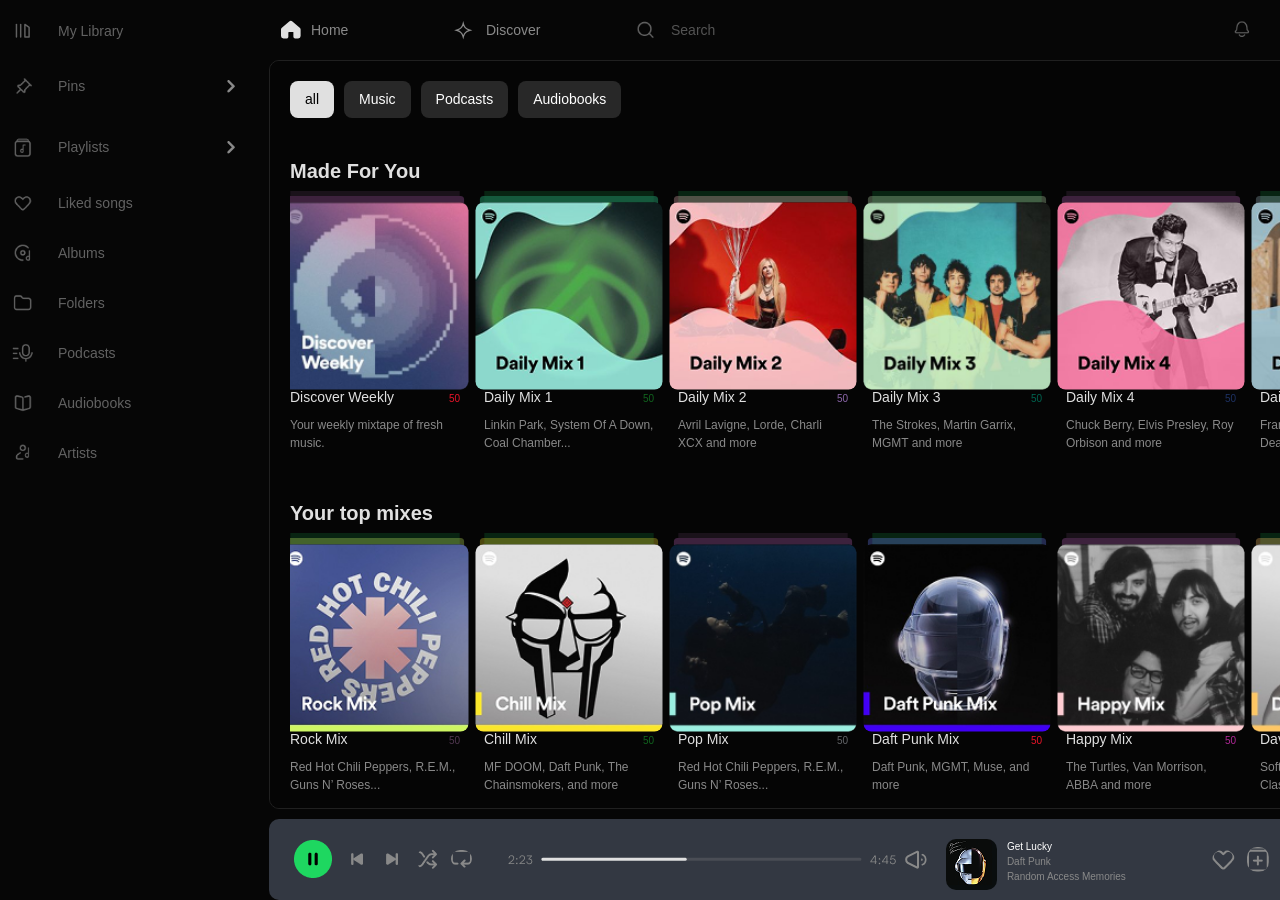
<file: index.html>
<!DOCTYPE html>
<html lang="en">

<head>
    <meta charset="UTF-8">
    <meta name="viewport" content="width=device-width, initial-scale=1.0">
    <title>Home</title>
    <link rel="stylesheet" href="./css/style.css">

</head>

<body>

    <div class="desktop-wrapper">

        <!--navigation-->
    <input type="checkbox" id="friends-toggle" style="display: none;">
    <header class="header">
        <nav class="nav">

            <ul class="nav__list">
                <li class="nav__item">
                    <a href="/index.html" class="nav__link">
                        <!-- <img class="nav__icon" src="./assets/header-icons/home-icon.png" alt="home-icon"> -->
                        <svg xmlns="http://www.w3.org/2000/svg" width="20" height="20" viewBox="0 0 23 21" fill="none">
                            <path
                                d="M1.17859 9.98612V17.4946C1.17859 18.4245 1.93244 19.1784 2.86237 19.1784H6.22994C6.79611 19.2071 7.27089 18.7557 7.27089 18.1888V13.2814C7.27089 12.3557 8.01812 11.6037 8.94378 11.5977L13.7313 11.5667C14.6655 11.5607 15.426 12.3163 15.426 13.2505V18.2717C15.426 18.7724 15.8319 19.1784 16.3326 19.1784H19.7002C20.6301 19.1784 21.384 18.4245 21.384 17.4946V9.98612C21.384 9.49083 21.1659 9.02066 20.7878 8.70074L12.3689 1.57704C11.7411 1.04583 10.8215 1.04583 10.1937 1.57704L1.77475 8.70074C1.39665 9.02066 1.17859 9.49083 1.17859 9.98612Z"
                                fill="#E0E0E0" stroke="#E0E0E0" stroke-width="2.3573" stroke-linecap="round"
                                stroke-linejoin="round" />
                        </svg>
                        <span class="nav__text"><b>Home</b></span>
                    </a>
                </li>

                <li class="nav__item">
                    <a href="/discovery.html" class="nav__link">
                        <!-- <img class="nav__icon" src="./assets/header-icons/Star-icon.png" alt="Star-icon"> -->

                        <svg xmlns="http://www.w3.org/2000/svg" width="25" height="25" viewBox="0 0 41 41" fill="none">
                            <path
                                d="M20.5903 29.5869C21.8159 25.2217 25.2271 21.8105 29.5923 20.585L31.3872 20.0811L29.5923 19.5771C25.2271 18.3516 21.8159 14.9404 20.5903 10.5752L20.0864 8.78027L19.5825 10.5752C18.357 14.9404 14.9457 18.3516 10.5806 19.5771L8.78564 20.0811L10.5806 20.585C14.9457 21.8105 18.357 25.2217 19.5825 29.5869L20.0864 31.3818L20.5903 29.5869Z"
                                stroke="#898989" stroke-width="2" />
                        </svg>
                        <span class="nav__text">Discover</span>
                    </a>
                </li>

                <li class="nav__items">
                    <a href="/search.html" class="nav__link nav__btn">
                        <input type="text" name="search" placeholder="Search " class="nav__icon nav__text ">

                    </a>
                </li>
            </ul>

            <ul class="nav__list">
                <li class="nav__items">
                    <button href="#" class="nav__btn">
                        <img class="nav__icon" src="./assets/header-icons/notification-icon.png"
                            alt="notification-icon">

                    </button>
                </li>

                <li class="nav__items">
                    <button href="#" class="nav__btn">
                        <img class="nav__icon" src="./assets/header-icons/unlock-icon.png" alt="unlock-icon">

                    </button>
                </li>

                <!-- <li class="nav__item">
        <a href="#" class="nav__link">
          <img class="nav__icon" src="./assets/header-icons/friends-icon.png" alt="friends-icon">
         
        </a>
      </li> -->

                <li class="nav__items">
                    <label for="friends-toggle" class="nav__friends-trigger nav__btn">
                        <!-- <img class="nav__icon" src="./assets/header-icons/friends-icon.png" alt="Friends Activity"> -->
                        <svg xmlns="http://www.w3.org/2000/svg" width="30" height="30" viewBox="0 0 41 41" fill="none">
                            <path
                                d="M29.4 14.3136C29.4 16.1735 27.8922 17.6812 26.0324 17.6812C24.1725 17.6812 22.6648 16.1735 22.6648 14.3136C22.6648 12.4538 24.1725 10.946 26.0324 10.946C27.8922 10.946 29.4 12.4538 29.4 14.3136Z"
                                stroke="#898989" stroke-width="2.02054" />
                            <path
                                d="M19.113 23.4167L19.8628 22.9168C21.6898 21.6988 23.8365 21.0488 26.0324 21.0488C28.2282 21.0488 30.3749 21.6988 32.2019 22.9168L32.9517 23.4167C33.8885 24.0412 34.4513 25.0927 34.4513 26.2187V27.8962C34.4513 28.7641 33.7477 29.4677 32.8797 29.4677H26.0324H19.185C18.317 29.4677 17.6134 28.7641 17.6134 27.8962V26.2187C17.6134 25.0927 18.1762 24.0412 19.113 23.4167Z"
                                stroke="#898989" stroke-width="2.02054" stroke-linecap="round"
                                stroke-linejoin="round" />
                            <path
                                d="M17.9811 14.3136C17.9811 16.1735 16.4734 17.6812 14.6135 17.6812C12.7537 17.6812 11.246 16.1735 11.246 14.3136C11.246 12.4538 12.7537 10.946 14.6135 10.946C16.4734 10.946 17.9811 12.4538 17.9811 14.3136Z"
                                stroke="#898989" stroke-width="2.02054" />
                            <path
                                d="M14.6135 21.0488C12.4177 21.0488 10.271 21.6988 8.44398 22.9168L7.69419 23.4167C6.75734 24.0412 6.19461 25.0927 6.19461 26.2187V27.8962C6.19461 28.7641 6.89821 29.4677 7.76614 29.4677H13.8271"
                                stroke="#898989" stroke-width="2.02054" stroke-linecap="round"
                                stroke-linejoin="round" />
                        </svg>
                    </label>
                </li>

                <li class="nav__items">
                    <button href="#" class="nav__btn">
                        <img class="nav__icon" src="./assets/header-icons/settings-icon.png" alt="settings-icon">

                    </button>
                </li>

                <li class="nav__items">
                    <button href="#" class="nav__btn">
                        <img class="nav__icon" src="./assets/header-icons/dark-mode-icon.png" alt="dark-mode-icon">

                    </button>
                </li>
            </ul>

        </nav>
    </header>
    <!--left side-bar-->
    <aside class="sidebar">
        <nav class="nav-aside" aria-label="Main Navigation">
            <ul class="nav-aside__list">

                <li class="nav-aside__item">
                    <a href="/library.html" class="nav-aside__link nav-aside__link--active">
                        <!-- <img class="nav-aside__icon" src="./assets/aside-icons/library-icon.png" alt="library" aria-hidden="true"> -->
                        <svg xmlns="http://www.w3.org/2000/svg" width="30" height="30" viewBox="0 0 41 41" fill="none">
                            <g clip-path="url(#clip0_11021_3266)">
                                <path d="M11.562 11.5621V28.849" stroke="#898989" stroke-width="2.02054"
                                    stroke-linecap="round" stroke-linejoin="round" />
                                <path d="M17.3242 11.5621V28.849" stroke="#898989" stroke-width="2.02054"
                                    stroke-linecap="round" stroke-linejoin="round" />
                                <path d="M23.0865 28.849V11.5621L28.8488 15.5514V28.849H23.0865Z" stroke="#898989"
                                    stroke-width="2.02054" stroke-linecap="round" stroke-linejoin="round" />
                            </g>
                            <defs>

                        </svg>
                        <span class="nav-aside__text">My Library</span>
                    </a>
                </li>

                <li class="nav-aside__item">
                    <a href="/search" class="nav-aside__link">
                        <img class="nav-aside__icon" src="./assets/aside-icons/pin-icon.png" alt="pin"
                            aria-hidden="true">
                        <span class="nav-aside__text">Pins</span>
                    </a>
                    <img class="nav-aside__vector" src="./assets/aside-icons/vector-icon.png" alt="vector">
                </li>

                <li class="nav-aside__item">
                    <a href="/library" class="nav-aside__link">
                        <img class="nav-aside__icon" src="./assets/aside-icons/playlist-icon.png" alt="playlist"
                            aria-hidden="true">
                        <span class="nav-aside__text">Playlists</span>
                    </a>
                    <img class="nav-aside__vector" src="./assets/aside-icons/vector-icon.png" alt="vector">
                </li>

                <li class="nav-aside__item">
                    <a href="/likedsongs.html" class="nav-aside__link">
                        <img class="nav-aside__icon" src="./assets/aside-icons/heart-icons.png" alt="heart"
                            aria-hidden="true">
                        <span class="nav-aside__text">Liked songs</span>
                    </a>
                </li>

                <li class="nav-aside__item">
                    <a href="/library" class="nav-aside__link">
                        <img class="nav-aside__icon" src="./assets/aside-icons/albums-icons.png" alt="albums"
                            aria-hidden="true">
                        <span class="nav-aside__text">Albums</span>
                    </a>
                </li>

                <li class="nav-aside__item">
                    <a href="/library" class="nav-aside__link">
                        <img class="nav-aside__icon" src="./assets/aside-icons/folders-icons.png" alt="folders"
                            aria-hidden="true">
                        <span class="nav-aside__text">Folders</span>
                    </a>
                </li>

                <li class="nav-aside__item">
                    <a href="/library" class="nav-aside__link">
                        <img class="nav-aside__icon" src="./assets/aside-icons/podcasts-icons.png" alt="Podcasts"
                            aria-hidden="true">
                        <span class="nav-aside__text">Podcasts</span>
                    </a>
                </li>

                <li class="nav-aside__item">
                    <a href="/library" class="nav-aside__link">
                        <img class="nav-aside__icon" src="./assets/aside-icons/audiobooks-icons.png" alt="Audiobooks"
                            aria-hidden="true">
                        <span class="nav-aside__text">Audiobooks</span>
                    </a>
                </li>

                <li class="nav-aside__item">
                    <a href="/library" class="nav-aside__link">
                        <img class="nav-aside__icon" src="./assets/aside-icons/artists-icons.png" alt="Artists"
                            aria-hidden="true">
                        <span class="nav-aside__text">Artists</span>
                    </a>
                </li>

            </ul>
        </nav>
    </aside>
    <!--right side-bar-->
    <aside class="friends-sidebar">
        <div class="friends-sidebar__header">
            <span class="friends-sidebar__title">Friend Activity</span>
            <div class="friends-sidebar__icons">
                <img src="./assets/aside-icons/addfriends-icons.png" class="friends-sidebar__icon" alt="addfriends">
                <label for="friends-toggle" class="friends-sidebar__close">✕</label>
            </div>

        </div>

        <div class="friends-sidebar__content">
            <div class="friend-item">
                <div class="friend-item__avatar">
                    <img src="./assets/aside-icons/friend1.png" alt="User">
                    <div class="friend-item__status-dot"></div>
                </div>

                <div class="friend-item__info">
                    <div class="friend-item__name">FriendlyMusicListener</div>
                    <div class="friend-item__details">
                        <span class="friend-item__icon"> <svg xmlns="http://www.w3.org/2000/svg" width="30" height="30"
                                viewBox="0 0 30 30" fill="none">
                                <path d="M10.4172 20.323V16.24M14.8715 20.323V9.55859M19.3257 20.323V13.6417"
                                    stroke="#1ED760" stroke-width="1.48475" stroke-linecap="round" />
                            </svg></span> <span class="friend-item__song">Goosebumps</span>
                        <span class="friend-item__separator">•</span>
                        <span class="friend-item__artist">Travis Scott</span>
                    </div>
                </div>
            </div>
            <div class="friend-item">
                <div class="friend-item__avatar">
                    <img src="./assets/aside-icons/friend2.png" alt="User">
                    <div class="friend-item__status-dot"></div>
                </div>

                <div class="friend-item__info">
                    <div class="friend-item__name">AverageMusicEnjoyer</div>
                    <div class="friend-item__details">
                        <span class="friend-item__icon"> <svg xmlns="http://www.w3.org/2000/svg" width="30" height="30"
                                viewBox="0 0 30 30" fill="none">
                                <path d="M10.4172 20.323V16.24M14.8715 20.323V9.55859M19.3257 20.323V13.6417"
                                    stroke="#1ED760" stroke-width="1.48475" stroke-linecap="round" />
                            </svg></span> <span class="friend-item__song">Get Lucky</span>
                        <span class="friend-item__separator">•</span>
                        <span class="friend-item__artist">Daft Punk</span>
                    </div>
                </div>
            </div>
            <div class="friend-item">
                <div class="friend-item__avatar">
                    <img src="./assets/aside-icons/friend3.png" alt="User">
                    <div class="friend-item__status-dot"></div>
                </div>

                <div class="friend-item__info">
                    <div class="friend-item__name">MusicEnthusiast</div>
                    <div class="friend-item__details">
                        <span>1h</span> <span class="friend-item__song">would he</span>
                        <span class="friend-item__separator">•</span>
                        <span class="friend-item__artist">joji</span>
                    </div>
                </div>
            </div>
            <div class="friend-item">
                <div class="friend-item__avatar">
                    <img src="./assets/aside-icons/friend4.png" alt="User">
                    <div class="friend-item__status-dot"></div>
                </div>

                <div class="friend-item__info">
                    <div class="friend-item__name">IListenToMusic56</div>
                    <div class="friend-item__details">
                        <span>6h</span> <span class="friend-item__song">Rockstar</span>
                        <span class="friend-item__separator">•</span>
                        <span class="friend-item__artist">Post Malone</span>
                    </div>
                </div>
            </div>



        </div>
    </aside>

    <label for="friends-toggle" class="friends-overlay"></label>

    <main class="main-content">
        <section class="main-hdr">
            <div class="main-hdr">
                <button class="main-hdr__btn">
                    all
                </button>
                <button class="main-hdr__btn">
                    Music
                </button>
                <button class="main-hdr__btn">
                    Podcasts
                </button>
                <button class="main-hdr__btn">
                    Audiobooks
                </button>
            </div>

            <img src="./assets/icon/Layoutcontrol.png" alt="Layout control">

        </section>
        <h1 class="hidden"></h1>
        <section class="category">
            <!--Made For You category section and action buttons -->
            <div class="category__hdr">
                <h2 class="category__title">Made For You</h2>
                <div class="category__action">

                    <a href="#first-card-MFY" class="category-left-arrow"><img src="./assets/icon/Arrow-Left.png"
                            alt="Arrow Left"></a>

                    <a href="#last-card-MFY" class="category-right-arrow"><img src="./assets/icon/Arrow-Right.png"
                            alt="Arrow Right"></a>
                    <button class="category__btn">
                        <img src="./assets/icon/More.png" alt="More">
                    </button>
                </div>
            </div>

            <!-- "made for you" cards section -->
            <div class="category__body slider">
                <div class="category__card" id="first-card-MFY">
                    <div class="category__cover category__cover_discover">
                        <img class="play" src="./assets/icon/Play_green.png" alt="Play">
                    </div>
                    <div class="category__title-group">
                        <h3 class="category__card-title">
                            Discover Weekly
                        </h3>
                        <span class="text-color_metal">50</span>
                    </div>
                    <p class="category__content">
                        Your weekly mixtape of fresh music.
                    </p>
                </div>
                <div class="category__card">
                    <div class="category__cover category__cover_DailyMix1">
                        <img class="play" src="./assets/icon/Play_green.png" alt="Play">
                    </div>
                    <div class="category__title-group">
                        <h3 class="category__card-title">
                            Daily Mix 1
                        </h3>
                        <span class="text-color_pop"> 50</span>
                    </div>
                    <p class="category__content">
                        Linkin Park, System Of A Down, Coal Chamber...
                    </p>
                </div>
                <div class="category__card">
                    <div class="category__cover category__cover_DailyMix2">
                        <img class="play" src="./assets/icon/Play_green.png" alt="Play">
                    </div>
                    <div class="category__title-group">
                        <h3 class="category__card-title">
                            Daily Mix 2
                        </h3>
                        <span class="text-color_charts">50</span>
                    </div>
                    <p class="category__content">
                        Avril Lavigne, Lorde, Charli XCX and more
                    </p>
                </div>
                <div class="category__card">
                    <div class="category__cover category__cover_DailyMix3">
                        <img class="play" src="./assets/icon/Play_green.png" alt="Play">
                    </div>
                    <div class="category__title-group">
                        <h3 class="category__card-title">
                            Daily Mix 3
                        </h3>
                        <span class="text-color_rock">50</span>
                    </div>
                    <p class="category__content">
                        The Strokes, Martin Garrix, MGMT and more
                    </p>
                </div>
                <div class="category__card">
                    <div class="category__cover category__cover_DailyMix4">
                        <img class="play" src="./assets/icon/Play_green.png" alt="Play">
                    </div>
                    <div class="category__title-group">
                        <h3 class="category__card-title">
                            Daily Mix 4
                        </h3>
                        <span class="text-color_punk">50</span>
                    </div>
                    <p class="category__content">
                        Chuck Berry, Elvis Presley, Roy Orbison and more
                    </p>
                </div>
                <div class="category__card">
                    <div class="category__cover category__cover_DailyMix6">
                        <img class="play" src="./assets/icon/Play_green.png" alt="Play">
                    </div>
                    <div class="category__title-group">
                        <h3 class="category__card-title">
                            Daily Mix 5
                        </h3>
                        <span class="text-color_new">50</span>
                    </div>
                    <p class="category__content">
                        Frank Sinatra, Gerhard Trede, Dean Martin and more
                    </p>
                </div>
                <div class="category__card">
                    <div class="category__cover category__cover_Nirvana">
                        <img class="play" src="./assets/icon/Play_green.png" alt="Play">
                    </div>
                    <div class="category__title-group">
                        <h3 class="category__card-title">
                            Nirvana Radio
                        </h3>
                        <span class="text-color_trending">50</span>
                    </div>
                    <p class="category__content">
                        The Strokes, Martin Garrix, MGMT and more
                    </p>
                </div>
                <div class="category__card" id="last-card-MFY">
                    <div class="category__cover category__cover_MixOutBoy">
                        <img class="play" src="./assets/icon/Play_green.png" alt="Play">
                    </div>
                    <div class="category__title-group">
                        <h3 class="category__card-title">
                            Fall Out Boy Radio
                        </h3>
                        <span class="text-color_instrumental">50</span>
                    </div>
                    <p class="category__content">
                        With Panic! At The Disco, The All-American Rejects,...
                    </p>
                </div>
            </div>

        </section>

        <section class="category">
            <!--Your top mixes category section and action buttons -->
            <div class="category__hdr">
                <h2 class="category__title">Your top mixes</h2>
                <div class="category__action">

                    <a href="#first-card-YTM" class="category-left-arrow"><img src="./assets/icon/Arrow-Left.png"
                            alt="Arrow Left"></a>

                    <a href="#last-card-YTM" class="category-right-arrow"><img src="./assets/icon/Arrow-Right.png"
                            alt="Arrow Right"></a>
                    <button class="category__btn">
                        <img src="./assets/icon/More.png" alt="More">
                    </button>
                </div>
            </div>
            <!-- Your top mixes cards section -->
            <div class="category__body slider">
                <div class="category__card" id="first-card-YTM">
                    <div class="category__cover category__cover_RockMix">
                        <img class="play" src="./assets/icon/Play_green.png" alt="Play">
                    </div>
                    <div class="category__title-group">
                        <h3 class="category__card-title">
                            Rock Mix
                        </h3>
                        <span class="text-color_hiphop">50</span>
                    </div>
                    <p class="category__content">
                        Red Hot Chili Peppers, R.E.M., Guns N’ Roses...
                    </p>
                </div>
                <div class="category__card">
                    <div class="category__cover category__cover_ChillMix">
                        <img class="play" src="./assets/icon/Play_green.png" alt="Play">
                    </div>
                    <div class="category__title-group">
                        <h3 class="category__card-title">
                            Chill Mix
                        </h3>
                        <span class="text-color_pop">50</span>
                    </div>
                    <p class="category__content">
                        MF DOOM, Daft Punk, The Chainsmokers, and more
                    </p>
                </div>
                <div class="category__card">
                    <div class="category__cover category__cover_PopMix">
                        <img class="play" src="./assets/icon/Play_green.png" alt="Play">
                    </div>
                    <div class="category__title-group">
                        <h3 class="category__card-title">
                            Pop Mix
                        </h3>
                        <span class="text-color_spotysingle">50</span>
                    </div>
                    <p class="category__content">
                        Red Hot Chili Peppers, R.E.M., Guns N’ Roses...
                    </p>
                </div>
                <div class="category__card">
                    <div class="category__cover category__cover_DraftPunkMix">
                        <img class="play" src="./assets/icon/Play_green.png" alt="Play">
                    </div>
                    <div class="category__title-group">
                        <h3 class="category__card-title">
                            Daft Punk Mix
                        </h3>
                        <span class="text-color_metal">50</span>
                    </div>
                    <p class="category__content">
                        Daft Punk, MGMT, Muse, and more
                    </p>
                </div>
                <div class="category__card">
                    <div class="category__cover category__cover_HappyMix">
                        <img class="play" src="./assets/icon/Play_green.png" alt="Play">
                    </div>
                    <div class="category__title-group">
                        <h3 class="category__card-title">
                            Happy Mix
                        </h3>
                        <span class="text-color_trending">50</span>
                    </div>
                    <p class="category__content">
                        The Turtles, Van Morrison, ABBA and more
                    </p>
                </div>
                <div class="category__card">
                    <div class="category__cover category__cover_DavidBowieMix">
                        <img class="play" src="./assets/icon/Play_green.png" alt="Play">
                    </div>
                    <div class="category__title-group">
                        <h3 class="category__card-title">
                            David Bowie Mix
                        </h3>
                        <span class="text-color_new">50</span>
                    </div>
                    <p class="category__content">
                        Soft Cell, The Who and The Clash
                    </p>
                </div>
                <div class="category__card">
                    <div class="category__cover category__cover_UpbeatMix">
                        <img class="play" src="./assets/icon/Play_green.png" alt="Play">
                    </div>
                    <div class="category__title-group">
                        <h3 class="category__card-title">
                            Upbeat Mix
                        </h3>
                        <span class="text-color_punk">50</span>
                    </div>
                    <p class="category__content">
                        Kylie Minogue, Charli XCX, Cage The Elephant and...
                    </p>
                </div>
                <div class="category__card" id="last-card-YTM">
                    <div class="category__cover category__cover_60sMix">
                        <img class="play" src="./assets/icon/Play_green.png" alt="Play">
                    </div>
                    <div class="category__title-group">
                        <h3 class="category__card-title">
                            60s Mix
                        </h3>
                        <span class="text-color_hiphop">50</span>
                    </div>
                    <p class="category__content">
                        Chuck Berry, Skeeter David, Van Morrison and...
                    </p>
                </div>
            </div>

        </section>

        <section class="category">
            <!--Your favorite artists category section and action buttons -->
            <div class="category__hdr">
                <h2 class="category__title">Your top mixes</h2>
                <div class="category__action">

                    <a href="#first-card-YFA" class="category-left-arrow"><img src="./assets/icon/Arrow-Left.png"
                            alt="Arrow Left"></a>

                    <a href="#last-card-YFA" class="category-right-arrow"><img src="./assets/icon/Arrow-Right.png"
                            alt="Arrow Right"></a>
                    <button class="category__btn">
                        <img src="./assets/icon/More.png" alt="More">
                    </button>
                </div>
            </div>
            <!-- Your favorite artists cards section -->
            <div class="category__body slider">
                <div class="category__card" id="first-card-YFA"> <!--id connected with left arrow-->
                    <div class="category__cover category__cover_GunsnRoses-YTM">
                        <img class="play" src="./assets/icon/Play_green.png" alt="Play">
                    </div>
                    <div class="category__title-group">
                        <h3 class="category__card-title">
                            Guns'n Roses
                        </h3>
                        <span class="text-color_new">50</span>
                    </div>
                    <p class="category__content">
                        Red Hot Chili Peppers, R.E.M., Guns N’ Roses...
                    </p>
                </div>
                <div class="category__card">
                    <div class="category__cover category__cover_DraftPunkMix-YTM">
                        <img class="play" src="./assets/icon/Play_green.png" alt="Play">
                    </div>
                    <div class="category__title-group">
                        <h3 class="category__card-title">
                            Daft Punk Mix
                        </h3>
                        <span class="text-color_country">50</span>
                    </div>
                    <p class="category__content">
                        Daft Punk, MGMT, Muse, and more
                    </p>
                </div>
                <div class="category__card" id="last-card-YFA"> <!--id connected with right arrow-->
                    <div class="category__cover category__cover_DavidBowieMix-YTM">
                        <img class="play" src="./assets/icon/Play_green.png" alt="Play">
                    </div>
                    <div class="category__title-group">
                        <h3 class="category__card-title">
                            David Bowie Mix
                        </h3>
                        <span class="text-color_pop">50</span>
                    </div>
                    <p class="category__content">
                        Soft Cell, The Who and The Clash
                    </p>
                </div>

            </div>

        </section>
    </main>


    <footer class="main-footer">
        <div class="music-bar">
            <div class="functional-side">
                <div class="controls-left">
                    <img class="icon-size" src="./assets/footer-images/greenbutton.png" alt="play button">
                    <img class="icon-size" src="./assets/footer-images/left.png" alt="click left ">
                    <img class="icon-size" src="./assets/footer-images/right.png" alt="click right">
                    <img class="icon-size" src="./assets/footer-images/random.png" alt="random">
                    <img class="icon-size" src="./assets/footer-images/return.png" alt="return">
                </div>
                <div class="progress-part">
                    <img src="./assets/footer-images/Group37.png" alt="music line">
                    <img src="./assets/footer-images/volume.png" alt="volume">
                    <div class="album-box">
                        <img src="./assets/footer-images/Rectangle6.png" alt="album photo">
                        <div class="album-box-title">
                            <h3>Get Lucky</h3>
                            <p>Daft Punk</p>
                            <p>Random Access Memories</p>
                        </div>
                    </div>
                </div>
                <div class="controls-right">
                    <img src="./assets/footer-images/like.png" alt="like button ">
                    <img src="./assets/footer-images/add.png" alt=" add playlist">
                    <img src="./assets/footer-images/Group60.png" alt="lyrics">
                    <img src="./assets/footer-images/Frame4(1).png" alt="device jam">
                    <img src="./assets/footer-images/Frame4(2).png" alt="other">
                    <img src="./assets/footer-images/Vector43.png" alt="break line">
                    <img src="./assets/footer-images/image19.png" alt="Blue circle">
                    <img src="./assets/footer-images/queue.png" alt="Queue">
                </div>

            </div>
        </div>
    </footer>
    </div>


    <div class="mobile-view">

        <div class="mobile-layout">
            <main class="mobileMain__content">
                <section class="mobileMain-hdr">
                    <div class="mobileMain-hdr__button">
                        <button class="mobileMain-hdr__btn">
                            Music
                        </button>
                        <button class="mobileMain-hdr__btn">
                            Podcasts
                        </button>
                        <button class="mobileMain-hdr__btn">
                            Audiobooks
                        </button>
                        <!-- <img class="mobileMain-hdr__img" src="./assets/icon/Layoutcontrol.png" alt="Layout control"> -->
                    </div>
                    <img class="mobileMain-hdr__img" src="./assets/icon/Layoutcontrol.png" alt="Layout control">


                </section>

                <section class="mobileCards">
                    <h1></h1>
                    <div class="mobileCards__card">
                        <img class="mobileCards-cover" src="./assets/image/MobileImage/ram.png"
                            alt="Random Access Memory">
                        <div class="mobileCards__content">
                            <h2 class="mobileCards__title">Get Lucky (feat. Pharrell Williams and Nile Rodgers)</h2>
                            <p class="mobileCards__artist">Daft Punk</p>
                        </div>
                    </div>

                    <div class="mobileCards__card">
                        <img class="mobileCards-cover" src="./assets/image/MobileImage/dailyMix2.png" alt="DailyMix2">
                        <div class="mobileCards__content">
                            <h2 class="mobileCards__title">Daily Mix 2</h2>
                            <!-- <p class=".mobileCards__artist">Daft Punk</p> -->
                        </div>
                    </div>

                    <div class="mobileCards__card">
                        <img class="mobileCards-cover" src="./assets/image/MobileImage/DailyMix1.png" alt="DailyMix1">
                        <div class="mobileCards__content">
                            <h2 class="mobileCards__title">Daily Mix 1</h2>
                            <!-- <p class=".mobileCards__artist">Daft Punk</p> -->
                        </div>
                    </div>

                    <div class="mobileCards__card">
                        <img class="mobileCards-cover" src="./assets/image/MobileImage/ram.png"
                            alt="Random Access Memory">
                        <div class="mobileCards__content">
                            <h2 class="mobileCards__title">Instant Crush</h2>
                            <p class="mobileCards__artist">Daft Punk</p>
                        </div>
                    </div>

                    <div class="mobileCards__card">
                        <img class="mobileCards-cover" src="./assets/image/MobileImage/ram.png"
                            alt="Random Access Memory">
                        <div class="mobileCards__content">
                            <h2 class="mobileCards__title">Around the world</h2>
                            <p class="mobileCards__artist">Daft Punk</p>
                        </div>
                    </div>

                    <div class="mobileCards__card">
                        <img class="mobileCards-cover" src="./assets/image/MobileImage/RockMix.png" alt="RockMix">
                        <div class="mobileCards__content">
                            <h2 class="mobileCards__title">Rock Mix</h2>
                            <!-- <p class=".mobileCards__artist">Daft Punk</p> -->
                        </div>
                    </div>
                </section>

                <!-- "Made For You" category section -->
                <section class="MobileCat">
                    <h3 class="MobileCat__title">
                        Made For You
                    </h3>
                    <!-- "made for you" cards section -->
                    <div class="MobileCat__body slider">
                        <div class="MobileCat__card" id="first-card-MFY">
                            <div class="MobileCat__cover_discovery">
                                <!-- <img class="play" src="./assets/icon/Play_green.png" alt="Play"> -->
                            </div>

                            <div class="MobileCat__title-group">
                                <h3 class="MobileCat__card-title">
                                    Discover Weekly
                                </h3>
                                <span class="">50</span>
                            </div>
                            <p class="MobileCat__content">
                                Your weekly mixtape of fresh music.
                            </p>
                        </div>

                        <div class="MobileCat__card">
                            <div class="MobileCat__cover MobileCat__cover_DailyMix1">
                                <!-- <img class="play" src="./assets/icon/Play_green.png" alt="Play"> -->
                            </div>
                            <div class="MobileCat__title-group">
                                <h3 class="MobileCat__card-title">
                                    Daily Mix 1
                                </h3>
                                <span>50</span>
                            </div>
                            <p class="MobileCat__content">
                                Linkin Park, System Of A Down, Coal Chamber...
                            </p>
                        </div>
                        
                         <div class="MobileCat__card">
                            <div class="MobileCat__cover MobileCat__cover_DailyMix2">
                                <!-- <img class="play" src="./assets/icon/Play_green.png" alt="Play"> -->
                            </div>
                            <div class="MobileCat__title-group">
                                <h3 class="MobileCat__card-title">
                                    Daily Mix 2
                                </h3>
                                <span>50</span>
                            </div>
                            <p class="MobileCat__content">
                                Avril Lavigne, Lorde, Charli XCX and more
                            </p>
                        </div>
                    </div>

                </section>

                <!-- "Your top Mixes" category section -->
                <section class="MobileCat">
                    <h3 class="MobileCat__title">
                        Your top mixes
                    </h3>
                    <!-- "Your top Mixes" cards section -->
                    <div class="MobileCat__body slider">
                        <div class="MobileCat__card">
                            <div class="MobileCat__cover_RockMix">
                                <!-- <img class="play" src="./assets/icon/Play_green.png" alt="Play"> -->
                            </div>

                            <div class="MobileCat__title-group">
                                <h3 class="MobileCat__card-title">
                                    Discover Weekly
                                </h3>
                                <span class="">50</span>
                            </div>
                            <p class="MobileCat__content">
                                Your weekly mixtape of fresh music.
                            </p>
                        </div>

                        <div class="MobileCat__card">
                            <div class="MobileCat__cover MobileCat__cover_ChillMix">
                                <!-- <img class="play" src="./assets/icon/Play_green.png" alt="Play"> -->
                            </div>
                            <div class="MobileCat__title-group">
                                <h3 class="MobileCat__card-title">
                                    Daily Mix 1
                                </h3>
                                <span>50</span>
                            </div>
                            <p class="MobileCat__content">
                                Linkin Park, System Of A Down, Coal Chamber...
                            </p>
                        </div>
                       
                         <div class="MobileCat__card">
                            <div class="MobileCat__cover MobileCat__cover_PopMix">
                                <!-- <img class="play" src="./assets/icon/Play_green.png" alt="Play"> -->
                            </div>
                            <div class="MobileCat__title-group">
                                <h3 class="MobileCat__card-title">
                                    Daily Mix 2
                                </h3>
                                <span>50</span>
                            </div>
                            <p class="MobileCat__content">
                                Avril Lavigne, Lorde, Charli XCX and more
                            </p>
                        </div>
                    </div>
                </section>

            </main>
             <footer>
               <div class="mobile-footer">
                    <div class="album-box">
                         <div class="mobileCards__footer">
                        <img class="mobileCards-cover" src="./assets/image/MobileImage/ram.png"
                            alt="Random Access Memory">
                        <div class="mobileCards__content">
                            <h2 class="mobileCards__title">Get Lucky (feat. Pharrell Williams and Nile Rodgers)</h2>
                            <p class="mobileCards__artist">Daft Punk</p>
                        </div>
                    </div>
                        <div class="album-box__icons">
                        <svg xmlns="http://www.w3.org/2000/svg" width="41" height="41" viewBox="0 0 41 41" fill="none">
                        <path d="M28.0942 18.2343C29.3511 18.9599 29.3511 20.774 28.0942 21.4997L18.1966 27.2141C16.9398 27.9397 15.3687 27.0327 15.3687 25.5814L15.3687 14.1526C15.3687 12.7013 16.9398 11.7943 18.1966 12.5199L28.0942 18.2343Z" fill="#898989"/>
                        </svg>

                        <svg xmlns="http://www.w3.org/2000/svg" width="41" height="41" viewBox="0 0 41 41" fill="none">
                        <rect width="20" height="20" rx="3" transform="matrix(1 0 0 -1 9.82703 31.3296)" stroke="#898989" stroke-width="2" stroke-linejoin="round"/>
                        <path d="M11.827 11.3296H27.827C27.827 9.67274 26.4839 8.32959 24.827 8.32959H14.827C13.1702 8.32959 11.827 9.67274 11.827 11.3296Z" stroke="#898989" stroke-width="1.5" stroke-linejoin="round"/>
                        <path d="M15.827 21.3296H19.827M23.827 21.3296H19.827M19.827 21.3296V17.3296M19.827 21.3296V25.3296" stroke="#898989" stroke-width="2.02054" stroke-linecap="round" stroke-linejoin="round"/>
                        </svg>

                    </div>
                        
                    </div>
                    
               </div>
                    

                
             </footer>
            <nav class="mobile-navigation" >
                <section class="mobile-navigation__list" >
                    <div class="mobile-navigation__content">
                         <svg class="mobile-navigation__svg" xmlns="http://www.w3.org/2000/svg" width="21" height="21" viewBox="0 0 23 21" fill="none">
                        <path d="M1.17865 9.98612V17.4946C1.17865 18.4245 1.93251 19.1784 2.86243 19.1784H6.23C6.79618 19.2071 7.27095 18.7557 7.27095 18.1888V13.2814C7.27095 12.3557 8.01818 11.6037 8.94384 11.5977L13.7314 11.5667C14.6655 11.5607 15.426 12.3163 15.426 13.2505V18.2717C15.426 18.7724 15.832 19.1784 16.3327 19.1784H19.7003C20.6302 19.1784 21.3841 18.4245 21.3841 17.4946V9.98612C21.3841 9.49083 21.166 9.02066 20.7879 8.70074L12.369 1.57704C11.7412 1.04583 10.8215 1.04583 10.1937 1.57704L1.77481 8.70074C1.39671 9.02066 1.17865 9.49083 1.17865 9.98612Z" fill="#898989" stroke="#898989" stroke-width="2.3573" stroke-linecap="round" stroke-linejoin="round"/>
                        </svg>
                        <a class="mobile-navigation__title">Home</a>
                    </div>
                    <div class="mobile-navigation__content">
                        <svg class="mobile-navigation__svg" width="23" height="23" viewBox="0 0 41 41" fill="none" xmlns="http://www.w3.org/2000/svg">
                        <path d="M20.5903 29.5869C21.8159 25.2217 25.2271 21.8105 29.5923 20.585L31.3872 20.0811L29.5923 19.5771C25.2271 18.3516 21.8159 14.9404 20.5903 10.5752L20.0864 8.78027L19.5825 10.5752C18.357 14.9404 14.9457 18.3516 10.5806 19.5771L8.78564 20.0811L10.5806 20.585C14.9457 21.8105 18.357 25.2217 19.5825 29.5869L20.0864 31.3818L20.5903 29.5869Z" stroke="#898989" stroke-width="2"/>
                        </svg>
                        <a class="mobile-navigation__title">Discover</a>
                    </div>
                    <div class="mobile-navigation__content">
                        <svg class="mobile-navigation__svg" xmlns="http://www.w3.org/2000/svg" width="25" height="25" viewBox="0 0 41 41" fill="none">
                        <path d="M24.7356 24.3607C26.2732 22.7923 27.2213 20.6437 27.2213 18.2738C27.2213 13.4713 23.3281 9.57812 18.5256 9.57812C13.7232 9.57812 9.82999 13.4713 9.82999 18.2738C9.82999 23.0763 13.7232 26.9694 18.5256 26.9694C20.9582 26.9694 23.1574 25.9706 24.7356 24.3607ZM24.7356 24.3607L29.83 29.5781" stroke="#898989" stroke-width="2.02054" stroke-linecap="round"/>
                        </svg>
                        <a class="mobile-navigation__title">Search</a>
                    </div>
                    <div class="mobile-navigation__content">
                        <svg class="mobile-navigation__svg" xmlns="http://www.w3.org/2000/svg" width="23" height="23" viewBox="0 0 41 41" fill="none">
                        <path d="M11.562 11.562V28.8489" stroke="#898989" stroke-width="2.02054" stroke-linecap="round" stroke-linejoin="round"/>
                        <path d="M17.3242 11.562V28.8489" stroke="#898989" stroke-width="2.02054" stroke-linecap="round" stroke-linejoin="round"/>
                        <path d="M23.0865 28.8489V11.562L28.8488 15.5513V28.8489H23.0865Z" stroke="#898989" stroke-width="2.02054" stroke-linecap="round" stroke-linejoin="round"/>
                        </svg>
                        <a class="mobile-navigation__title">Library</a>
                    </div>
                    <div class="mobile-navigation__content">
                        <svg class="mobile-navigation__svg" xmlns="http://www.w3.org/2000/svg" width="23" height="21" viewBox="0 0 24 26" fill="none">
                        <path d="M15.1541 6.73524C15.1541 8.5951 13.6464 10.1028 11.7865 10.1028C9.92666 10.1028 8.41895 8.5951 8.41895 6.73524C8.41895 4.87539 9.92666 3.36768 11.7865 3.36768C13.6464 3.36768 15.1541 4.87539 15.1541 6.73524Z" stroke="#898989" stroke-width="2.02054"/>
                        <path d="M4.86713 15.8381L5.61692 15.3382C7.44395 14.1202 9.59065 13.4702 11.7865 13.4702C13.9823 13.4702 16.129 14.1202 17.956 15.3382L18.7058 15.8381C19.6427 16.4626 20.2054 17.5141 20.2054 18.6401V20.3176C20.2054 21.1855 19.5018 21.8891 18.6339 21.8891H11.7865H4.93909C4.07115 21.8891 3.36755 21.1855 3.36755 20.3176V18.64C3.36755 17.5141 3.93028 16.4626 4.86713 15.8381Z" stroke="#898989" stroke-width="2.02054" stroke-linecap="round" stroke-linejoin="round"/>
                        </svg>
                        <a class="mobile-navigation__title">Me</a>
                    </div>
                </section>
            </nav>
        </div>
       
    </div>



</body>

</html>
</file>
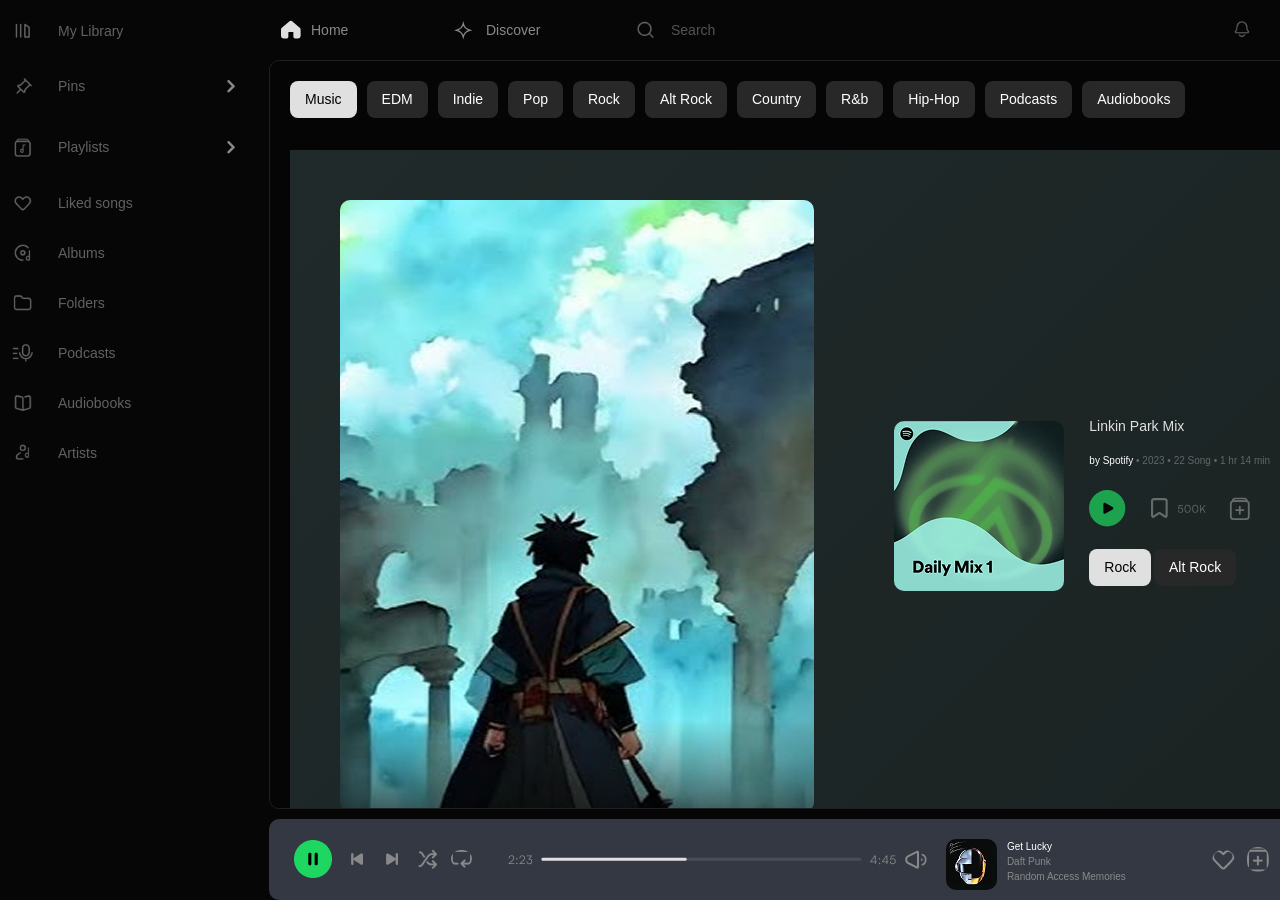
<file: discovery.html>
<!DOCTYPE html>
<html lang="en">

<head>
    <meta charset="UTF-8">
    <meta name="viewport" content="width=device-width, initial-scale=1.0">
    <title>Home</title>
    <link rel="stylesheet" href="./css/style.css">

</head>

<body>

    <div class="desktop-wrapper">

        <!--navigation-->
    <input type="checkbox" id="friends-toggle" style="display: none;">
    <header class="header">
        <nav class="nav">

            <ul class="nav__list">
                <li class="nav__item">
                    <a href="/index.html" class="nav__link">
                        <!-- <img class="nav__icon" src="./assets/header-icons/home-icon.png" alt="home-icon"> -->
                        <svg xmlns="http://www.w3.org/2000/svg" width="20" height="20" viewBox="0 0 23 21" fill="none">
                            <path
                                d="M1.17859 9.98612V17.4946C1.17859 18.4245 1.93244 19.1784 2.86237 19.1784H6.22994C6.79611 19.2071 7.27089 18.7557 7.27089 18.1888V13.2814C7.27089 12.3557 8.01812 11.6037 8.94378 11.5977L13.7313 11.5667C14.6655 11.5607 15.426 12.3163 15.426 13.2505V18.2717C15.426 18.7724 15.8319 19.1784 16.3326 19.1784H19.7002C20.6301 19.1784 21.384 18.4245 21.384 17.4946V9.98612C21.384 9.49083 21.1659 9.02066 20.7878 8.70074L12.3689 1.57704C11.7411 1.04583 10.8215 1.04583 10.1937 1.57704L1.77475 8.70074C1.39665 9.02066 1.17859 9.49083 1.17859 9.98612Z"
                                fill="#E0E0E0" stroke="#E0E0E0" stroke-width="2.3573" stroke-linecap="round"
                                stroke-linejoin="round" />
                        </svg>
                        <span class="nav__text"><b>Home</b></span>
                    </a>
                </li>

                <li class="nav__item">
                    <a href="/discovery.html" class="nav__link">
                        <!-- <img class="nav__icon" src="./assets/header-icons/Star-icon.png" alt="Star-icon"> -->

                        <svg xmlns="http://www.w3.org/2000/svg" width="25" height="25" viewBox="0 0 41 41" fill="none">
                            <path
                                d="M20.5903 29.5869C21.8159 25.2217 25.2271 21.8105 29.5923 20.585L31.3872 20.0811L29.5923 19.5771C25.2271 18.3516 21.8159 14.9404 20.5903 10.5752L20.0864 8.78027L19.5825 10.5752C18.357 14.9404 14.9457 18.3516 10.5806 19.5771L8.78564 20.0811L10.5806 20.585C14.9457 21.8105 18.357 25.2217 19.5825 29.5869L20.0864 31.3818L20.5903 29.5869Z"
                                stroke="#898989" stroke-width="2" />
                        </svg>
                        <span class="nav__text">Discover</span>
                    </a>
                </li>

                <li class="nav__items">
                    <a href="/search.html" class="nav__link nav__btn">
                        <input type="text" name="search" placeholder="Search " class="nav__icon nav__text ">

                    </a>
                </li>
            </ul>

            <ul class="nav__list">
                <li class="nav__items">
                    <button href="#" class="nav__btn">
                        <img class="nav__icon" src="./assets/header-icons/notification-icon.png"
                            alt="notification-icon">

                    </button>
                </li>

                <li class="nav__items">
                    <button href="#" class="nav__btn">
                        <img class="nav__icon" src="./assets/header-icons/unlock-icon.png" alt="unlock-icon">

                    </button>
                </li>

                <!-- <li class="nav__item">
        <a href="#" class="nav__link">
          <img class="nav__icon" src="./assets/header-icons/friends-icon.png" alt="friends-icon">
         
        </a>
      </li> -->

                <li class="nav__items">
                    <label for="friends-toggle" class="nav__friends-trigger nav__btn">
                        <!-- <img class="nav__icon" src="./assets/header-icons/friends-icon.png" alt="Friends Activity"> -->
                        <svg xmlns="http://www.w3.org/2000/svg" width="30" height="30" viewBox="0 0 41 41" fill="none">
                            <path
                                d="M29.4 14.3136C29.4 16.1735 27.8922 17.6812 26.0324 17.6812C24.1725 17.6812 22.6648 16.1735 22.6648 14.3136C22.6648 12.4538 24.1725 10.946 26.0324 10.946C27.8922 10.946 29.4 12.4538 29.4 14.3136Z"
                                stroke="#898989" stroke-width="2.02054" />
                            <path
                                d="M19.113 23.4167L19.8628 22.9168C21.6898 21.6988 23.8365 21.0488 26.0324 21.0488C28.2282 21.0488 30.3749 21.6988 32.2019 22.9168L32.9517 23.4167C33.8885 24.0412 34.4513 25.0927 34.4513 26.2187V27.8962C34.4513 28.7641 33.7477 29.4677 32.8797 29.4677H26.0324H19.185C18.317 29.4677 17.6134 28.7641 17.6134 27.8962V26.2187C17.6134 25.0927 18.1762 24.0412 19.113 23.4167Z"
                                stroke="#898989" stroke-width="2.02054" stroke-linecap="round"
                                stroke-linejoin="round" />
                            <path
                                d="M17.9811 14.3136C17.9811 16.1735 16.4734 17.6812 14.6135 17.6812C12.7537 17.6812 11.246 16.1735 11.246 14.3136C11.246 12.4538 12.7537 10.946 14.6135 10.946C16.4734 10.946 17.9811 12.4538 17.9811 14.3136Z"
                                stroke="#898989" stroke-width="2.02054" />
                            <path
                                d="M14.6135 21.0488C12.4177 21.0488 10.271 21.6988 8.44398 22.9168L7.69419 23.4167C6.75734 24.0412 6.19461 25.0927 6.19461 26.2187V27.8962C6.19461 28.7641 6.89821 29.4677 7.76614 29.4677H13.8271"
                                stroke="#898989" stroke-width="2.02054" stroke-linecap="round"
                                stroke-linejoin="round" />
                        </svg>
                    </label>
                </li>

                <li class="nav__items">
                    <button href="#" class="nav__btn">
                        <img class="nav__icon" src="./assets/header-icons/settings-icon.png" alt="settings-icon">

                    </button>
                </li>

                <li class="nav__items">
                    <button href="#" class="nav__btn">
                        <img class="nav__icon" src="./assets/header-icons/dark-mode-icon.png" alt="dark-mode-icon">

                    </button>
                </li>
            </ul>

        </nav>
    </header>
    <!--left side-bar-->
    <aside class="sidebar">
        <nav class="nav-aside" aria-label="Main Navigation">
            <ul class="nav-aside__list">

                <li class="nav-aside__item">
                    <a href="/library.html" class="nav-aside__link nav-aside__link--active">
                        <!-- <img class="nav-aside__icon" src="./assets/aside-icons/library-icon.png" alt="library" aria-hidden="true"> -->
                        <svg xmlns="http://www.w3.org/2000/svg" width="30" height="30" viewBox="0 0 41 41" fill="none">
                            <g clip-path="url(#clip0_11021_3266)">
                                <path d="M11.562 11.5621V28.849" stroke="#898989" stroke-width="2.02054"
                                    stroke-linecap="round" stroke-linejoin="round" />
                                <path d="M17.3242 11.5621V28.849" stroke="#898989" stroke-width="2.02054"
                                    stroke-linecap="round" stroke-linejoin="round" />
                                <path d="M23.0865 28.849V11.5621L28.8488 15.5514V28.849H23.0865Z" stroke="#898989"
                                    stroke-width="2.02054" stroke-linecap="round" stroke-linejoin="round" />
                            </g>
                            <defs>

                        </svg>
                        <span class="nav-aside__text">My Library</span>
                    </a>
                </li>

                <li class="nav-aside__item">
                    <a href="/search" class="nav-aside__link">
                        <img class="nav-aside__icon" src="./assets/aside-icons/pin-icon.png" alt="pin"
                            aria-hidden="true">
                        <span class="nav-aside__text">Pins</span>
                    </a>
                    <img class="nav-aside__vector" src="./assets/aside-icons/vector-icon.png" alt="vector">
                </li>

                <li class="nav-aside__item">
                    <a href="/library" class="nav-aside__link">
                        <img class="nav-aside__icon" src="./assets/aside-icons/playlist-icon.png" alt="playlist"
                            aria-hidden="true">
                        <span class="nav-aside__text">Playlists</span>
                    </a>
                    <img class="nav-aside__vector" src="./assets/aside-icons/vector-icon.png" alt="vector">
                </li>

                <li class="nav-aside__item">
                    <a href="/likedsongs.html" class="nav-aside__link">
                        <img class="nav-aside__icon" src="./assets/aside-icons/heart-icons.png" alt="heart"
                            aria-hidden="true">
                        <span class="nav-aside__text">Liked songs</span>
                    </a>
                </li>

                <li class="nav-aside__item">
                    <a href="/library" class="nav-aside__link">
                        <img class="nav-aside__icon" src="./assets/aside-icons/albums-icons.png" alt="albums"
                            aria-hidden="true">
                        <span class="nav-aside__text">Albums</span>
                    </a>
                </li>

                <li class="nav-aside__item">
                    <a href="/library" class="nav-aside__link">
                        <img class="nav-aside__icon" src="./assets/aside-icons/folders-icons.png" alt="folders"
                            aria-hidden="true">
                        <span class="nav-aside__text">Folders</span>
                    </a>
                </li>

                <li class="nav-aside__item">
                    <a href="/library" class="nav-aside__link">
                        <img class="nav-aside__icon" src="./assets/aside-icons/podcasts-icons.png" alt="Podcasts"
                            aria-hidden="true">
                        <span class="nav-aside__text">Podcasts</span>
                    </a>
                </li>

                <li class="nav-aside__item">
                    <a href="/library" class="nav-aside__link">
                        <img class="nav-aside__icon" src="./assets/aside-icons/audiobooks-icons.png" alt="Audiobooks"
                            aria-hidden="true">
                        <span class="nav-aside__text">Audiobooks</span>
                    </a>
                </li>

                <li class="nav-aside__item">
                    <a href="/library" class="nav-aside__link">
                        <img class="nav-aside__icon" src="./assets/aside-icons/artists-icons.png" alt="Artists"
                            aria-hidden="true">
                        <span class="nav-aside__text">Artists</span>
                    </a>
                </li>

            </ul>
        </nav>
    </aside>
    <!--right side-bar-->
    <aside class="friends-sidebar">
        <div class="friends-sidebar__header">
            <span class="friends-sidebar__title">Friend Activity</span>
            <div class="friends-sidebar__icons">
                <img src="./assets/aside-icons/addfriends-icons.png" class="friends-sidebar__icon" alt="addfriends">
                <label for="friends-toggle" class="friends-sidebar__close">✕</label>
            </div>

        </div>

        <div class="friends-sidebar__content">
            <div class="friend-item">
                <div class="friend-item__avatar">
                    <img src="./assets/aside-icons/friend1.png" alt="User">
                    <div class="friend-item__status-dot"></div>
                </div>

                <div class="friend-item__info">
                    <div class="friend-item__name">FriendlyMusicListener</div>
                    <div class="friend-item__details">
                        <span class="friend-item__icon"> <svg xmlns="http://www.w3.org/2000/svg" width="30" height="30"
                                viewBox="0 0 30 30" fill="none">
                                <path d="M10.4172 20.323V16.24M14.8715 20.323V9.55859M19.3257 20.323V13.6417"
                                    stroke="#1ED760" stroke-width="1.48475" stroke-linecap="round" />
                            </svg></span> <span class="friend-item__song">Goosebumps</span>
                        <span class="friend-item__separator">•</span>
                        <span class="friend-item__artist">Travis Scott</span>
                    </div>
                </div>
            </div>
            <div class="friend-item">
                <div class="friend-item__avatar">
                    <img src="./assets/aside-icons/friend2.png" alt="User">
                    <div class="friend-item__status-dot"></div>
                </div>

                <div class="friend-item__info">
                    <div class="friend-item__name">AverageMusicEnjoyer</div>
                    <div class="friend-item__details">
                        <span class="friend-item__icon"> <svg xmlns="http://www.w3.org/2000/svg" width="30" height="30"
                                viewBox="0 0 30 30" fill="none">
                                <path d="M10.4172 20.323V16.24M14.8715 20.323V9.55859M19.3257 20.323V13.6417"
                                    stroke="#1ED760" stroke-width="1.48475" stroke-linecap="round" />
                            </svg></span> <span class="friend-item__song">Get Lucky</span>
                        <span class="friend-item__separator">•</span>
                        <span class="friend-item__artist">Daft Punk</span>
                    </div>
                </div>
            </div>
            <div class="friend-item">
                <div class="friend-item__avatar">
                    <img src="./assets/aside-icons/friend3.png" alt="User">
                    <div class="friend-item__status-dot"></div>
                </div>

                <div class="friend-item__info">
                    <div class="friend-item__name">MusicEnthusiast</div>
                    <div class="friend-item__details">
                        <span>1h</span> <span class="friend-item__song">would he</span>
                        <span class="friend-item__separator">•</span>
                        <span class="friend-item__artist">joji</span>
                    </div>
                </div>
            </div>
            <div class="friend-item">
                <div class="friend-item__avatar">
                    <img src="./assets/aside-icons/friend4.png" alt="User">
                    <div class="friend-item__status-dot"></div>
                </div>

                <div class="friend-item__info">
                    <div class="friend-item__name">IListenToMusic56</div>
                    <div class="friend-item__details">
                        <span>6h</span> <span class="friend-item__song">Rockstar</span>
                        <span class="friend-item__separator">•</span>
                        <span class="friend-item__artist">Post Malone</span>
                    </div>
                </div>
            </div>



        </div>
    </aside>

    <label for="friends-toggle" class="friends-overlay"></label>

    <main class="main-content">
        <section class="main-hdr">
            <div class="main-hdr">

            
                <button class="main-hdr__btn">
                    Music
                </button>
                <button class="main-hdr__btn">
                    EDM
                </button>
                <button class="main-hdr__btn">
                    Indie
                </button>
                <button class="main-hdr__btn">
                    Pop
                </button>
                <button class="main-hdr__btn">
                    Rock
                </button>
                  <button class="main-hdr__btn">
                   Alt Rock
                </button>
                  <button class="main-hdr__btn">
                    Country
                </button>
                  <button class="main-hdr__btn">
                    R&b
                </button>
                  <button class="main-hdr__btn">
                    Hip-Hop
                </button>
                  <button class="main-hdr__btn">
                    Podcasts
                </button>
                <button class="main-hdr__btn">
                    Audiobooks
                </button>
            </div>

        </section>
        <section class="Linkin-Park-Mix">
        
                <img src="./assets/discovery.png" class="cover-photo">
            
            
           <div class="discovery-song">
                   <img class="rounded"  src="./assets/image/DailyMix1.png " alt="cover">
                <div class="discovery__wrapper">
                  <h2 class="category__title">Linkin Park Mix</h2>
                      <p>
                        <span class="friend-item__song">by Spotify</span>
                        <span class="friend-item__separator">•</span>
                       <span class="friend-item__artist">2023</span>
                        <span class="friend-item__separator">•</span>
                         <span class="friend-item__artist">22 Song</span>
                        <span class="friend-item__separator">•</span>
                        <span class="friend-item__artist">1 hr 14 min</span>
                      </p>
                        <div class="main-hdr__btns">
                            <svg  class="nav__btn" xmlns="http://www.w3.org/2000/svg" width="41" height="41" viewBox="0 0 41 41" fill="none">
                        <circle cx="20.2054" cy="20.2054" r="20.2054" fill="#1ED760"/>
                        <path d="M26.3289 18.8797C27.3494 19.4688 27.3494 20.9418 26.3289 21.5309L18.2927 26.1707C17.2722 26.7598 15.9966 26.0234 15.9966 24.845L15.9966 15.5656C15.9966 14.3872 17.2722 13.6508 18.2927 14.2399L26.3289 18.8797Z" fill="black"/>
                        </svg>

                        
                         <svg  class="nav__btn" xmlns="http://www.w3.org/2000/svg" width="73" height="41" viewBox="0 0 73 41" fill="none">
                        <path d="M12.3242 12.4008V28.7046C12.3242 29.648 13.3906 30.1967 14.1582 29.6484L19.0949 26.1222C19.9014 25.5461 20.9849 25.5461 21.7915 26.1222L26.7281 29.6484C27.4958 30.1967 28.5621 29.648 28.5621 28.7046V12.4008C28.5621 11.1196 27.5236 10.0811 26.2424 10.0811H14.6439C13.3628 10.0811 12.3242 11.1196 12.3242 12.4008Z" stroke="#898989" stroke-width="2.3197"/>
                        <path d="M43.8902 25.3493C42.1622 25.3493 41.0582 24.2693 41.0582 22.5773H41.9222C41.9222 23.8133 42.6782 24.5573 43.9022 24.5573C45.1982 24.5573 46.0382 23.6933 46.0382 22.4213C46.0382 21.2213 45.2582 20.2733 43.9022 20.2733C43.1102 20.2733 42.3902 20.6333 41.9222 21.1493L41.2382 20.9333L42.2702 16.6133H46.4222V17.4053H42.8942L42.2462 20.1053C42.7262 19.7213 43.3502 19.5053 44.0222 19.5053C45.8102 19.5053 46.9142 20.7893 46.9142 22.3973C46.9142 24.1253 45.6902 25.3493 43.8902 25.3493ZM48.4263 20.9093C48.4263 18.2453 49.7343 16.4453 51.8703 16.4453C53.9943 16.4453 55.3023 18.2453 55.3023 20.9093C55.3023 23.5853 54.0183 25.3613 51.8703 25.3613C49.7103 25.3613 48.4263 23.5853 48.4263 20.9093ZM49.2783 20.9093C49.2783 23.1413 50.2263 24.5813 51.8703 24.5813C53.5143 24.5813 54.4623 23.1413 54.4623 20.9093C54.4623 18.6653 53.5143 17.2373 51.8703 17.2373C50.2263 17.2373 49.2783 18.6653 49.2783 20.9093ZM56.9777 20.9093C56.9777 18.2453 58.2857 16.4453 60.4217 16.4453C62.5457 16.4453 63.8537 18.2453 63.8537 20.9093C63.8537 23.5853 62.5697 25.3613 60.4217 25.3613C58.2617 25.3613 56.9777 23.5853 56.9777 20.9093ZM57.8297 20.9093C57.8297 23.1413 58.7777 24.5813 60.4217 24.5813C62.0657 24.5813 63.0137 23.1413 63.0137 20.9093C63.0137 18.6653 62.0657 17.2373 60.4217 17.2373C58.7777 17.2373 57.8297 18.6653 57.8297 20.9093ZM66.7771 16.6133V21.7853L70.9171 16.6133H71.9491L69.0331 20.2493L71.9971 25.2053H70.9891L68.4691 20.9693L66.7771 23.0693V25.2053H65.9131V16.6133H66.7771Z" fill="#898989"/>
                        </svg>

                        <svg class="nav__btn" xmlns="http://www.w3.org/2000/svg" width="40" height="40" viewBox="0 0 40 40" fill="none">
                        <rect width="20" height="20" rx="3" transform="matrix(1 0 0 -1 9.82617 31.3298)" stroke="#898989" stroke-width="2" stroke-linejoin="round"/>
                        <path d="M11.8262 11.3298H27.8262C27.8262 9.67298 26.483 8.32983 24.8262 8.32983H14.8262C13.1693 8.32983 11.8262 9.67298 11.8262 11.3298Z" stroke="#898989" stroke-width="1.5" stroke-linejoin="round"/>
                        <path d="M15.8262 21.3298H19.8262M23.8262 21.3298H19.8262M19.8262 21.3298V17.3298M19.8262 21.3298V25.3298" stroke="#898989" stroke-width="2.02054" stroke-linecap="round" stroke-linejoin="round"/>
                        </svg>

                        <svg class="nav__btn" xmlns="http://www.w3.org/2000/svg" width="41" height="41" viewBox="0 0 41 41" fill="none">
                        <path d="M19.3622 11.7866H14.5915C13.0416 11.7866 11.7852 13.043 11.7852 14.5929C11.7852 16.1428 13.0416 17.3992 14.5915 17.3992H19.3622" stroke="#898989" stroke-width="2.3573" stroke-linecap="round"/>
                        <path d="M11.7852 23.0117L28.623 23.0117" stroke="#898989" stroke-width="2.3573" stroke-linecap="round" stroke-linejoin="round"/>
                        <path d="M11.7852 28.6245L28.623 28.6245" stroke="#898989" stroke-width="2.3573" stroke-linecap="round" stroke-linejoin="round"/>
                        <path d="M23.5723 14.3123H26.0979M28.6236 14.3123H26.0979M26.0979 14.3123V11.7866M26.0979 14.3123V16.838" stroke="#898989" stroke-width="2.02054" stroke-linecap="round" stroke-linejoin="round"/>
                        </svg>

                        <svg class="nav__btn" xmlns="http://www.w3.org/2000/svg" width="41" height="41" viewBox="0 0 41 41" fill="none">
                        <path d="M20.6897 22.0167V10.7406M20.6897 10.7406L16.0466 15.3837M20.6897 10.7406L25.3328 15.3837M28.981 20.3585V25.0016C28.981 26.4669 27.7931 27.6548 26.3278 27.6548L15.0516 27.6548C13.5863 27.6548 12.3984 26.4669 12.3984 25.0016V20.3585" stroke="#898989" stroke-width="2.02054" stroke-linecap="round" stroke-linejoin="round"/>
                        </svg>

                        <svg class="nav__btn" xmlns="http://www.w3.org/2000/svg" width="41" height="41" viewBox="0 0 41 41" fill="none">
                        <circle cx="11.7853" cy="20.2058" r="1.68378" fill="#898989"/>
                        <circle cx="20.2053" cy="20.2058" r="1.68378" fill="#898989"/>
                        <circle cx="28.6232" cy="20.2058" r="1.68378" fill="#898989"/>
                        </svg>
                       
                        

                    </div>
                    <div class="discovery__btn">
                            <button class="main-hdr__btn">
                                Rock
                            </button>
                            <button class="main-hdr__btn">
                            Alt Rock
                            </button>
                       </div>
                        


                </div>
            </div>
        </section>
        <section class="Get-Lucky">
            <img src="./assets/getlucky.png" class="cover-photo" alt="cover">
           <div class="discovery-song">
                 <img src="./assets/duftpunk.png" alt="cover">
                <div class="discovery__wrapper">
                  <h2 class="category__title">Linkin Park Mix</h2>
                      <p>
                        <span class="friend-item__song">by Spotify</span>
                        <span class="friend-item__separator">•</span>
                       <span class="friend-item__artist">2023</span>
                        <span class="friend-item__separator">•</span>
                         <span class="friend-item__artist">22 Song</span>
                        <span class="friend-item__separator">•</span>
                        <span class="friend-item__artist">1 hr 14 min</span>
                      </p>
                        <div class="main-hdr__btns">
                            <svg  class="nav__btn" xmlns="http://www.w3.org/2000/svg" width="41" height="41" viewBox="0 0 41 41" fill="none">
                        <circle cx="20.2054" cy="20.2054" r="20.2054" fill="#1ED760"/>
                        <path d="M26.3289 18.8797C27.3494 19.4688 27.3494 20.9418 26.3289 21.5309L18.2927 26.1707C17.2722 26.7598 15.9966 26.0234 15.9966 24.845L15.9966 15.5656C15.9966 14.3872 17.2722 13.6508 18.2927 14.2399L26.3289 18.8797Z" fill="black"/>
                        </svg>

                        
                         <svg  class="nav__btn" xmlns="http://www.w3.org/2000/svg" width="73" height="41" viewBox="0 0 73 41" fill="none">
                        <path d="M12.3242 12.4008V28.7046C12.3242 29.648 13.3906 30.1967 14.1582 29.6484L19.0949 26.1222C19.9014 25.5461 20.9849 25.5461 21.7915 26.1222L26.7281 29.6484C27.4958 30.1967 28.5621 29.648 28.5621 28.7046V12.4008C28.5621 11.1196 27.5236 10.0811 26.2424 10.0811H14.6439C13.3628 10.0811 12.3242 11.1196 12.3242 12.4008Z" stroke="#898989" stroke-width="2.3197"/>
                        <path d="M43.8902 25.3493C42.1622 25.3493 41.0582 24.2693 41.0582 22.5773H41.9222C41.9222 23.8133 42.6782 24.5573 43.9022 24.5573C45.1982 24.5573 46.0382 23.6933 46.0382 22.4213C46.0382 21.2213 45.2582 20.2733 43.9022 20.2733C43.1102 20.2733 42.3902 20.6333 41.9222 21.1493L41.2382 20.9333L42.2702 16.6133H46.4222V17.4053H42.8942L42.2462 20.1053C42.7262 19.7213 43.3502 19.5053 44.0222 19.5053C45.8102 19.5053 46.9142 20.7893 46.9142 22.3973C46.9142 24.1253 45.6902 25.3493 43.8902 25.3493ZM48.4263 20.9093C48.4263 18.2453 49.7343 16.4453 51.8703 16.4453C53.9943 16.4453 55.3023 18.2453 55.3023 20.9093C55.3023 23.5853 54.0183 25.3613 51.8703 25.3613C49.7103 25.3613 48.4263 23.5853 48.4263 20.9093ZM49.2783 20.9093C49.2783 23.1413 50.2263 24.5813 51.8703 24.5813C53.5143 24.5813 54.4623 23.1413 54.4623 20.9093C54.4623 18.6653 53.5143 17.2373 51.8703 17.2373C50.2263 17.2373 49.2783 18.6653 49.2783 20.9093ZM56.9777 20.9093C56.9777 18.2453 58.2857 16.4453 60.4217 16.4453C62.5457 16.4453 63.8537 18.2453 63.8537 20.9093C63.8537 23.5853 62.5697 25.3613 60.4217 25.3613C58.2617 25.3613 56.9777 23.5853 56.9777 20.9093ZM57.8297 20.9093C57.8297 23.1413 58.7777 24.5813 60.4217 24.5813C62.0657 24.5813 63.0137 23.1413 63.0137 20.9093C63.0137 18.6653 62.0657 17.2373 60.4217 17.2373C58.7777 17.2373 57.8297 18.6653 57.8297 20.9093ZM66.7771 16.6133V21.7853L70.9171 16.6133H71.9491L69.0331 20.2493L71.9971 25.2053H70.9891L68.4691 20.9693L66.7771 23.0693V25.2053H65.9131V16.6133H66.7771Z" fill="#898989"/>
                        </svg>

                        <svg class="nav__btn" xmlns="http://www.w3.org/2000/svg" width="40" height="40" viewBox="0 0 40 40" fill="none">
                        <rect width="20" height="20" rx="3" transform="matrix(1 0 0 -1 9.82617 31.3298)" stroke="#898989" stroke-width="2" stroke-linejoin="round"/>
                        <path d="M11.8262 11.3298H27.8262C27.8262 9.67298 26.483 8.32983 24.8262 8.32983H14.8262C13.1693 8.32983 11.8262 9.67298 11.8262 11.3298Z" stroke="#898989" stroke-width="1.5" stroke-linejoin="round"/>
                        <path d="M15.8262 21.3298H19.8262M23.8262 21.3298H19.8262M19.8262 21.3298V17.3298M19.8262 21.3298V25.3298" stroke="#898989" stroke-width="2.02054" stroke-linecap="round" stroke-linejoin="round"/>
                        </svg>

                        <svg class="nav__btn" xmlns="http://www.w3.org/2000/svg" width="41" height="41" viewBox="0 0 41 41" fill="none">
                        <path d="M19.3622 11.7866H14.5915C13.0416 11.7866 11.7852 13.043 11.7852 14.5929C11.7852 16.1428 13.0416 17.3992 14.5915 17.3992H19.3622" stroke="#898989" stroke-width="2.3573" stroke-linecap="round"/>
                        <path d="M11.7852 23.0117L28.623 23.0117" stroke="#898989" stroke-width="2.3573" stroke-linecap="round" stroke-linejoin="round"/>
                        <path d="M11.7852 28.6245L28.623 28.6245" stroke="#898989" stroke-width="2.3573" stroke-linecap="round" stroke-linejoin="round"/>
                        <path d="M23.5723 14.3123H26.0979M28.6236 14.3123H26.0979M26.0979 14.3123V11.7866M26.0979 14.3123V16.838" stroke="#898989" stroke-width="2.02054" stroke-linecap="round" stroke-linejoin="round"/>
                        </svg>

                        <svg class="nav__btn" xmlns="http://www.w3.org/2000/svg" width="41" height="41" viewBox="0 0 41 41" fill="none">
                        <path d="M20.6897 22.0167V10.7406M20.6897 10.7406L16.0466 15.3837M20.6897 10.7406L25.3328 15.3837M28.981 20.3585V25.0016C28.981 26.4669 27.7931 27.6548 26.3278 27.6548L15.0516 27.6548C13.5863 27.6548 12.3984 26.4669 12.3984 25.0016V20.3585" stroke="#898989" stroke-width="2.02054" stroke-linecap="round" stroke-linejoin="round"/>
                        </svg>

                        <svg class="nav__btn" xmlns="http://www.w3.org/2000/svg" width="41" height="41" viewBox="0 0 41 41" fill="none">
                        <circle cx="11.7853" cy="20.2058" r="1.68378" fill="#898989"/>
                        <circle cx="20.2053" cy="20.2058" r="1.68378" fill="#898989"/>
                        <circle cx="28.6232" cy="20.2058" r="1.68378" fill="#898989"/>
                        </svg>
                       
                        

                    </div>
                    <div class="discovery__btn">
                            <button class="main-hdr__btn">
                                Rock
                            </button>
                            <button class="main-hdr__btn">
                            Alt Rock
                            </button>
                       </div>
                        


                </div>
            </div>
        </section> 
               


        
    </main>


    <footer class="main-footer">
        <div class="music-bar">
            <div class="functional-side">
                <div class="controls-left">
                    <img class="icon-size" src="./assets/footer-images/greenbutton.png" alt="play button">
                    <img class="icon-size" src="./assets/footer-images/left.png" alt="click left ">
                    <img class="icon-size" src="./assets/footer-images/right.png" alt="click right">
                    <img class="icon-size" src="./assets/footer-images/random.png" alt="random">
                    <img class="icon-size" src="./assets/footer-images/return.png" alt="return">
                </div>
                <div class="progress-part">
                    <img src="./assets/footer-images/Group37.png" alt="music line">
                    <img src="./assets/footer-images/volume.png" alt="volume">
                    <div class="album-box">
                        <img src="./assets/footer-images/Rectangle6.png" alt="album photo">
                        <div class="album-box-title">
                            <h3>Get Lucky</h3>
                            <p>Daft Punk</p>
                            <p>Random Access Memories</p>
                        </div>
                    </div>
                </div>
                <div class="controls-right">
                    <img src="./assets/footer-images/like.png" alt="like button ">
                    <img src="./assets/footer-images/add.png" alt=" add playlist">
                    <img src="./assets/footer-images/Group60.png" alt="lyrics">
                    <img src="./assets/footer-images/Frame4(1).png" alt="device jam">
                    <img src="./assets/footer-images/Frame4(2).png" alt="other">
                    <img src="./assets/footer-images/Vector43.png" alt="break line">
                    <img src="./assets/footer-images/image19.png" alt="Blue circle">
                    <img src="./assets/footer-images/queue.png" alt="Queue">
                </div>

            </div>
        </div>
    </footer>
   



</body>

</html>
</file>
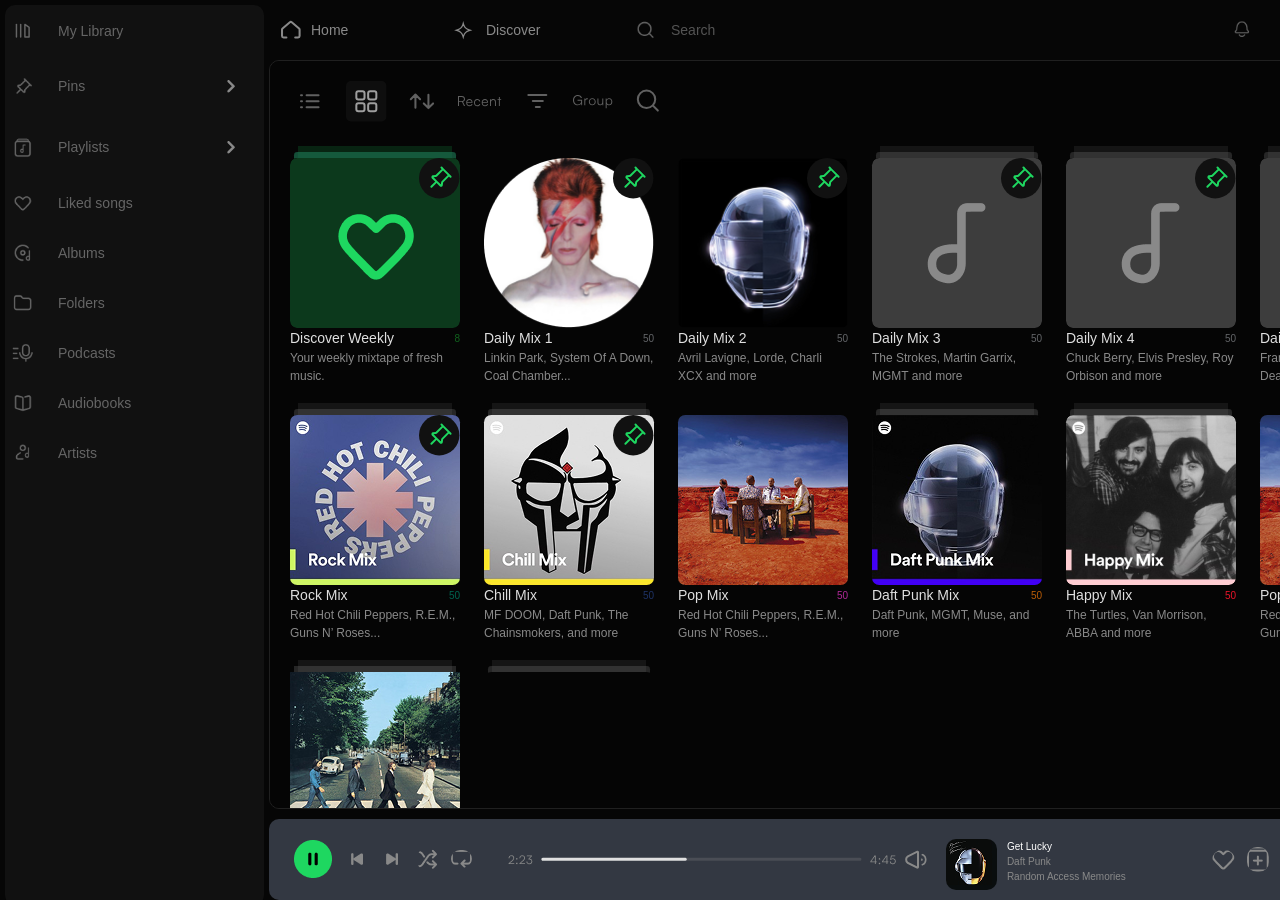
<file: library.html>
<!DOCTYPE html>
<html lang="en">

<head>
    <meta charset="UTF-8">
    <meta name="viewport" content="width=device-width, initial-scale=1.0">
    <title>Home</title>
    <link rel="stylesheet" href="./css/style.css">

</head>

<body>

<!--navigation-->
<input type="checkbox" id="friends-toggle" style="display: none;">
<header class="header">
  <nav class="nav">

    <ul class="nav__list">
      <li class="nav__item">
        <a href="/index.html" class="nav__link">
          <!-- <img class="nav__icon" src="./assets/header-icons/home-icon.png" alt="home-icon"> -->
         <svg xmlns="http://www.w3.org/2000/svg" width="20" height="20" viewBox="0 0 23 21" fill="none">
        <path d="M16.3328 19.1784H19.7003C20.6303 19.1784 21.3841 18.4245 21.3841 17.4946V9.98612C21.3841 9.49083 21.1661 9.02067 20.788 8.70074L12.369 1.57704C11.7413 1.04583 10.8216 1.04583 10.1938 1.57704L1.77487 8.70074C1.39677 9.02067 1.17871 9.49083 1.17871 9.98612V17.4946C1.17871 18.4245 1.93257 19.1784 2.86249 19.1784H6.23006" stroke="#898989" stroke-width="2.3573" stroke-linecap="round" stroke-linejoin="round"/>
        </svg>
          <span class="nav__text">Home</span>
        </a>
      </li>

      <li class="nav__item">
        <a href="/discovery.html" class="nav__link">
          <!-- <img class="nav__icon" src="./assets/header-icons/Star-icon.png" alt="Star-icon"> -->

          <svg   xmlns="http://www.w3.org/2000/svg" width="25" height="25" viewBox="0 0 41 41" fill="none">
          <path d="M20.5903 29.5869C21.8159 25.2217 25.2271 21.8105 29.5923 20.585L31.3872 20.0811L29.5923 19.5771C25.2271 18.3516 21.8159 14.9404 20.5903 10.5752L20.0864 8.78027L19.5825 10.5752C18.357 14.9404 14.9457 18.3516 10.5806 19.5771L8.78564 20.0811L10.5806 20.585C14.9457 21.8105 18.357 25.2217 19.5825 29.5869L20.0864 31.3818L20.5903 29.5869Z" stroke="#898989" stroke-width="2"/>
          </svg>
          <span class="nav__text">Discover</span>
        </a>
      </li>

      <li class="nav__items">
       <a href="/search.html" class="nav__link nav__btn"> 
            <input type="text" name="search" placeholder="Search " class="nav__icon nav__text ">
      
      </a>
      </li>
    </ul>

    <ul class="nav__list">
      <li class="nav__items">
        <button href="#" class="nav__btn">
          <img class="nav__icon" src="./assets/header-icons/notification-icon.png" alt="notification-icon">
          
        </button>
      </li>

      <li class="nav__items">
        <button href="#" class="nav__btn">
          <img class="nav__icon" src="./assets/header-icons/unlock-icon.png" alt="unlock-icon">
          
        </button>
      </li>

      <!-- <li class="nav__item">
        <a href="#" class="nav__link">
          <img class="nav__icon" src="./assets/header-icons/friends-icon.png" alt="friends-icon">
         
        </a>
      </li> -->
      
      <li class="nav__items">
        <label for="friends-toggle" class="nav__friends-trigger nav__btn">
            <!-- <img class="nav__icon" src="./assets/header-icons/friends-icon.png" alt="Friends Activity"> -->
            <svg   xmlns="http://www.w3.org/2000/svg" width="30" height="30" viewBox="0 0 41 41" fill="none">
            <path d="M29.4 14.3136C29.4 16.1735 27.8922 17.6812 26.0324 17.6812C24.1725 17.6812 22.6648 16.1735 22.6648 14.3136C22.6648 12.4538 24.1725 10.946 26.0324 10.946C27.8922 10.946 29.4 12.4538 29.4 14.3136Z" stroke="#898989" stroke-width="2.02054"/>
            <path d="M19.113 23.4167L19.8628 22.9168C21.6898 21.6988 23.8365 21.0488 26.0324 21.0488C28.2282 21.0488 30.3749 21.6988 32.2019 22.9168L32.9517 23.4167C33.8885 24.0412 34.4513 25.0927 34.4513 26.2187V27.8962C34.4513 28.7641 33.7477 29.4677 32.8797 29.4677H26.0324H19.185C18.317 29.4677 17.6134 28.7641 17.6134 27.8962V26.2187C17.6134 25.0927 18.1762 24.0412 19.113 23.4167Z" stroke="#898989" stroke-width="2.02054" stroke-linecap="round" stroke-linejoin="round"/>
            <path d="M17.9811 14.3136C17.9811 16.1735 16.4734 17.6812 14.6135 17.6812C12.7537 17.6812 11.246 16.1735 11.246 14.3136C11.246 12.4538 12.7537 10.946 14.6135 10.946C16.4734 10.946 17.9811 12.4538 17.9811 14.3136Z" stroke="#898989" stroke-width="2.02054"/>
            <path d="M14.6135 21.0488C12.4177 21.0488 10.271 21.6988 8.44398 22.9168L7.69419 23.4167C6.75734 24.0412 6.19461 25.0927 6.19461 26.2187V27.8962C6.19461 28.7641 6.89821 29.4677 7.76614 29.4677H13.8271" stroke="#898989" stroke-width="2.02054" stroke-linecap="round" stroke-linejoin="round"/>
            </svg>
        </label>
      </li>

      <li class="nav__items">
        <button  href="#" class="nav__btn">
          <img class="nav__icon" src="./assets/header-icons/settings-icon.png" alt="settings-icon">
          
        </button>
      </li>

      <li class="nav__items">
        <button href="#" class="nav__btn">
          <img class="nav__icon" src="./assets/header-icons/dark-mode-icon.png" alt="dark-mode-icon">
          
        </button>
      </li>
    </ul>

  </nav>
</header>
<!--left side-bar-->
<aside class="sidebar bg-color-library">
   <nav class="nav-aside" aria-label="Main Navigation">
    <ul class="nav-aside__list">
      
      <li class="nav-aside__item">
        <a href="/library.html" class="nav-aside__link nav-aside__link--active">
          <!-- <img class="nav-aside__icon" src="./assets/aside-icons/library-icon.png" alt="library" aria-hidden="true"> -->
          <svg xmlns="http://www.w3.org/2000/svg" width="30" height="30" viewBox="0 0 41 41" fill="none">
          <g clip-path="url(#clip0_11021_3266)">
          <path d="M11.562 11.5621V28.849" stroke="#898989" stroke-width="2.02054" stroke-linecap="round" stroke-linejoin="round"/>
          <path d="M17.3242 11.5621V28.849" stroke="#898989" stroke-width="2.02054" stroke-linecap="round" stroke-linejoin="round"/>
          <path d="M23.0865 28.849V11.5621L28.8488 15.5514V28.849H23.0865Z" stroke="#898989" stroke-width="2.02054" stroke-linecap="round" stroke-linejoin="round"/>
          </g>
          <defs>

          </svg>
          <span class="nav-aside__text">My Library</span>
        </a>
      </li>

      <li class="nav-aside__item">
        <a href="/search" class="nav-aside__link">
          <img class="nav-aside__icon" src="./assets/aside-icons/pin-icon.png" alt="pin" aria-hidden="true">
          <span class="nav-aside__text">Pins</span>
        </a>
        <img  class="nav-aside__vector" src="./assets/aside-icons/vector-icon.png" alt="vector">
      </li>

      <li class="nav-aside__item">
        <a href="/library" class="nav-aside__link">
          <img class="nav-aside__icon" src="./assets/aside-icons/playlist-icon.png" alt="playlist" aria-hidden="true">
          <span class="nav-aside__text">Playlists</span>
        </a>
        <img  class="nav-aside__vector" src="./assets/aside-icons/vector-icon.png" alt="vector">
      </li>

      <li class="nav-aside__item">
        <a href="/likedsongs.html" class="nav-aside__link">
          <img class="nav-aside__icon" src="./assets/aside-icons/heart-icons.png" alt="heart" aria-hidden="true">
          <span class="nav-aside__text">Liked songs</span>
        </a>
      </li>

      <li class="nav-aside__item">
        <a href="/library" class="nav-aside__link">
          <img class="nav-aside__icon" src="./assets/aside-icons/albums-icons.png" alt="albums" aria-hidden="true">
          <span class="nav-aside__text">Albums</span>
        </a>
      </li>

      <li class="nav-aside__item">
        <a href="/library" class="nav-aside__link">
          <img class="nav-aside__icon" src="./assets/aside-icons/folders-icons.png" alt="folders" aria-hidden="true">
          <span class="nav-aside__text">Folders</span>
        </a>
      </li>

      <li class="nav-aside__item">
        <a href="/library" class="nav-aside__link">
          <img class="nav-aside__icon" src="./assets/aside-icons/podcasts-icons.png" alt="Podcasts" aria-hidden="true">
          <span class="nav-aside__text">Podcasts</span>
        </a>
      </li>

      <li class="nav-aside__item">
        <a href="/library" class="nav-aside__link">
          <img class="nav-aside__icon" src="./assets/aside-icons/audiobooks-icons.png" alt="Audiobooks" aria-hidden="true">
          <span class="nav-aside__text">Audiobooks</span>
        </a>
      </li>

      <li class="nav-aside__item">
        <a href="/library" class="nav-aside__link">
          <img class="nav-aside__icon" src="./assets/aside-icons/artists-icons.png" alt="Artists" aria-hidden="true">
          <span class="nav-aside__text">Artists</span>
        </a>
      </li>

    </ul>
  </nav>
</aside>
<!--right side-bar-->
  <aside class="friends-sidebar">
  <div class="friends-sidebar__header">
    <span class="friends-sidebar__title">Friend Activity</span>
    <div class="friends-sidebar__icons">
    <img src="./assets/aside-icons/addfriends-icons.png" class="friends-sidebar__icon" alt="addfriends">
    <label for="friends-toggle" class="friends-sidebar__close">✕</label>
    </div>
    
  </div>

  <div class="friends-sidebar__content">
    <div class="friend-item">
      <div class="friend-item__avatar">
        <img src="./assets/aside-icons/friend1.png" alt="User">
        <div class="friend-item__status-dot"></div> </div>
      
      <div class="friend-item__info">
        <div class="friend-item__name">FriendlyMusicListener</div>
        <div class="friend-item__details">
          <span class="friend-item__icon"> <svg xmlns="http://www.w3.org/2000/svg" width="30" height="30" viewBox="0 0 30 30" fill="none">
        <path d="M10.4172 20.323V16.24M14.8715 20.323V9.55859M19.3257 20.323V13.6417" stroke="#1ED760" stroke-width="1.48475" stroke-linecap="round"/>
        </svg></span> <span class="friend-item__song">Goosebumps</span>
          <span class="friend-item__separator">•</span>
          <span class="friend-item__artist">Travis Scott</span>
        </div>
      </div> 
    </div>
    <div class="friend-item">
      <div class="friend-item__avatar">
        <img src="./assets/aside-icons/friend2.png" alt="User">
        <div class="friend-item__status-dot"></div> </div>
      
      <div class="friend-item__info">
        <div class="friend-item__name">AverageMusicEnjoyer</div>
        <div class="friend-item__details">
          <span class="friend-item__icon"> <svg xmlns="http://www.w3.org/2000/svg" width="30" height="30" viewBox="0 0 30 30" fill="none">
        <path d="M10.4172 20.323V16.24M14.8715 20.323V9.55859M19.3257 20.323V13.6417" stroke="#1ED760" stroke-width="1.48475" stroke-linecap="round"/>
        </svg></span> <span class="friend-item__song">Get Lucky</span>
          <span class="friend-item__separator">•</span>
          <span class="friend-item__artist">Daft Punk</span>
        </div>
      </div> 
    </div>
    <div class="friend-item">
      <div class="friend-item__avatar">
        <img src="./assets/aside-icons/friend3.png" alt="User">
        <div class="friend-item__status-dot"></div> </div>
      
      <div class="friend-item__info">
        <div class="friend-item__name">MusicEnthusiast</div>
        <div class="friend-item__details">
          <span >1h</span> <span class="friend-item__song">would he</span>
          <span class="friend-item__separator">•</span>
          <span class="friend-item__artist">joji</span>
        </div>
      </div> 
    </div>
    <div class="friend-item">
      <div class="friend-item__avatar">
        <img src="./assets/aside-icons/friend4.png" alt="User">
        <div class="friend-item__status-dot"></div> </div>
      
      <div class="friend-item__info">
        <div class="friend-item__name">IListenToMusic56</div>
        <div class="friend-item__details">
          <span >6h</span> <span class="friend-item__song">Rockstar</span>
          <span class="friend-item__separator">•</span>
          <span class="friend-item__artist">Post Malone</span>
        </div>
      </div> 
    </div>

  
  
  </div>
</aside>

<label for="friends-toggle" class="friends-overlay"></label> 

    <main class="main-content">
        <section class="main-hdr">
            
            <div class="main-hdr__btns">
                <svg class="nav__btn"   xmlns="http://www.w3.org/2000/svg" width="41" height="41" viewBox="0 0 41 41" fill="none">
                    <path d="M16.584 26.3298H28.584" stroke="#898989" stroke-width="2" stroke-linecap="round"/>
                    <path d="M11 26.3298H12" stroke="#898989" stroke-width="2" stroke-linecap="round"/>
                    <path d="M16.584 20.3298H28.584" stroke="#898989" stroke-width="2" stroke-linecap="round"/>
                    <path d="M11 20.3298H12" stroke="#898989" stroke-width="2" stroke-linecap="round"/>
                    <path d="M16.584 14.3298H28.584" stroke="#898989" stroke-width="2" stroke-linecap="round"/>
                    <path d="M11 14.3298H12" stroke="#898989" stroke-width="2" stroke-linecap="round"/>
                </svg>


                <svg class="nav__btn"   xmlns="http://www.w3.org/2000/svg" width="41" height="41" viewBox="0 0 41 41" fill="none">
                <rect width="40.4108" height="40.4108" rx="5" fill="#898989" fill-opacity="0.1"/>
                <rect width="8.18182" height="8.18182" rx="2" transform="matrix(1 0 0 -1 10.335 30.3298)" stroke="#E0E0E0" stroke-width="2"/>
                <rect width="8.18182" height="8.18182" rx="2" transform="matrix(1 0 0 -1 10.335 18.5116)" stroke="#E0E0E0" stroke-width="2"/>
                <rect width="8.18182" height="8.18182" rx="2" transform="matrix(1 0 0 -1 22.1533 30.3298)" stroke="#E0E0E0" stroke-width="2"/>
                <rect width="8.18182" height="8.18182" rx="2" transform="matrix(1 0 0 -1 22.1533 18.5116)" stroke="#E0E0E0" stroke-width="2"/>
                </svg>

                <svg class="nav__btn"    xmlns="http://www.w3.org/2000/svg" width="41" height="41" viewBox="0 0 41 41" fill="none">
                <path d="M13.4327 26.8049V13.5287M13.4327 13.5287L18.0759 18.1718M13.4327 13.5287L8.78962 18.1718" stroke="#898989" stroke-width="2.02054" stroke-linecap="round" stroke-linejoin="round"/>
                <path d="M26.4328 13.8049L26.4328 27.081M26.4328 27.081L21.7897 22.4379M26.4328 27.081L31.076 22.4379" stroke="#898989" stroke-width="2.02054" stroke-linecap="round" stroke-linejoin="round"/>
                </svg>

                <svg class="nav__btn" xmlns="http://www.w3.org/2000/svg" width="44" height="11" viewBox="0 0 44 11" fill="none">
                <path d="M1.00823 10.024H0.000226632V4.75645e-05H3.73823C5.76823 4.75645e-05 7.00023 1.12005 7.00023 2.89805C7.00023 4.34005 6.24423 5.34805 4.95623 5.69805L7.09823 10.024H5.97823L3.93423 5.86605H1.00823V10.024ZM1.00823 0.910048V4.95605H3.76623C5.15223 4.95605 5.96423 4.20005 5.96423 2.92605C5.96423 1.62405 5.11023 0.910048 3.73823 0.910048H1.00823ZM11.5151 10.192C9.52712 10.192 8.19712 8.76405 8.19712 6.63605C8.19712 4.52205 9.51312 3.06605 11.4451 3.06605C13.2791 3.06605 14.5251 4.36805 14.5251 6.28605V6.76205H9.13512C9.20512 8.41405 10.0731 9.36605 11.5291 9.36605C12.6351 9.36605 13.3491 8.89005 13.6011 7.99405H14.5251C14.1611 9.42205 13.1111 10.192 11.5151 10.192ZM11.4451 3.89205C10.1711 3.89205 9.33112 4.73205 9.16312 6.06205H13.5591C13.5591 4.76005 12.7191 3.89205 11.4451 3.89205ZM16.0136 6.65005C16.0136 4.52205 17.3156 3.06605 19.2896 3.06605C20.8576 3.06605 22.0056 3.97605 22.2716 5.37605H21.3056C21.0536 4.43805 20.2416 3.92005 19.3036 3.92005C17.9316 3.92005 16.9656 4.97005 16.9656 6.63605C16.9656 8.24605 17.8616 9.32405 19.2336 9.32405C20.2416 9.32405 21.0536 8.76405 21.3196 7.89605H22.2996C21.9776 9.28205 20.7736 10.192 19.2336 10.192C17.3156 10.192 16.0136 8.77805 16.0136 6.65005ZM27.025 10.192C25.037 10.192 23.707 8.76405 23.707 6.63605C23.707 4.52205 25.023 3.06605 26.955 3.06605C28.789 3.06605 30.035 4.36805 30.035 6.28605V6.76205H24.645C24.715 8.41405 25.583 9.36605 27.039 9.36605C28.145 9.36605 28.859 8.89005 29.111 7.99405H30.035C29.671 9.42205 28.621 10.192 27.025 10.192ZM26.955 3.89205C25.681 3.89205 24.841 4.73205 24.673 6.06205H29.069C29.069 4.76005 28.229 3.89205 26.955 3.89205ZM32.9655 10.024H31.9995V3.24805H32.8395L32.9795 4.42405C33.4275 3.55605 34.3235 3.06605 35.3035 3.06605C37.1655 3.06605 37.9355 4.17205 37.9355 5.88005V10.024H36.9695V6.09005C36.9695 4.50805 36.2555 3.94805 35.1355 3.94805C33.7495 3.94805 32.9655 4.95605 32.9655 6.48205V10.024ZM41.8349 10.024H40.8829V4.06005H39.5249V3.24805H40.8829V1.10605H41.8349V3.24805H43.1929V4.06005H41.8349V10.024Z" fill="#898989"/>
                </svg>

                <svg class="nav__btn" xmlns="http://www.w3.org/2000/svg" width="41" height="41" viewBox="0 0 41 41" fill="none">
                <path d="M29.3351 14.081L11.3351 14.081" stroke="#898989" stroke-width="2" stroke-linecap="round"/>
                <path d="M25.8273 20.081H15.8273" stroke="#898989" stroke-width="2" stroke-linecap="round"/>
                <path d="M22.8273 26.081H18.8273" stroke="#898989" stroke-width="2" stroke-linecap="round"/>
                </svg>

                <svg class="nav__btn" xmlns="http://www.w3.org/2000/svg" width="40" height="14" viewBox="0 0 40 14" fill="none">
                <path d="M4.81595 0.952016C2.50595 0.952016 1.04995 2.66002 1.04995 5.22202C1.04995 7.82602 2.58995 9.40802 4.84395 9.40802C6.52395 9.40802 8.16195 8.59602 8.16195 6.18802V5.67002H4.53595V4.77402H9.11395V10.206H8.31595L8.21795 8.61002C7.68595 9.60402 6.42595 10.36 4.80195 10.36C1.95995 10.36 -5.07608e-05 8.31602 -5.07608e-05 5.22202C-5.07608e-05 2.15602 1.95995 1.5974e-05 4.82995 1.5974e-05C6.94395 1.5974e-05 8.58195 1.20402 8.97395 3.02402H7.88195C7.46195 1.65202 6.28595 0.952016 4.81595 0.952016ZM14.8679 3.33202V4.20002H14.3359C13.0899 4.20002 12.2919 5.04002 12.2919 6.32802V10.192H11.3259V3.41602H12.2359L12.3059 4.46602C12.5719 3.73802 13.2859 3.26202 14.2379 3.26202C14.4479 3.26202 14.6299 3.27602 14.8679 3.33202ZM15.8364 6.80402C15.8364 4.73202 17.2924 3.23402 19.2804 3.23402C21.2684 3.23402 22.7244 4.73202 22.7244 6.80402C22.7244 8.86202 21.2684 10.36 19.2804 10.36C17.2924 10.36 15.8364 8.86202 15.8364 6.80402ZM16.8164 6.79002C16.8164 8.38602 17.8244 9.49202 19.2804 9.49202C20.7224 9.49202 21.7444 8.38602 21.7444 6.79002C21.7444 5.22202 20.7224 4.10202 19.2804 4.10202C17.8244 4.10202 16.8164 5.22202 16.8164 6.79002ZM29.2853 3.41602H30.2513V10.192H29.4113L29.2853 9.04402C28.9073 9.82802 27.9693 10.36 26.9053 10.36C25.3093 10.36 24.4413 9.26802 24.4413 7.61602V3.40202H25.4213V7.30802C25.4213 8.91802 26.1353 9.49202 27.2133 9.49202C28.5153 9.49202 29.2853 8.62402 29.2853 7.01402V3.41602ZM32.6836 13.146V3.41602H33.5236L33.6216 4.78802C34.0976 3.73802 35.0496 3.23402 36.1836 3.23402C38.1436 3.23402 39.3196 4.73202 39.3196 6.77602C39.3196 8.82002 38.1856 10.36 36.1836 10.36C35.0356 10.36 34.1256 9.87002 33.6496 8.89002V13.146H32.6836ZM33.6636 6.80402C33.6636 8.35802 34.5316 9.49202 36.0156 9.49202C37.4856 9.49202 38.3396 8.35802 38.3396 6.80402C38.3396 5.23602 37.4856 4.11602 36.0156 4.11602C34.5316 4.11602 33.6636 5.23602 33.6636 6.80402Z" fill="#898989"/>
                </svg>
                
                <svg  class="nav__btn" xmlns="http://www.w3.org/2000/svg" width="41" height="41" viewBox="0 0 41 41" fill="none">
                <path d="M24.7357 24.361C26.2733 22.7925 27.2214 20.644 27.2214 18.274C27.2214 13.4715 23.3282 9.57837 18.5257 9.57837C13.7233 9.57837 9.83008 13.4715 9.83008 18.274C9.83008 23.0765 13.7233 26.9697 18.5257 26.9697C20.9582 26.9697 23.1575 25.9709 24.7357 24.361ZM24.7357 24.361L29.8301 29.5784" stroke="#898989" stroke-width="2.02054" stroke-linecap="round"/>
                </svg>
            </div>
             
            <!-- <img src="./assets/icon/Layoutcontrol.png" alt="Layout control"> -->
             <svg  class="nav__btn" xmlns="http://www.w3.org/2000/svg" width="41" height="41" viewBox="0 0 41 41" fill="none">
            <path d="M20.2052 13.0618V20.2054M20.2052 27.3491V20.2054M20.2052 20.2054L13.0615 20.2054M20.2052 20.2054H27.3489" stroke="#898989" stroke-width="2.02054" stroke-linecap="round" stroke-linejoin="round"/>
            </svg>

        </section>
        <h1 class="hidden"></h1>
        <!-- <section class="library">
            <!-Made For You library section and action buttons -->
            <!-- <div class="library__hdr">
                <h2 class="library__title">Made For You</h2>
                <div class="library__action">

                    <a href="#first-card-MFY" class="library-left-arrow"><img src="./assets/icon/Arrow-Left.png"
                            alt="Arrow Left"></a>

                    <a href="#last-card-MFY" class="library-right-arrow"><img src="./assets/icon/Arrow-Right.png"
                            alt="Arrow Right"></a>
                    <button class="library__btn">
                        <img src="./assets/icon/More.png" alt="More">
                    </button>
                </div>
            </div> --> 

            <!-- made for you cards section -->
            <div class="library__body slider">
                
                <div class="library__card" id="first-card-MFY">
                    <div class="library__cover library__cover_discover">
                        <svg class="library__svg-icon" xmlns="http://www.w3.org/2000/svg" width="41" height="41" viewBox="0 0 41 41" fill="none">
                        <rect y="40.4108" width="40.4108" height="40.4108" rx="20.2054" transform="rotate(-90 0 40.4108)" fill="#111111"/>
                        <path d="M23.986 11.0899L22.4682 9.57203M23.986 11.0899L17.2856 17.7903C17.1625 17.9134 17.0017 17.9917 16.8289 18.0127L14.0756 18.3474C13.431 18.4257 13.1597 19.2121 13.6188 19.6713L17.5474 23.5998M23.986 11.0899L30.0574 17.1612M31.5752 18.679L30.0574 17.1612M30.0574 17.1612L23.357 23.8616C23.2339 23.9847 23.1556 24.1455 23.1345 24.3183L22.7998 27.0716C22.7215 27.7162 21.9351 27.9875 21.476 27.5284L17.5474 23.5998M17.5474 23.5998L12.3796 28.7676" stroke="#1ED760" stroke-width="2" stroke-linecap="round" stroke-linejoin="round"/>
                        </svg>
                    </div>
                    <div class="library__title-group">
                        <h3 class="library__card-title">
                            Discover Weekly
                        </h3>
                        <span class="text-color_pop">8</span>
                    </div>
                    <p class="library__content">
                        Your weekly mixtape of fresh music.
                    </p>
                </div>
                <div class="library__card">
                    <div class="library__cover library__cover_DailyMix1">
                        <svg class="library__svg-icon" xmlns="http://www.w3.org/2000/svg" width="41" height="41" viewBox="0 0 41 41" fill="none">
                        <rect y="40.4108" width="40.4108" height="40.4108" rx="20.2054" transform="rotate(-90 0 40.4108)" fill="#111111"/>
                        <path d="M23.986 11.0899L22.4682 9.57203M23.986 11.0899L17.2856 17.7903C17.1625 17.9134 17.0017 17.9917 16.8289 18.0127L14.0756 18.3474C13.431 18.4257 13.1597 19.2121 13.6188 19.6713L17.5474 23.5998M23.986 11.0899L30.0574 17.1612M31.5752 18.679L30.0574 17.1612M30.0574 17.1612L23.357 23.8616C23.2339 23.9847 23.1556 24.1455 23.1345 24.3183L22.7998 27.0716C22.7215 27.7162 21.9351 27.9875 21.476 27.5284L17.5474 23.5998M17.5474 23.5998L12.3796 28.7676" stroke="#1ED760" stroke-width="2" stroke-linecap="round" stroke-linejoin="round"/>
                        </svg>
                    </div>
                    <div class="library__title-group">
                        <h3 class="library__card-title">
                            Daily Mix 1
                        </h3>
                        <span>50</span>
                    </div>
                    <p class="library__content">
                        Linkin Park, System Of A Down, Coal Chamber...
                    </p>
                </div>
                <div class="library__card">
                    <div class="library__cover library__cover_DailyMix2">
                        <svg class="library__svg-icon" xmlns="http://www.w3.org/2000/svg" width="41" height="41" viewBox="0 0 41 41" fill="none">
                        <rect y="40.4108" width="40.4108" height="40.4108" rx="20.2054" transform="rotate(-90 0 40.4108)" fill="#111111"/>
                        <path d="M23.986 11.0899L22.4682 9.57203M23.986 11.0899L17.2856 17.7903C17.1625 17.9134 17.0017 17.9917 16.8289 18.0127L14.0756 18.3474C13.431 18.4257 13.1597 19.2121 13.6188 19.6713L17.5474 23.5998M23.986 11.0899L30.0574 17.1612M31.5752 18.679L30.0574 17.1612M30.0574 17.1612L23.357 23.8616C23.2339 23.9847 23.1556 24.1455 23.1345 24.3183L22.7998 27.0716C22.7215 27.7162 21.9351 27.9875 21.476 27.5284L17.5474 23.5998M17.5474 23.5998L12.3796 28.7676" stroke="#1ED760" stroke-width="2" stroke-linecap="round" stroke-linejoin="round"/>
                        </svg>
                    </div>
                    <div class="library__title-group">
                        <h3 class="library__card-title">
                            Daily Mix 2
                        </h3>
                        <span>50</span>
                    </div>
                    <p class="library__content">
                        Avril Lavigne, Lorde, Charli XCX and more
                    </p>
                </div>
                <div class="library__card">
                    <div class="library__cover library__cover_DailyMix3">
                        <svg class="library__svg-icon" xmlns="http://www.w3.org/2000/svg" width="41" height="41" viewBox="0 0 41 41" fill="none">
                        <rect y="40.4108" width="40.4108" height="40.4108" rx="20.2054" transform="rotate(-90 0 40.4108)" fill="#111111"/>
                        <path d="M23.986 11.0899L22.4682 9.57203M23.986 11.0899L17.2856 17.7903C17.1625 17.9134 17.0017 17.9917 16.8289 18.0127L14.0756 18.3474C13.431 18.4257 13.1597 19.2121 13.6188 19.6713L17.5474 23.5998M23.986 11.0899L30.0574 17.1612M31.5752 18.679L30.0574 17.1612M30.0574 17.1612L23.357 23.8616C23.2339 23.9847 23.1556 24.1455 23.1345 24.3183L22.7998 27.0716C22.7215 27.7162 21.9351 27.9875 21.476 27.5284L17.5474 23.5998M17.5474 23.5998L12.3796 28.7676" stroke="#1ED760" stroke-width="2" stroke-linecap="round" stroke-linejoin="round"/>
                        </svg>
                    </div>
                    <div class="library__title-group">
                        <h3 class="library__card-title">
                            Daily Mix 3
                        </h3>
                        <span>50</span>
                    </div>
                    <p class="library__content">
                        The Strokes, Martin Garrix, MGMT and more
                    </p>
                </div>
                <div class="library__card">
                    <div class="library__cover library__cover_DailyMix4">
                        <svg class="library__svg-icon" xmlns="http://www.w3.org/2000/svg" width="41" height="41" viewBox="0 0 41 41" fill="none">
                        <rect y="40.4108" width="40.4108" height="40.4108" rx="20.2054" transform="rotate(-90 0 40.4108)" fill="#111111"/>
                        <path d="M23.986 11.0899L22.4682 9.57203M23.986 11.0899L17.2856 17.7903C17.1625 17.9134 17.0017 17.9917 16.8289 18.0127L14.0756 18.3474C13.431 18.4257 13.1597 19.2121 13.6188 19.6713L17.5474 23.5998M23.986 11.0899L30.0574 17.1612M31.5752 18.679L30.0574 17.1612M30.0574 17.1612L23.357 23.8616C23.2339 23.9847 23.1556 24.1455 23.1345 24.3183L22.7998 27.0716C22.7215 27.7162 21.9351 27.9875 21.476 27.5284L17.5474 23.5998M17.5474 23.5998L12.3796 28.7676" stroke="#1ED760" stroke-width="2" stroke-linecap="round" stroke-linejoin="round"/>
                        </svg>
                    </div>
                    <div class="library__title-group">
                        <h3 class="library__card-title">
                            Daily Mix 4
                        </h3>
                        <span>50</span>
                    </div>
                    <p class="library__content">
                        Chuck Berry, Elvis Presley, Roy Orbison and more
                    </p>
                </div>
                <div class="library__card">
                    <div class="library__cover library__cover_DailyMix6">
                        <svg class="library__svg-icon" xmlns="http://www.w3.org/2000/svg" width="41" height="41" viewBox="0 0 41 41" fill="none">
                        <rect y="40.4108" width="40.4108" height="40.4108" rx="20.2054" transform="rotate(-90 0 40.4108)" fill="#111111"/>
                        <path d="M23.986 11.0899L22.4682 9.57203M23.986 11.0899L17.2856 17.7903C17.1625 17.9134 17.0017 17.9917 16.8289 18.0127L14.0756 18.3474C13.431 18.4257 13.1597 19.2121 13.6188 19.6713L17.5474 23.5998M23.986 11.0899L30.0574 17.1612M31.5752 18.679L30.0574 17.1612M30.0574 17.1612L23.357 23.8616C23.2339 23.9847 23.1556 24.1455 23.1345 24.3183L22.7998 27.0716C22.7215 27.7162 21.9351 27.9875 21.476 27.5284L17.5474 23.5998M17.5474 23.5998L12.3796 28.7676" stroke="#1ED760" stroke-width="2" stroke-linecap="round" stroke-linejoin="round"/>
                        </svg>
                    </div>
                    <div class="library__title-group">
                        <h3 class="library__card-title">
                            Daily Mix 5
                        </h3>
                        <span>50</span>
                    </div>
                    <p class="library__content">
                        Frank Sinatra, Gerhard Trede, Dean Martin and more
                    </p>
                </div>
                <div class="library__card">
                    <div class="library__cover library__cover_Nirvana">
                        <svg class="library__svg-icon" xmlns="http://www.w3.org/2000/svg" width="41" height="41" viewBox="0 0 41 41" fill="none">
                        <rect y="40.4108" width="40.4108" height="40.4108" rx="20.2054" transform="rotate(-90 0 40.4108)" fill="#111111"/>
                        <path d="M23.986 11.0899L22.4682 9.57203M23.986 11.0899L17.2856 17.7903C17.1625 17.9134 17.0017 17.9917 16.8289 18.0127L14.0756 18.3474C13.431 18.4257 13.1597 19.2121 13.6188 19.6713L17.5474 23.5998M23.986 11.0899L30.0574 17.1612M31.5752 18.679L30.0574 17.1612M30.0574 17.1612L23.357 23.8616C23.2339 23.9847 23.1556 24.1455 23.1345 24.3183L22.7998 27.0716C22.7215 27.7162 21.9351 27.9875 21.476 27.5284L17.5474 23.5998M17.5474 23.5998L12.3796 28.7676" stroke="#1ED760" stroke-width="2" stroke-linecap="round" stroke-linejoin="round"/>
                        </svg>
                    </div>
                    <div class="library__title-group">
                        <h3 class="library__card-title">
                            Nirvana Radio
                        </h3>
                        <span>50</span>
                    </div>
                    <p class="library__content">
                        The Strokes, Martin Garrix, MGMT and more
                    </p>
                </div>
                <div class="library__card" id="last-card-MFY">
                    <div class="library__cover library__cover_MixOutBoy">
                        <svg class="library__svg-icon" xmlns="http://www.w3.org/2000/svg" width="41" height="41" viewBox="0 0 41 41" fill="none">
                        <rect y="40.4108" width="40.4108" height="40.4108" rx="20.2054" transform="rotate(-90 0 40.4108)" fill="#111111"/>
                        <path d="M23.986 11.0899L22.4682 9.57203M23.986 11.0899L17.2856 17.7903C17.1625 17.9134 17.0017 17.9917 16.8289 18.0127L14.0756 18.3474C13.431 18.4257 13.1597 19.2121 13.6188 19.6713L17.5474 23.5998M23.986 11.0899L30.0574 17.1612M31.5752 18.679L30.0574 17.1612M30.0574 17.1612L23.357 23.8616C23.2339 23.9847 23.1556 24.1455 23.1345 24.3183L22.7998 27.0716C22.7215 27.7162 21.9351 27.9875 21.476 27.5284L17.5474 23.5998M17.5474 23.5998L12.3796 28.7676" stroke="#1ED760" stroke-width="2" stroke-linecap="round" stroke-linejoin="round"/>
                        </svg>
                    </div>
                    <div class="library__title-group">
                        <h3 class="library__card-title">
                            Fall Out Boy Radio
                        </h3>
                        <span>50</span>
                    </div>
                    <p class="library__content">
                        With Panic! At The Disco, The All-American Rejects,...
                    </p>
                </div>
            </div>

        </section>

        <section class="library">
            <!--Your top mixes library section and action buttons -->
            <!-- <div class="library__hdr">
                <h2 class="library__title">Your top mixes</h2>
                <div class="library__action">

                    <a href="#first-card-YTM" class="library-left-arrow"><img src="./assets/icon/Arrow-Left.png"
                            alt="Arrow Left"></a>

                    <a href="#last-card-YTM" class="library-right-arrow"><img src="./assets/icon/Arrow-Right.png"
                            alt="Arrow Right"></a>
                    <button class="library__btn">
                        <img src="./assets/icon/More.png" alt="More">
                    </button>
                </div>
            </div> -->
            <!-- Your top mixes cards section -->
            <div class="library__body slider">
                <div class="library__card" id="first-card-YTM">
                    <div class="library__cover library__cover_RockMix">
                        <svg class="library__svg-icon" xmlns="http://www.w3.org/2000/svg" width="41" height="41" viewBox="0 0 41 41" fill="none">
                        <rect y="40.4108" width="40.4108" height="40.4108" rx="20.2054" transform="rotate(-90 0 40.4108)" fill="#111111"/>
                        <path d="M23.986 11.0899L22.4682 9.57203M23.986 11.0899L17.2856 17.7903C17.1625 17.9134 17.0017 17.9917 16.8289 18.0127L14.0756 18.3474C13.431 18.4257 13.1597 19.2121 13.6188 19.6713L17.5474 23.5998M23.986 11.0899L30.0574 17.1612M31.5752 18.679L30.0574 17.1612M30.0574 17.1612L23.357 23.8616C23.2339 23.9847 23.1556 24.1455 23.1345 24.3183L22.7998 27.0716C22.7215 27.7162 21.9351 27.9875 21.476 27.5284L17.5474 23.5998M17.5474 23.5998L12.3796 28.7676" stroke="#1ED760" stroke-width="2" stroke-linecap="round" stroke-linejoin="round"/>
                        </svg>
                    </div>
                    <div class="library__title-group">
                        <h3 class="library__card-title">
                            Rock Mix
                        </h3>
                        <span class="text-color_rock">50</span>
                    </div>
                    <p class="library__content">
                        Red Hot Chili Peppers, R.E.M., Guns N’ Roses...
                    </p>
                </div>
                <div class="library__card">
                    <div class="library__cover library__cover_ChillMix">
                        <svg class="library__svg-icon" xmlns="http://www.w3.org/2000/svg" width="41" height="41" viewBox="0 0 41 41" fill="none">
                        <rect y="40.4108" width="40.4108" height="40.4108" rx="20.2054" transform="rotate(-90 0 40.4108)" fill="#111111"/>
                        <path d="M23.986 11.0899L22.4682 9.57203M23.986 11.0899L17.2856 17.7903C17.1625 17.9134 17.0017 17.9917 16.8289 18.0127L14.0756 18.3474C13.431 18.4257 13.1597 19.2121 13.6188 19.6713L17.5474 23.5998M23.986 11.0899L30.0574 17.1612M31.5752 18.679L30.0574 17.1612M30.0574 17.1612L23.357 23.8616C23.2339 23.9847 23.1556 24.1455 23.1345 24.3183L22.7998 27.0716C22.7215 27.7162 21.9351 27.9875 21.476 27.5284L17.5474 23.5998M17.5474 23.5998L12.3796 28.7676" stroke="#1ED760" stroke-width="2" stroke-linecap="round" stroke-linejoin="round"/>
                        </svg>
                    </div>
                    <div class="library__title-group">
                        <h3 class="library__card-title">
                            Chill Mix
                        </h3>
                        <span class="text-color_punk">50</span>
                    </div>
                    <p class="library__content">
                        MF DOOM, Daft Punk, The Chainsmokers, and more
                    </p>
                </div>
                <div class="library__card">
                    <div class="library__cover library__cover_PopMix">
                    </div>
                    <div class="library__title-group">
                        <h3 class="library__card-title">
                            Pop Mix
                        </h3>
                        <span class="text-color_trending">50</span>
                    </div>
                    <p class="library__content">
                        Red Hot Chili Peppers, R.E.M., Guns N’ Roses...
                    </p>
                </div>
                <div class="library__card">
                    <div class="library__cover library__cover_DraftPunkMix">
                    </div>
                    <div class="library__title-group">
                        <h3 class="library__card-title">
                            Daft Punk Mix
                        </h3>
                        <span class="text-color_new">50</span>
                    </div>
                    <p class="library__content">
                        Daft Punk, MGMT, Muse, and more
                    </p>
                </div>
                <div class="library__card">
                    <div class="library__cover library__cover_HappyMix">
                    </div>
                    <div class="library__title-group">
                        <h3 class="library__card-title">
                            Happy Mix
                        </h3>
                        <span class="text-color_metal">50</span>
                    </div>
                    <p class="library__content">
                        The Turtles, Van Morrison, ABBA and more
                    </p>
                </div>
                <div class="library__card">
                    <div class="library__cover library__cover_PopMix">
                    </div>
                    <div class="library__title-group">
                        <h3 class="library__card-title">
                            Pop Mix
                        </h3>
                        <span class="text-color_charts">50</span>
                    </div>
                    <p class="library__content">
                        Red Hot Chili Peppers, R.E.M., Guns N’ Roses...
                    </p>
                </div>
                <div class="library__card">
                    <div class="library__cover library__cover_UpbeatMix">
                    </div>
                    <div class="library__title-group">
                        <h3 class="library__card-title">
                            Upbeat Mix
                        </h3>
                        <span class="text-color_instrumental">50</span>
                    </div>
                    <p class="library__content">
                        Kylie Minogue, Charli XCX, Cage The Elephant and...
                    </p>
                </div>
                <div class="library__card" id="last-card-YTM">
                    <div class="library__cover library__cover_60sMix">
                    </div>
                    <div class="library__title-group">
                        <h3 class="library__card-title">
                            60s Mix
                        </h3>
                        <span class="text-color_pop">50</span>
                    </div>
                    <p class="library__content">
                        Chuck Berry, Skeeter David, Van Morrison and...
                    </p>
                </div>
            </div>

        </section>

        <section class="library">
            <!--Your favorite artists library section and action buttons -->
            <!-- <div class="library__hdr">
                <h2 class="library__title">Your top mixes</h2>
                <div class="library__action">

                    <a href="#first-card-YFA" class="library-left-arrow"><img src="./assets/icon/Arrow-Left.png"
                            alt="Arrow Left"></a>

                    <a href="#last-card-YFA" class="library-right-arrow"><img src="./assets/icon/Arrow-Right.png"
                            alt="Arrow Right"></a>
                    <button class="library__btn">
                        <img src="./assets/icon/More.png" alt="More">
                    </button>
                </div>
            </div> -->
            <!-- Your favorite artists cards section -->
            <div class="library__body slider">
                <div class="library__card" id="first-card-YFA">  <!--id connected with left arrow-->
                    <div class="library__cover library__cover_GunsnRoses-YTM">
                    </div>
                    <div class="library__title-group">
                        <h3 class="library__card-title">
                            Guns'n Roses
                        </h3>
                        <span>50</span>
                    </div>
                    <p class="library__content">
                        Red Hot Chili Peppers, R.E.M., Guns N’ Roses...
                    </p>
                </div>
                <div class="library__card">
                    <div class="library__cover library__cover_DraftPunkMix-YTM">
                    </div>
                    <div class="library__title-group">
                        <h3 class="library__card-title">
                            Daft Punk Mix
                        </h3>
                        <span  class="text-color_country">50</span>
                    </div>
                    <p class="library__content">
                        Daft Punk, MGMT, Muse, and more
                    </p>
                </div>
                <!-- <div class="library__card" id="last-card-YFA"> id connected with right arrow-->
                    <!-- <div class="library__cover library__cover_DavidBowieMix-YTM">
                    </div>
                    <div class="library__title-group">
                        <h3 class="library__card-title">
                            David Bowie Mix
                        </h3>
                        <span class="text-color_pop">50</span>
                    </div>
                    <p class="library__content">
                        Soft Cell, The Who and The Clash
                    </p>
                </div>
                 --> 
            </div>

        </section>
    </main>
   
 
    <footer class="main-footer">
        <div class="music-bar">
            <div class="functional-side">
                <div class="controls-left">
                    <img class="icon-size" src="./assets/footer-images/greenbutton.png" alt="play button">
                    <img class="icon-size" src="./assets/footer-images/left.png" alt="click left ">
                    <img class="icon-size" src="./assets/footer-images/right.png" alt="click right">
                    <img class="icon-size" src="./assets/footer-images/random.png" alt="random">
                    <img class="icon-size" src="./assets/footer-images/return.png" alt="return">
                </div>
                <div class="progress-part">
                    <img src="./assets/footer-images/Group37.png" alt="music line">
                    <img src="./assets/footer-images/volume.png" alt="volume">
                    <div class="album-box">
                        <img src="./assets/footer-images/Rectangle6.png" alt="album photo">
                        <div class="album-box-title">
                            <h3>Get Lucky</h3>
                            <p>Daft Punk</p>
                            <p>Random Access Memories</p>
                        </div>
                    </div>
                </div>
                <div class="controls-right">
                    <img src="./assets/footer-images/like.png" alt="like button ">
                    <img src="./assets/footer-images/add.png" alt=" add playlist">
                    <img src="./assets/footer-images/Group60.png" alt="lyrics">
                    <img src="./assets/footer-images/Frame4(1).png" alt="device jam">
                    <img src="./assets/footer-images/Frame4(2).png" alt="other">
                    <img src="./assets/footer-images/Vector43.png" alt="break line">
                    <img src="./assets/footer-images/image19.png" alt="Blue circle">
                    <img src="./assets/footer-images/queue.png" alt="Queue">
                </div>

            </div>
        </div>
    </footer>

</body>

</html>
</file>
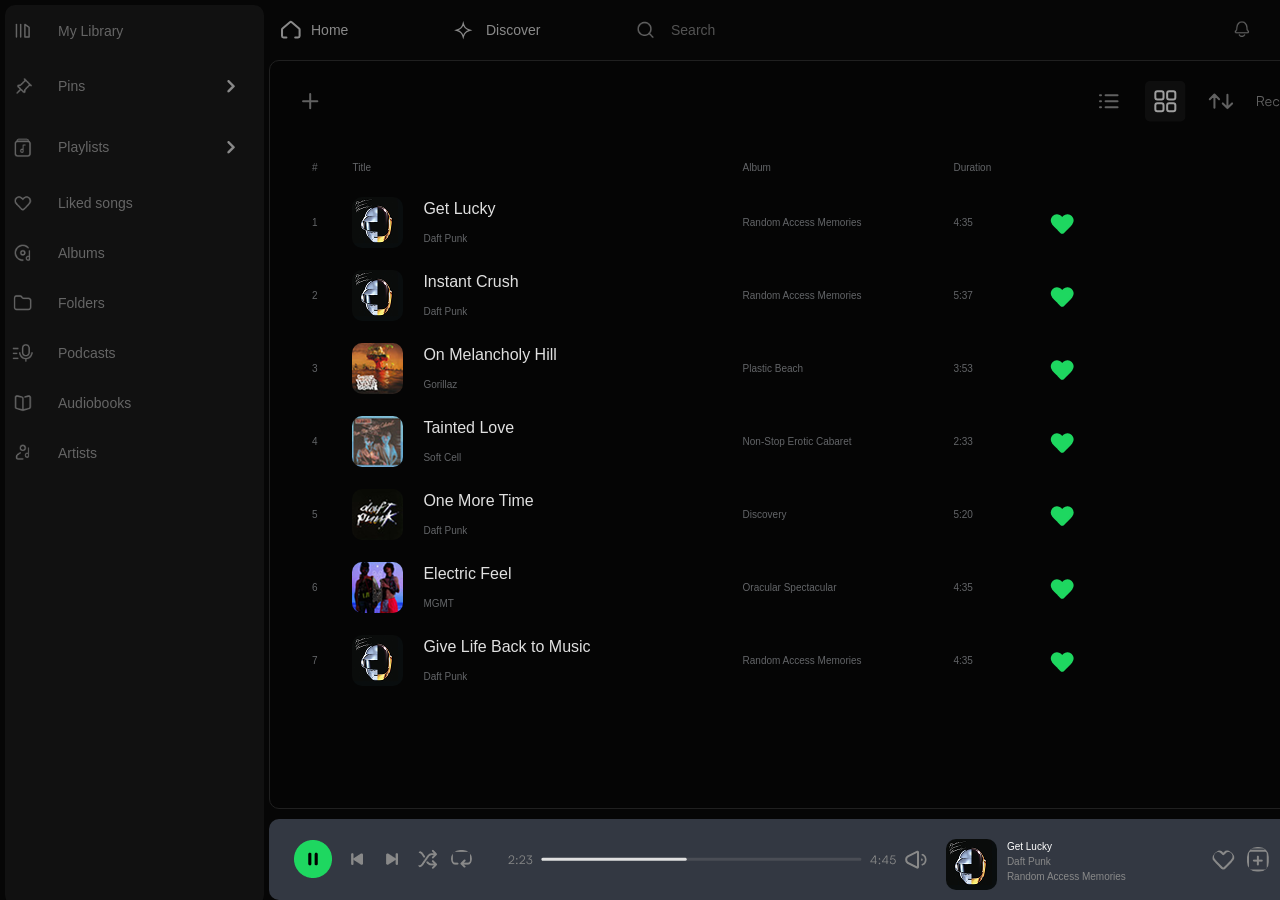
<file: likedsongs.html>
<!DOCTYPE html>
<html lang="en">

<head>
    <meta charset="UTF-8">
    <meta name="viewport" content="width=device-width, initial-scale=1.0">
    <title>Home</title>
    <link rel="stylesheet" href="./css/style.css">

</head>

<body>

<!--navigation-->
<input type="checkbox" id="friends-toggle" style="display: none;">
<header class="header">
  <nav class="nav">

    <ul class="nav__list">
      <li class="nav__item">
        <a href="/index.html" class="nav__link">
          <!-- <img class="nav__icon" src="./assets/header-icons/home-icon.png" alt="home-icon"> -->
         <svg xmlns="http://www.w3.org/2000/svg" width="20" height="20" viewBox="0 0 23 21" fill="none">
        <path d="M16.3328 19.1784H19.7003C20.6303 19.1784 21.3841 18.4245 21.3841 17.4946V9.98612C21.3841 9.49083 21.1661 9.02067 20.788 8.70074L12.369 1.57704C11.7413 1.04583 10.8216 1.04583 10.1938 1.57704L1.77487 8.70074C1.39677 9.02067 1.17871 9.49083 1.17871 9.98612V17.4946C1.17871 18.4245 1.93257 19.1784 2.86249 19.1784H6.23006" stroke="#898989" stroke-width="2.3573" stroke-linecap="round" stroke-linejoin="round"/>
        </svg>
          <span class="nav__text">Home</span>
        </a>
      </li>

      <li class="nav__item">
        <a href="/discovery.html" class="nav__link">
          <!-- <img class="nav__icon" src="./assets/header-icons/Star-icon.png" alt="Star-icon"> -->

          <svg   xmlns="http://www.w3.org/2000/svg" width="25" height="25" viewBox="0 0 41 41" fill="none">
          <path d="M20.5903 29.5869C21.8159 25.2217 25.2271 21.8105 29.5923 20.585L31.3872 20.0811L29.5923 19.5771C25.2271 18.3516 21.8159 14.9404 20.5903 10.5752L20.0864 8.78027L19.5825 10.5752C18.357 14.9404 14.9457 18.3516 10.5806 19.5771L8.78564 20.0811L10.5806 20.585C14.9457 21.8105 18.357 25.2217 19.5825 29.5869L20.0864 31.3818L20.5903 29.5869Z" stroke="#898989" stroke-width="2"/>
          </svg>
          <span class="nav__text">Discover</span>
        </a>
      </li>

      <li class="nav__items">
       <a href="/search.html" class="nav__link nav__btn"> 
            <input type="text" name="search" placeholder="Search " class="nav__icon nav__text ">
      
      </a>
      </li>
    </ul>

    <ul class="nav__list">
      <li class="nav__items">
        <button href="#" class="nav__btn">
          <img class="nav__icon" src="./assets/header-icons/notification-icon.png" alt="notification-icon">
          
        </button>
      </li>

      <li class="nav__items">
        <button href="#" class="nav__btn">
          <img class="nav__icon" src="./assets/header-icons/unlock-icon.png" alt="unlock-icon">
          
        </button>
      </li>

      <!-- <li class="nav__item">
        <a href="#" class="nav__link">
          <img class="nav__icon" src="./assets/header-icons/friends-icon.png" alt="friends-icon">
         
        </a>
      </li> -->
      
      <li class="nav__items">
        <label for="friends-toggle" class="nav__friends-trigger nav__btn">
            <!-- <img class="nav__icon" src="./assets/header-icons/friends-icon.png" alt="Friends Activity"> -->
            <svg   xmlns="http://www.w3.org/2000/svg" width="30" height="30" viewBox="0 0 41 41" fill="none">
            <path d="M29.4 14.3136C29.4 16.1735 27.8922 17.6812 26.0324 17.6812C24.1725 17.6812 22.6648 16.1735 22.6648 14.3136C22.6648 12.4538 24.1725 10.946 26.0324 10.946C27.8922 10.946 29.4 12.4538 29.4 14.3136Z" stroke="#898989" stroke-width="2.02054"/>
            <path d="M19.113 23.4167L19.8628 22.9168C21.6898 21.6988 23.8365 21.0488 26.0324 21.0488C28.2282 21.0488 30.3749 21.6988 32.2019 22.9168L32.9517 23.4167C33.8885 24.0412 34.4513 25.0927 34.4513 26.2187V27.8962C34.4513 28.7641 33.7477 29.4677 32.8797 29.4677H26.0324H19.185C18.317 29.4677 17.6134 28.7641 17.6134 27.8962V26.2187C17.6134 25.0927 18.1762 24.0412 19.113 23.4167Z" stroke="#898989" stroke-width="2.02054" stroke-linecap="round" stroke-linejoin="round"/>
            <path d="M17.9811 14.3136C17.9811 16.1735 16.4734 17.6812 14.6135 17.6812C12.7537 17.6812 11.246 16.1735 11.246 14.3136C11.246 12.4538 12.7537 10.946 14.6135 10.946C16.4734 10.946 17.9811 12.4538 17.9811 14.3136Z" stroke="#898989" stroke-width="2.02054"/>
            <path d="M14.6135 21.0488C12.4177 21.0488 10.271 21.6988 8.44398 22.9168L7.69419 23.4167C6.75734 24.0412 6.19461 25.0927 6.19461 26.2187V27.8962C6.19461 28.7641 6.89821 29.4677 7.76614 29.4677H13.8271" stroke="#898989" stroke-width="2.02054" stroke-linecap="round" stroke-linejoin="round"/>
            </svg>
        </label>
      </li>

      <li class="nav__items">
        <button  href="#" class="nav__btn">
          <img class="nav__icon" src="./assets/header-icons/settings-icon.png" alt="settings-icon">
          
        </button>
      </li>

      <li class="nav__items">
        <button href="#" class="nav__btn">
          <img class="nav__icon" src="./assets/header-icons/dark-mode-icon.png" alt="dark-mode-icon">
          
        </button>
      </li>
    </ul>

  </nav>
</header>
<!--left side-bar-->
<aside class="sidebar bg-color-library">
   <nav class="nav-aside" aria-label="Main Navigation">
    <ul class="nav-aside__list">
      
      <li class="nav-aside__item">
        <a href="/library.html" class="nav-aside__link nav-aside__link--active">
          <!-- <img class="nav-aside__icon" src="./assets/aside-icons/library-icon.png" alt="library" aria-hidden="true"> -->
          <svg xmlns="http://www.w3.org/2000/svg" width="30" height="30" viewBox="0 0 41 41" fill="none">
          <g clip-path="url(#clip0_11021_3266)">
          <path d="M11.562 11.5621V28.849" stroke="#898989" stroke-width="2.02054" stroke-linecap="round" stroke-linejoin="round"/>
          <path d="M17.3242 11.5621V28.849" stroke="#898989" stroke-width="2.02054" stroke-linecap="round" stroke-linejoin="round"/>
          <path d="M23.0865 28.849V11.5621L28.8488 15.5514V28.849H23.0865Z" stroke="#898989" stroke-width="2.02054" stroke-linecap="round" stroke-linejoin="round"/>
          </g>
          <defs>

          </svg>
          <span class="nav-aside__text">My Library</span>
        </a>
      </li>

      <li class="nav-aside__item">
        <a href="/search" class="nav-aside__link">
          <img class="nav-aside__icon" src="./assets/aside-icons/pin-icon.png" alt="pin" aria-hidden="true">
          <span class="nav-aside__text">Pins</span>
        </a>
        <img  class="nav-aside__vector" src="./assets/aside-icons/vector-icon.png" alt="vector">
      </li>

      <li class="nav-aside__item">
        <a href="/library" class="nav-aside__link">
          <img class="nav-aside__icon" src="./assets/aside-icons/playlist-icon.png" alt="playlist" aria-hidden="true">
          <span class="nav-aside__text">Playlists</span>
        </a>
        <img  class="nav-aside__vector" src="./assets/aside-icons/vector-icon.png" alt="vector">
      </li>

      <li class="nav-aside__item">
        <a href="/likedsongs.html" class="nav-aside__link">
          <img class="nav-aside__icon" src="./assets/aside-icons/heart-icons.png" alt="heart" aria-hidden="true">
          <span class="nav-aside__text">Liked songs</span>
        </a>
      </li>

      <li class="nav-aside__item">
        <a href="/library" class="nav-aside__link">
          <img class="nav-aside__icon" src="./assets/aside-icons/albums-icons.png" alt="albums" aria-hidden="true">
          <span class="nav-aside__text">Albums</span>
        </a>
      </li>

      <li class="nav-aside__item">
        <a href="/library" class="nav-aside__link">
          <img class="nav-aside__icon" src="./assets/aside-icons/folders-icons.png" alt="folders" aria-hidden="true">
          <span class="nav-aside__text">Folders</span>
        </a>
      </li>

      <li class="nav-aside__item">
        <a href="/library" class="nav-aside__link">
          <img class="nav-aside__icon" src="./assets/aside-icons/podcasts-icons.png" alt="Podcasts" aria-hidden="true">
          <span class="nav-aside__text">Podcasts</span>
        </a>
      </li>

      <li class="nav-aside__item">
        <a href="/library" class="nav-aside__link">
          <img class="nav-aside__icon" src="./assets/aside-icons/audiobooks-icons.png" alt="Audiobooks" aria-hidden="true">
          <span class="nav-aside__text">Audiobooks</span>
        </a>
      </li>

      <li class="nav-aside__item">
        <a href="/library" class="nav-aside__link">
          <img class="nav-aside__icon" src="./assets/aside-icons/artists-icons.png" alt="Artists" aria-hidden="true">
          <span class="nav-aside__text">Artists</span>
        </a>
      </li>

    </ul>
  </nav>
</aside>
<!--right side-bar-->
  <aside class="friends-sidebar">
  <div class="friends-sidebar__header">
    <span class="friends-sidebar__title">Friend Activity</span>
    <div class="friends-sidebar__icons">
    <img src="./assets/aside-icons/addfriends-icons.png" class="friends-sidebar__icon" alt="addfriends">
    <label for="friends-toggle" class="friends-sidebar__close">✕</label>
    </div>
    
  </div>

  <div class="friends-sidebar__content">
    <div class="friend-item">
      <div class="friend-item__avatar">
        <img src="./assets/aside-icons/friend1.png" alt="User">
        <div class="friend-item__status-dot"></div> </div>
      
      <div class="friend-item__info">
        <div class="friend-item__name">FriendlyMusicListener</div>
        <div class="friend-item__details">
          <span class="friend-item__icon"> <svg xmlns="http://www.w3.org/2000/svg" width="30" height="30" viewBox="0 0 30 30" fill="none">
        <path d="M10.4172 20.323V16.24M14.8715 20.323V9.55859M19.3257 20.323V13.6417" stroke="#1ED760" stroke-width="1.48475" stroke-linecap="round"/>
        </svg></span> <span class="friend-item__song">Goosebumps</span>
          <span class="friend-item__separator">•</span>
          <span class="friend-item__artist">Travis Scott</span>
        </div>
      </div> 
    </div>
    <div class="friend-item">
      <div class="friend-item__avatar">
        <img src="./assets/aside-icons/friend2.png" alt="User">
        <div class="friend-item__status-dot"></div> </div>
      
      <div class="friend-item__info">
        <div class="friend-item__name">AverageMusicEnjoyer</div>
        <div class="friend-item__details">
          <span class="friend-item__icon"> <svg xmlns="http://www.w3.org/2000/svg" width="30" height="30" viewBox="0 0 30 30" fill="none">
        <path d="M10.4172 20.323V16.24M14.8715 20.323V9.55859M19.3257 20.323V13.6417" stroke="#1ED760" stroke-width="1.48475" stroke-linecap="round"/>
        </svg></span> <span class="friend-item__song">Get Lucky</span>
          <span class="friend-item__separator">•</span>
          <span class="friend-item__artist">Daft Punk</span>
        </div>
      </div> 
    </div>
    <div class="friend-item">
      <div class="friend-item__avatar">
        <img src="./assets/aside-icons/friend3.png" alt="User">
        <div class="friend-item__status-dot"></div> </div>
      
      <div class="friend-item__info">
        <div class="friend-item__name">MusicEnthusiast</div>
        <div class="friend-item__details">
          <span >1h</span> <span class="friend-item__song">would he</span>
          <span class="friend-item__separator">•</span>
          <span class="friend-item__artist">joji</span>
        </div>
      </div> 
    </div>
    <div class="friend-item">
      <div class="friend-item__avatar">
        <img src="./assets/aside-icons/friend4.png" alt="User">
        <div class="friend-item__status-dot"></div> </div>
      
      <div class="friend-item__info">
        <div class="friend-item__name">IListenToMusic56</div>
        <div class="friend-item__details">
          <span >6h</span> <span class="friend-item__song">Rockstar</span>
          <span class="friend-item__separator">•</span>
          <span class="friend-item__artist">Post Malone</span>
        </div>
      </div> 
    </div>

  
  
  </div>
</aside>

<label for="friends-toggle" class="friends-overlay"></label> 

    <main class="main-content">
        <section class=" main-hdr">
            <!-- <img src="./assets/icon/Layoutcontrol.png" alt="Layout control"> -->
             <svg  class="nav__btn" xmlns="http://www.w3.org/2000/svg" width="41" height="41" viewBox="0 0 41 41" fill="none">
            <path d="M20.2052 13.0618V20.2054M20.2052 27.3491V20.2054M20.2052 20.2054L13.0615 20.2054M20.2052 20.2054H27.3489" stroke="#898989" stroke-width="2.02054" stroke-linecap="round" stroke-linejoin="round"/>
            </svg>

            
            <div class="main-hdr__btns ">
                <svg class="nav__btn"   xmlns="http://www.w3.org/2000/svg" width="41" height="41" viewBox="0 0 41 41" fill="none">
                    <path d="M16.584 26.3298H28.584" stroke="#898989" stroke-width="2" stroke-linecap="round"/>
                    <path d="M11 26.3298H12" stroke="#898989" stroke-width="2" stroke-linecap="round"/>
                    <path d="M16.584 20.3298H28.584" stroke="#898989" stroke-width="2" stroke-linecap="round"/>
                    <path d="M11 20.3298H12" stroke="#898989" stroke-width="2" stroke-linecap="round"/>
                    <path d="M16.584 14.3298H28.584" stroke="#898989" stroke-width="2" stroke-linecap="round"/>
                    <path d="M11 14.3298H12" stroke="#898989" stroke-width="2" stroke-linecap="round"/>
                </svg>


                <svg class="nav__btn"   xmlns="http://www.w3.org/2000/svg" width="41" height="41" viewBox="0 0 41 41" fill="none">
                <rect width="40.4108" height="40.4108" rx="5" fill="#898989" fill-opacity="0.1"/>
                <rect width="8.18182" height="8.18182" rx="2" transform="matrix(1 0 0 -1 10.335 30.3298)" stroke="#E0E0E0" stroke-width="2"/>
                <rect width="8.18182" height="8.18182" rx="2" transform="matrix(1 0 0 -1 10.335 18.5116)" stroke="#E0E0E0" stroke-width="2"/>
                <rect width="8.18182" height="8.18182" rx="2" transform="matrix(1 0 0 -1 22.1533 30.3298)" stroke="#E0E0E0" stroke-width="2"/>
                <rect width="8.18182" height="8.18182" rx="2" transform="matrix(1 0 0 -1 22.1533 18.5116)" stroke="#E0E0E0" stroke-width="2"/>
                </svg>

                <svg class="nav__btn"    xmlns="http://www.w3.org/2000/svg" width="41" height="41" viewBox="0 0 41 41" fill="none">
                <path d="M13.4327 26.8049V13.5287M13.4327 13.5287L18.0759 18.1718M13.4327 13.5287L8.78962 18.1718" stroke="#898989" stroke-width="2.02054" stroke-linecap="round" stroke-linejoin="round"/>
                <path d="M26.4328 13.8049L26.4328 27.081M26.4328 27.081L21.7897 22.4379M26.4328 27.081L31.076 22.4379" stroke="#898989" stroke-width="2.02054" stroke-linecap="round" stroke-linejoin="round"/>
                </svg>

                <svg class="nav__btn" xmlns="http://www.w3.org/2000/svg" width="44" height="11" viewBox="0 0 44 11" fill="none">
                <path d="M1.00823 10.024H0.000226632V4.75645e-05H3.73823C5.76823 4.75645e-05 7.00023 1.12005 7.00023 2.89805C7.00023 4.34005 6.24423 5.34805 4.95623 5.69805L7.09823 10.024H5.97823L3.93423 5.86605H1.00823V10.024ZM1.00823 0.910048V4.95605H3.76623C5.15223 4.95605 5.96423 4.20005 5.96423 2.92605C5.96423 1.62405 5.11023 0.910048 3.73823 0.910048H1.00823ZM11.5151 10.192C9.52712 10.192 8.19712 8.76405 8.19712 6.63605C8.19712 4.52205 9.51312 3.06605 11.4451 3.06605C13.2791 3.06605 14.5251 4.36805 14.5251 6.28605V6.76205H9.13512C9.20512 8.41405 10.0731 9.36605 11.5291 9.36605C12.6351 9.36605 13.3491 8.89005 13.6011 7.99405H14.5251C14.1611 9.42205 13.1111 10.192 11.5151 10.192ZM11.4451 3.89205C10.1711 3.89205 9.33112 4.73205 9.16312 6.06205H13.5591C13.5591 4.76005 12.7191 3.89205 11.4451 3.89205ZM16.0136 6.65005C16.0136 4.52205 17.3156 3.06605 19.2896 3.06605C20.8576 3.06605 22.0056 3.97605 22.2716 5.37605H21.3056C21.0536 4.43805 20.2416 3.92005 19.3036 3.92005C17.9316 3.92005 16.9656 4.97005 16.9656 6.63605C16.9656 8.24605 17.8616 9.32405 19.2336 9.32405C20.2416 9.32405 21.0536 8.76405 21.3196 7.89605H22.2996C21.9776 9.28205 20.7736 10.192 19.2336 10.192C17.3156 10.192 16.0136 8.77805 16.0136 6.65005ZM27.025 10.192C25.037 10.192 23.707 8.76405 23.707 6.63605C23.707 4.52205 25.023 3.06605 26.955 3.06605C28.789 3.06605 30.035 4.36805 30.035 6.28605V6.76205H24.645C24.715 8.41405 25.583 9.36605 27.039 9.36605C28.145 9.36605 28.859 8.89005 29.111 7.99405H30.035C29.671 9.42205 28.621 10.192 27.025 10.192ZM26.955 3.89205C25.681 3.89205 24.841 4.73205 24.673 6.06205H29.069C29.069 4.76005 28.229 3.89205 26.955 3.89205ZM32.9655 10.024H31.9995V3.24805H32.8395L32.9795 4.42405C33.4275 3.55605 34.3235 3.06605 35.3035 3.06605C37.1655 3.06605 37.9355 4.17205 37.9355 5.88005V10.024H36.9695V6.09005C36.9695 4.50805 36.2555 3.94805 35.1355 3.94805C33.7495 3.94805 32.9655 4.95605 32.9655 6.48205V10.024ZM41.8349 10.024H40.8829V4.06005H39.5249V3.24805H40.8829V1.10605H41.8349V3.24805H43.1929V4.06005H41.8349V10.024Z" fill="#898989"/>
                </svg>

                <svg class="nav__btn" xmlns="http://www.w3.org/2000/svg" width="41" height="41" viewBox="0 0 41 41" fill="none">
                <path d="M29.3351 14.081L11.3351 14.081" stroke="#898989" stroke-width="2" stroke-linecap="round"/>
                <path d="M25.8273 20.081H15.8273" stroke="#898989" stroke-width="2" stroke-linecap="round"/>
                <path d="M22.8273 26.081H18.8273" stroke="#898989" stroke-width="2" stroke-linecap="round"/>
                </svg>

                <svg class="nav__btn" xmlns="http://www.w3.org/2000/svg" width="40" height="14" viewBox="0 0 40 14" fill="none">
                <path d="M4.81595 0.952016C2.50595 0.952016 1.04995 2.66002 1.04995 5.22202C1.04995 7.82602 2.58995 9.40802 4.84395 9.40802C6.52395 9.40802 8.16195 8.59602 8.16195 6.18802V5.67002H4.53595V4.77402H9.11395V10.206H8.31595L8.21795 8.61002C7.68595 9.60402 6.42595 10.36 4.80195 10.36C1.95995 10.36 -5.07608e-05 8.31602 -5.07608e-05 5.22202C-5.07608e-05 2.15602 1.95995 1.5974e-05 4.82995 1.5974e-05C6.94395 1.5974e-05 8.58195 1.20402 8.97395 3.02402H7.88195C7.46195 1.65202 6.28595 0.952016 4.81595 0.952016ZM14.8679 3.33202V4.20002H14.3359C13.0899 4.20002 12.2919 5.04002 12.2919 6.32802V10.192H11.3259V3.41602H12.2359L12.3059 4.46602C12.5719 3.73802 13.2859 3.26202 14.2379 3.26202C14.4479 3.26202 14.6299 3.27602 14.8679 3.33202ZM15.8364 6.80402C15.8364 4.73202 17.2924 3.23402 19.2804 3.23402C21.2684 3.23402 22.7244 4.73202 22.7244 6.80402C22.7244 8.86202 21.2684 10.36 19.2804 10.36C17.2924 10.36 15.8364 8.86202 15.8364 6.80402ZM16.8164 6.79002C16.8164 8.38602 17.8244 9.49202 19.2804 9.49202C20.7224 9.49202 21.7444 8.38602 21.7444 6.79002C21.7444 5.22202 20.7224 4.10202 19.2804 4.10202C17.8244 4.10202 16.8164 5.22202 16.8164 6.79002ZM29.2853 3.41602H30.2513V10.192H29.4113L29.2853 9.04402C28.9073 9.82802 27.9693 10.36 26.9053 10.36C25.3093 10.36 24.4413 9.26802 24.4413 7.61602V3.40202H25.4213V7.30802C25.4213 8.91802 26.1353 9.49202 27.2133 9.49202C28.5153 9.49202 29.2853 8.62402 29.2853 7.01402V3.41602ZM32.6836 13.146V3.41602H33.5236L33.6216 4.78802C34.0976 3.73802 35.0496 3.23402 36.1836 3.23402C38.1436 3.23402 39.3196 4.73202 39.3196 6.77602C39.3196 8.82002 38.1856 10.36 36.1836 10.36C35.0356 10.36 34.1256 9.87002 33.6496 8.89002V13.146H32.6836ZM33.6636 6.80402C33.6636 8.35802 34.5316 9.49202 36.0156 9.49202C37.4856 9.49202 38.3396 8.35802 38.3396 6.80402C38.3396 5.23602 37.4856 4.11602 36.0156 4.11602C34.5316 4.11602 33.6636 5.23602 33.6636 6.80402Z" fill="#898989"/>
                </svg>
                
                <svg  class="nav__btn" xmlns="http://www.w3.org/2000/svg" width="41" height="41" viewBox="0 0 41 41" fill="none">
                <path d="M24.7357 24.361C26.2733 22.7925 27.2214 20.644 27.2214 18.274C27.2214 13.4715 23.3282 9.57837 18.5257 9.57837C13.7233 9.57837 9.83008 13.4715 9.83008 18.274C9.83008 23.0765 13.7233 26.9697 18.5257 26.9697C20.9582 26.9697 23.1575 25.9709 24.7357 24.361ZM24.7357 24.361L29.8301 29.5784" stroke="#898989" stroke-width="2.02054" stroke-linecap="round"/>
                </svg>
            </div>
             
            
        </section>

     <section class="liked-songs">
        <table>
            <thead>
                <tr>
                    <th>#</th>
                    <th>Title</th>
                    <th>Album</th>
                    <th>Duration</th>
                    <th></th>
                </tr>
            </thead>
           
            <tbody>
             
                <tr>
                    <td>1</td>
                    <td>
                        <div class="song-item__main">
                            <img src="./assets/library-img/duftpank-3.png"  alt="album cover" class="song-item__img">
                            <div class="song-item__info">
                                <h5 class="song-item__name">Get Lucky</h5>
                                <p class="song-item__artist">
                                    Daft Punk
                                </p>
                            </div>
                        </div>
                    </td>
                    <td><span>Random Access Memories</span></td>
                    <td>4:35</td>
                    <td class="status-go"> 
                        <svg xmlns="http://www.w3.org/2000/svg" width="40" height="40" viewBox="0 0 40 40" fill="none">
                        <path d="M22.0693 13.5678L20.2054 15.3738L18.3416 13.5678C16.3872 11.6741 13.2521 11.7787 11.4282 13.7984C9.65847 15.7581 9.41482 18.6936 11.0174 20.7923C11.2143 21.0502 11.408 21.2972 11.5922 21.5232C12.7587 22.9542 15.3037 25.4531 16.5788 26.7942C17.5209 27.785 18.3677 28.6113 19.0057 29.2132C19.6794 29.8488 20.7194 29.835 21.3944 29.2007C22.5707 28.0954 24.3747 26.3736 25.6453 25.0372C26.9205 23.6961 27.6522 22.9542 28.8186 21.5232C29.0029 21.2972 29.1965 21.0502 29.3935 20.7923C30.996 18.6936 30.7524 15.7581 28.9826 13.7984C27.1588 11.7787 24.0236 11.6741 22.0693 13.5678Z" fill="#1ED760" stroke="#1ED760" stroke-width="2.02054" stroke-linecap="round" stroke-linejoin="round"/>
                        </svg>
                    </td>
                </tr>
                 <tr>
                    <td>2</td>
                    <td>
                          <div class="song-item__main">
                            <img src="./assets/library-img/duftpank-3.png"  alt="album cover" class="song-item__img">
                            <div class="song-item__info">
                                <h5 class="song-item__name">Instant Crush</h5>
                                <p class="song-item__artist">
                                    Daft Punk
                                </p>
                            </div>
                        </div>
                    </td>
                    <td><span>Random Access Memories</span></td>
                    <td>5:37</td>
                    <td class="status-go">
                        <svg xmlns="http://www.w3.org/2000/svg" width="40" height="40" viewBox="0 0 40 40" fill="none">
                        <path d="M22.0693 13.5678L20.2054 15.3738L18.3416 13.5678C16.3872 11.6741 13.2521 11.7787 11.4282 13.7984C9.65847 15.7581 9.41482 18.6936 11.0174 20.7923C11.2143 21.0502 11.408 21.2972 11.5922 21.5232C12.7587 22.9542 15.3037 25.4531 16.5788 26.7942C17.5209 27.785 18.3677 28.6113 19.0057 29.2132C19.6794 29.8488 20.7194 29.835 21.3944 29.2007C22.5707 28.0954 24.3747 26.3736 25.6453 25.0372C26.9205 23.6961 27.6522 22.9542 28.8186 21.5232C29.0029 21.2972 29.1965 21.0502 29.3935 20.7923C30.996 18.6936 30.7524 15.7581 28.9826 13.7984C27.1588 11.7787 24.0236 11.6741 22.0693 13.5678Z" fill="#1ED760" stroke="#1ED760" stroke-width="2.02054" stroke-linecap="round" stroke-linejoin="round"/>
                        </svg>
                    </td>
                </tr>

                <tr>
                    <td>3</td>
                    <td>
                        <div class="song-item__main">
                            <img src="./assets/library-img/Rectangle 6.png"  alt="album cover" class="song-item__img">
                            <div class="song-item__info">
                                <h5 class="song-item__name">On Melancholy Hill</h5>
                                <p class="song-item__artist">
                                    Gorillaz
                                </p>
                            </div>
                        </div>
                    </td>
                    <td><span>Plastic Beach</span></td>
                    <td>3:53</td>
                    <td class="status-go"> 
                        <svg xmlns="http://www.w3.org/2000/svg" width="40" height="40" viewBox="0 0 40 40" fill="none">
                        <path d="M22.0693 13.5678L20.2054 15.3738L18.3416 13.5678C16.3872 11.6741 13.2521 11.7787 11.4282 13.7984C9.65847 15.7581 9.41482 18.6936 11.0174 20.7923C11.2143 21.0502 11.408 21.2972 11.5922 21.5232C12.7587 22.9542 15.3037 25.4531 16.5788 26.7942C17.5209 27.785 18.3677 28.6113 19.0057 29.2132C19.6794 29.8488 20.7194 29.835 21.3944 29.2007C22.5707 28.0954 24.3747 26.3736 25.6453 25.0372C26.9205 23.6961 27.6522 22.9542 28.8186 21.5232C29.0029 21.2972 29.1965 21.0502 29.3935 20.7923C30.996 18.6936 30.7524 15.7581 28.9826 13.7984C27.1588 11.7787 24.0236 11.6741 22.0693 13.5678Z" fill="#1ED760" stroke="#1ED760" stroke-width="2.02054" stroke-linecap="round" stroke-linejoin="round"/>
                        </svg>
                    </td>
                </tr>
                <tr>
                    <td>4</td>
                    <td>
                        <div class="song-item__main">
                            <img src="./assets/library-img/Rectangle 6 (1).png"  alt="album cover" class="song-item__img">
                            <div class="song-item__info">
                                <h5 class="song-item__name">Tainted Love</h5>
                                <p class="song-item__artist">
                                    Soft Cell
                                </p>
                            </div>
                        </div>
                    </td>
                    <td><span>Non-Stop Erotic Cabaret</span></td>
                    <td>2:33</td>
                    <td class="status-go"> 
                        <svg xmlns="http://www.w3.org/2000/svg" width="40" height="40" viewBox="0 0 40 40" fill="none">
                        <path d="M22.0693 13.5678L20.2054 15.3738L18.3416 13.5678C16.3872 11.6741 13.2521 11.7787 11.4282 13.7984C9.65847 15.7581 9.41482 18.6936 11.0174 20.7923C11.2143 21.0502 11.408 21.2972 11.5922 21.5232C12.7587 22.9542 15.3037 25.4531 16.5788 26.7942C17.5209 27.785 18.3677 28.6113 19.0057 29.2132C19.6794 29.8488 20.7194 29.835 21.3944 29.2007C22.5707 28.0954 24.3747 26.3736 25.6453 25.0372C26.9205 23.6961 27.6522 22.9542 28.8186 21.5232C29.0029 21.2972 29.1965 21.0502 29.3935 20.7923C30.996 18.6936 30.7524 15.7581 28.9826 13.7984C27.1588 11.7787 24.0236 11.6741 22.0693 13.5678Z" fill="#1ED760" stroke="#1ED760" stroke-width="2.02054" stroke-linecap="round" stroke-linejoin="round"/>
                        </svg>
                    </td>
                </tr>
                <tr>
                    <td>5</td>
                    <td>
                        <div class="song-item__main">
                            <img src="./assets/library-img/Rectangle 6 (2).png"  alt="album cover" class="song-item__img">
                            <div class="song-item__info">
                                <h5 class="song-item__name">One More Time</h5>
                                <p class="song-item__artist">
                                    Daft Punk
                                </p>
                            </div>
                        </div>
                    </td>
                    <td><span>Discovery</span></td>
                    <td>5:20</td>
                    <td class="status-go"> 
                        <svg xmlns="http://www.w3.org/2000/svg" width="40" height="40" viewBox="0 0 40 40" fill="none">
                        <path d="M22.0693 13.5678L20.2054 15.3738L18.3416 13.5678C16.3872 11.6741 13.2521 11.7787 11.4282 13.7984C9.65847 15.7581 9.41482 18.6936 11.0174 20.7923C11.2143 21.0502 11.408 21.2972 11.5922 21.5232C12.7587 22.9542 15.3037 25.4531 16.5788 26.7942C17.5209 27.785 18.3677 28.6113 19.0057 29.2132C19.6794 29.8488 20.7194 29.835 21.3944 29.2007C22.5707 28.0954 24.3747 26.3736 25.6453 25.0372C26.9205 23.6961 27.6522 22.9542 28.8186 21.5232C29.0029 21.2972 29.1965 21.0502 29.3935 20.7923C30.996 18.6936 30.7524 15.7581 28.9826 13.7984C27.1588 11.7787 24.0236 11.6741 22.0693 13.5678Z" fill="#1ED760" stroke="#1ED760" stroke-width="2.02054" stroke-linecap="round" stroke-linejoin="round"/>
                        </svg>
                    </td>
                </tr>
                <tr>
                    <td>6</td>
                    <td>
                        <div class="song-item__main">
                            <img src="./assets/library-img/Rectangle 6 (3).png"  alt="album cover" class="song-item__img">
                            <div class="song-item__info">
                                <h5 class="song-item__name">Electric Feel</h5>
                                <p class="song-item__artist">
                                    MGMT
                                </p>
                            </div>
                        </div>
                    </td>
                    <td><span>Oracular Spectacular</span></td>
                    <td>4:35</td>
                    <td class="status-go"> 
                        <svg xmlns="http://www.w3.org/2000/svg" width="40" height="40" viewBox="0 0 40 40" fill="none">
                        <path d="M22.0693 13.5678L20.2054 15.3738L18.3416 13.5678C16.3872 11.6741 13.2521 11.7787 11.4282 13.7984C9.65847 15.7581 9.41482 18.6936 11.0174 20.7923C11.2143 21.0502 11.408 21.2972 11.5922 21.5232C12.7587 22.9542 15.3037 25.4531 16.5788 26.7942C17.5209 27.785 18.3677 28.6113 19.0057 29.2132C19.6794 29.8488 20.7194 29.835 21.3944 29.2007C22.5707 28.0954 24.3747 26.3736 25.6453 25.0372C26.9205 23.6961 27.6522 22.9542 28.8186 21.5232C29.0029 21.2972 29.1965 21.0502 29.3935 20.7923C30.996 18.6936 30.7524 15.7581 28.9826 13.7984C27.1588 11.7787 24.0236 11.6741 22.0693 13.5678Z" fill="#1ED760" stroke="#1ED760" stroke-width="2.02054" stroke-linecap="round" stroke-linejoin="round"/>
                        </svg>
                    </td>
                </tr>
                <tr>
                    <td>7</td>
                    <td>
                        <div class="song-item__main">
                            <img src="./assets/library-img/duftpank-3.png"  alt="album cover" class="song-item__img">
                            <div class="song-item__info">
                                <h5 class="song-item__name">Give Life Back to Music</h5>
                                <p class="song-item__artist">
                                    Daft Punk
                                </p>
                            </div>
                        </div>
                    </td>
                    <td><span>Random Access Memories</span></td>
                    <td>4:35</td>
                    <td class="status-go"> 
                        <svg xmlns="http://www.w3.org/2000/svg" width="40" height="40" viewBox="0 0 40 40" fill="none">
                        <path d="M22.0693 13.5678L20.2054 15.3738L18.3416 13.5678C16.3872 11.6741 13.2521 11.7787 11.4282 13.7984C9.65847 15.7581 9.41482 18.6936 11.0174 20.7923C11.2143 21.0502 11.408 21.2972 11.5922 21.5232C12.7587 22.9542 15.3037 25.4531 16.5788 26.7942C17.5209 27.785 18.3677 28.6113 19.0057 29.2132C19.6794 29.8488 20.7194 29.835 21.3944 29.2007C22.5707 28.0954 24.3747 26.3736 25.6453 25.0372C26.9205 23.6961 27.6522 22.9542 28.8186 21.5232C29.0029 21.2972 29.1965 21.0502 29.3935 20.7923C30.996 18.6936 30.7524 15.7581 28.9826 13.7984C27.1588 11.7787 24.0236 11.6741 22.0693 13.5678Z" fill="#1ED760" stroke="#1ED760" stroke-width="2.02054" stroke-linecap="round" stroke-linejoin="round"/>
                        </svg>
                    </td>
                </tr>
            </tbody>
        </table>

     </section>
        
        
    </main>
   
 
   <footer class="main-footer">
        <div class="music-bar">
            <div class="functional-side">
                <div class="controls-left">
                    <img class="icon-size" src="./assets/footer-images/greenbutton.png" alt="play button">
                    <img class="icon-size" src="./assets/footer-images/left.png" alt="click left ">
                    <img class="icon-size" src="./assets/footer-images/right.png" alt="click right">
                    <img class="icon-size" src="./assets/footer-images/random.png" alt="random">
                    <img class="icon-size" src="./assets/footer-images/return.png" alt="return">
                </div>
                <div class="progress-part">
                    <img src="./assets/footer-images/Group37.png" alt="music line">
                    <img src="./assets/footer-images/volume.png" alt="volume">
                    <div class="album-box">
                        <img src="./assets/footer-images/Rectangle6.png" alt="album photo">
                        <div class="album-box-title">
                            <h3>Get Lucky</h3>
                            <p>Daft Punk</p>
                            <p>Random Access Memories</p>
                        </div>
                    </div>
                </div>
                <div class="controls-right">
                    <img src="./assets/footer-images/like.png" alt="like button ">
                    <img src="./assets/footer-images/add.png" alt=" add playlist">
                    <img src="./assets/footer-images/Group60.png" alt="lyrics">
                    <img src="./assets/footer-images/Frame4(1).png" alt="device jam">
                    <img src="./assets/footer-images/Frame4(2).png" alt="other">
                    <img src="./assets/footer-images/Vector43.png" alt="break line">
                    <img src="./assets/footer-images/image19.png" alt="Blue circle">
                    <img src="./assets/footer-images/queue.png" alt="Queue">
                </div>

            </div>
        </div>
    </footer>

</body>

</html>
</file>
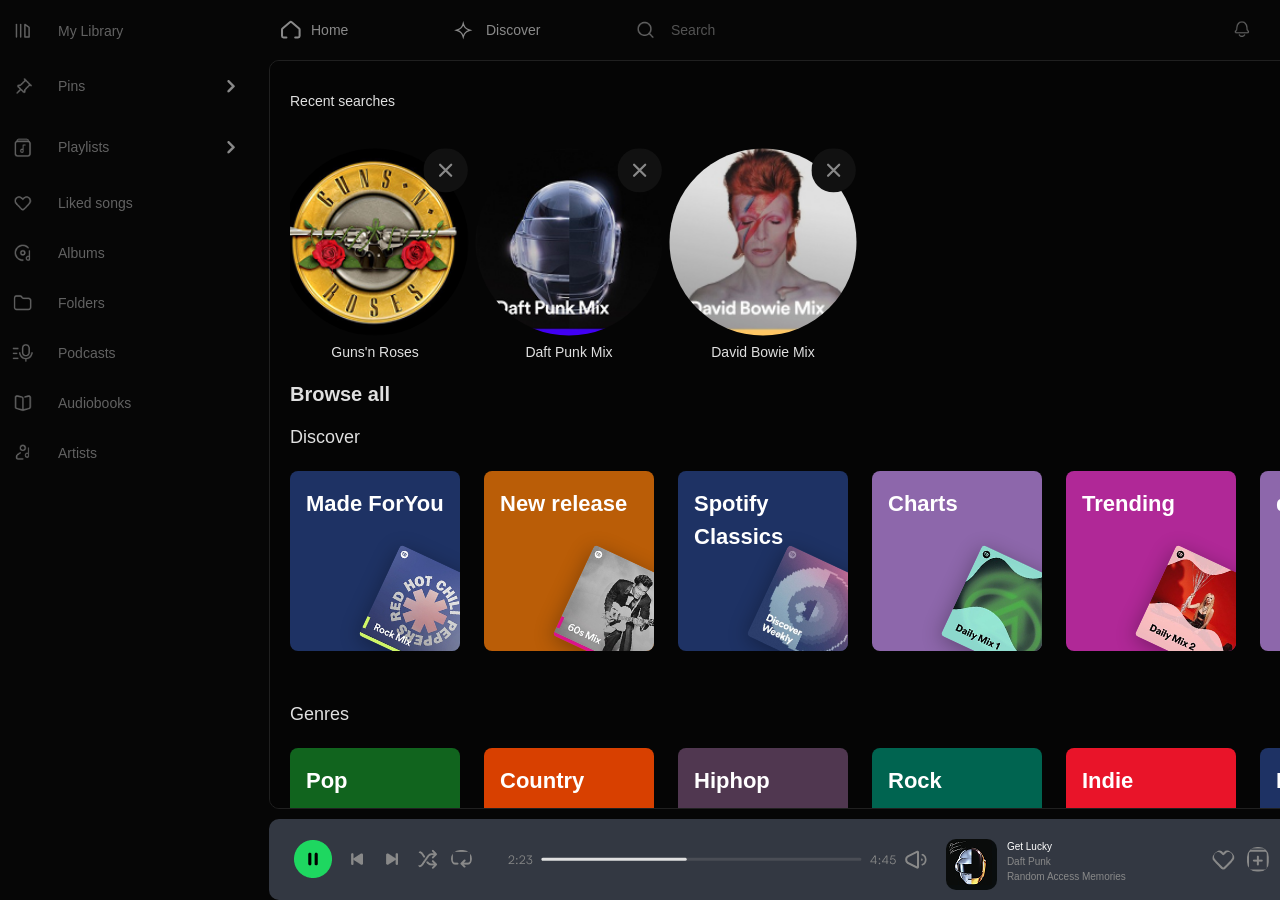
<file: search.html>
<!DOCTYPE html>
<html lang="en">

<head>
    <meta charset="UTF-8">
    <meta name="viewport" content="width=device-width, initial-scale=1.0">
    <title>Home</title>
    <link rel="stylesheet" href="./css/style.css">

</head>

<body>

<!--navigation-->
<input type="checkbox" id="friends-toggle" style="display: none;">
<header class="header">
  <nav class="nav">

    <ul class="nav__list">
      <li class="nav__item">
        <a href="/index.html" class="nav__link">
          <!-- <img class="nav__icon" src="./assets/header-icons/home-icon.png" alt="home-icon"> -->
         <svg xmlns="http://www.w3.org/2000/svg" width="20" height="20" viewBox="0 0 23 21" fill="none">
        <path d="M16.3328 19.1784H19.7003C20.6303 19.1784 21.3841 18.4245 21.3841 17.4946V9.98612C21.3841 9.49083 21.1661 9.02067 20.788 8.70074L12.369 1.57704C11.7413 1.04583 10.8216 1.04583 10.1938 1.57704L1.77487 8.70074C1.39677 9.02067 1.17871 9.49083 1.17871 9.98612V17.4946C1.17871 18.4245 1.93257 19.1784 2.86249 19.1784H6.23006" stroke="#898989" stroke-width="2.3573" stroke-linecap="round" stroke-linejoin="round"/>
        </svg>
          <span class="nav__text">Home</span>
        </a>
      </li>

      <li class="nav__item">
        <a href="/discovery.html" class="nav__link">
          <!-- <img class="nav__icon" src="./assets/header-icons/Star-icon.png" alt="Star-icon"> -->

          <svg   xmlns="http://www.w3.org/2000/svg" width="25" height="25" viewBox="0 0 41 41" fill="none">
          <path d="M20.5903 29.5869C21.8159 25.2217 25.2271 21.8105 29.5923 20.585L31.3872 20.0811L29.5923 19.5771C25.2271 18.3516 21.8159 14.9404 20.5903 10.5752L20.0864 8.78027L19.5825 10.5752C18.357 14.9404 14.9457 18.3516 10.5806 19.5771L8.78564 20.0811L10.5806 20.585C14.9457 21.8105 18.357 25.2217 19.5825 29.5869L20.0864 31.3818L20.5903 29.5869Z" stroke="#898989" stroke-width="2"/>
          </svg>
          <span class="nav__text">Discover</span>
        </a>
      </li>

     <li class="nav__items">
       <a href="/search.html" class="nav__link nav__btn"> 
            <input type="text" name="search" placeholder="Search " class="nav__icon nav__text ">
      
      </a>
      </li>
    </ul>

    <ul class="nav__list">
      <li class="nav__items">
        <button href="#" class="nav__btn">
          <img class="nav__icon" src="./assets/header-icons/notification-icon.png" alt="notification-icon">
          
        </button>
      </li>

      <li class="nav__items">
        <button href="#" class="nav__btn">
          <img class="nav__icon" src="./assets/header-icons/unlock-icon.png" alt="unlock-icon">
          
        </button>
      </li>

      <!-- <li class="nav__item">
        <a href="#" class="nav__link">
          <img class="nav__icon" src="./assets/header-icons/friends-icon.png" alt="friends-icon">
         
        </a>
      </li> -->
      
      <li class="nav__items">
        <label for="friends-toggle" class="nav__friends-trigger nav__btn">
            <!-- <img class="nav__icon" src="./assets/header-icons/friends-icon.png" alt="Friends Activity"> -->
            <svg   xmlns="http://www.w3.org/2000/svg" width="30" height="30" viewBox="0 0 41 41" fill="none">
            <path d="M29.4 14.3136C29.4 16.1735 27.8922 17.6812 26.0324 17.6812C24.1725 17.6812 22.6648 16.1735 22.6648 14.3136C22.6648 12.4538 24.1725 10.946 26.0324 10.946C27.8922 10.946 29.4 12.4538 29.4 14.3136Z" stroke="#898989" stroke-width="2.02054"/>
            <path d="M19.113 23.4167L19.8628 22.9168C21.6898 21.6988 23.8365 21.0488 26.0324 21.0488C28.2282 21.0488 30.3749 21.6988 32.2019 22.9168L32.9517 23.4167C33.8885 24.0412 34.4513 25.0927 34.4513 26.2187V27.8962C34.4513 28.7641 33.7477 29.4677 32.8797 29.4677H26.0324H19.185C18.317 29.4677 17.6134 28.7641 17.6134 27.8962V26.2187C17.6134 25.0927 18.1762 24.0412 19.113 23.4167Z" stroke="#898989" stroke-width="2.02054" stroke-linecap="round" stroke-linejoin="round"/>
            <path d="M17.9811 14.3136C17.9811 16.1735 16.4734 17.6812 14.6135 17.6812C12.7537 17.6812 11.246 16.1735 11.246 14.3136C11.246 12.4538 12.7537 10.946 14.6135 10.946C16.4734 10.946 17.9811 12.4538 17.9811 14.3136Z" stroke="#898989" stroke-width="2.02054"/>
            <path d="M14.6135 21.0488C12.4177 21.0488 10.271 21.6988 8.44398 22.9168L7.69419 23.4167C6.75734 24.0412 6.19461 25.0927 6.19461 26.2187V27.8962C6.19461 28.7641 6.89821 29.4677 7.76614 29.4677H13.8271" stroke="#898989" stroke-width="2.02054" stroke-linecap="round" stroke-linejoin="round"/>
            </svg>
        </label>
      </li>

      <li class="nav__items">
        <button  href="#" class="nav__btn">
          <img class="nav__icon" src="./assets/header-icons/settings-icon.png" alt="settings-icon">
          
        </button>
      </li>

      <li class="nav__items">
        <button href="#" class="nav__btn">
          <img class="nav__icon" src="./assets/header-icons/dark-mode-icon.png" alt="dark-mode-icon">
          
        </button>
      </li>
    </ul>

  </nav>
</header>
<!--left side-bar-->
<aside class="sidebar">
   <nav class="nav-aside" aria-label="Main Navigation">
    <ul class="nav-aside__list">
      
      <li class="nav-aside__item">
        <a href="/library.html" class="nav-aside__link nav-aside__link--active">
          <!-- <img class="nav-aside__icon" src="./assets/aside-icons/library-icon.png" alt="library" aria-hidden="true"> -->
          <svg xmlns="http://www.w3.org/2000/svg" width="30" height="30" viewBox="0 0 41 41" fill="none">
          <g clip-path="url(#clip0_11021_3266)">
          <path d="M11.562 11.5621V28.849" stroke="#898989" stroke-width="2.02054" stroke-linecap="round" stroke-linejoin="round"/>
          <path d="M17.3242 11.5621V28.849" stroke="#898989" stroke-width="2.02054" stroke-linecap="round" stroke-linejoin="round"/>
          <path d="M23.0865 28.849V11.5621L28.8488 15.5514V28.849H23.0865Z" stroke="#898989" stroke-width="2.02054" stroke-linecap="round" stroke-linejoin="round"/>
          </g>
          <defs>

          </svg>
          <span class="nav-aside__text">My Library</span>
        </a>
      </li>

      <li class="nav-aside__item">
        <a href="/search" class="nav-aside__link">
          <img class="nav-aside__icon" src="./assets/aside-icons/pin-icon.png" alt="pin" aria-hidden="true">
          <span class="nav-aside__text">Pins</span>
        </a>
        <img  class="nav-aside__vector" src="./assets/aside-icons/vector-icon.png" alt="vector">
      </li>

      <li class="nav-aside__item">
        <a href="/library" class="nav-aside__link">
          <img class="nav-aside__icon" src="./assets/aside-icons/playlist-icon.png" alt="playlist" aria-hidden="true">
          <span class="nav-aside__text">Playlists</span>
        </a>
        <img  class="nav-aside__vector" src="./assets/aside-icons/vector-icon.png" alt="vector">
      </li>

      <li class="nav-aside__item">
        <a href="/likedsongs.html" class="nav-aside__link">
          <img class="nav-aside__icon" src="./assets/aside-icons/heart-icons.png" alt="heart" aria-hidden="true">
          <span class="nav-aside__text">Liked songs</span>
        </a>
      </li>

      <li class="nav-aside__item">
        <a href="/library" class="nav-aside__link">
          <img class="nav-aside__icon" src="./assets/aside-icons/albums-icons.png" alt="albums" aria-hidden="true">
          <span class="nav-aside__text">Albums</span>
        </a>
      </li>

      <li class="nav-aside__item">
        <a href="/library" class="nav-aside__link">
          <img class="nav-aside__icon" src="./assets/aside-icons/folders-icons.png" alt="folders" aria-hidden="true">
          <span class="nav-aside__text">Folders</span>
        </a>
      </li>

      <li class="nav-aside__item">
        <a href="/library" class="nav-aside__link">
          <img class="nav-aside__icon" src="./assets/aside-icons/podcasts-icons.png" alt="Podcasts" aria-hidden="true">
          <span class="nav-aside__text">Podcasts</span>
        </a>
      </li>

      <li class="nav-aside__item">
        <a href="/library" class="nav-aside__link">
          <img class="nav-aside__icon" src="./assets/aside-icons/audiobooks-icons.png" alt="Audiobooks" aria-hidden="true">
          <span class="nav-aside__text">Audiobooks</span>
        </a>
      </li>

      <li class="nav-aside__item">
        <a href="/library" class="nav-aside__link">
          <img class="nav-aside__icon" src="./assets/aside-icons/artists-icons.png" alt="Artists" aria-hidden="true">
          <span class="nav-aside__text">Artists</span>
        </a>
      </li>

    </ul>
  </nav>
</aside>
<!--right side-bar-->
  <aside class="friends-sidebar">
  <div class="friends-sidebar__header">
    <span class="friends-sidebar__title">Friend Activity</span>
    <div class="friends-sidebar__icons">
    <img src="./assets/aside-icons/addfriends-icons.png" class="friends-sidebar__icon" alt="addfriends">
    <label for="friends-toggle" class="friends-sidebar__close">✕</label>
    </div>
    
  </div>

  <div class="friends-sidebar__content">
    <div class="friend-item">
      <div class="friend-item__avatar">
        <img src="./assets/aside-icons/friend1.png" alt="User">
        <div class="friend-item__status-dot"></div> </div>
      
      <div class="friend-item__info">
        <div class="friend-item__name">FriendlyMusicListener</div>
        <div class="friend-item__details">
          <span class="friend-item__icon"> <svg xmlns="http://www.w3.org/2000/svg" width="30" height="30" viewBox="0 0 30 30" fill="none">
        <path d="M10.4172 20.323V16.24M14.8715 20.323V9.55859M19.3257 20.323V13.6417" stroke="#1ED760" stroke-width="1.48475" stroke-linecap="round"/>
        </svg></span> <span class="friend-item__song">Goosebumps</span>
          <span class="friend-item__separator">•</span>
          <span class="friend-item__artist">Travis Scott</span>
        </div>
      </div> 
    </div>
    <div class="friend-item">
      <div class="friend-item__avatar">
        <img src="./assets/aside-icons/friend2.png" alt="User">
        <div class="friend-item__status-dot"></div> </div>
      
      <div class="friend-item__info">
        <div class="friend-item__name">AverageMusicEnjoyer</div>
        <div class="friend-item__details">
          <span class="friend-item__icon"> <svg xmlns="http://www.w3.org/2000/svg" width="30" height="30" viewBox="0 0 30 30" fill="none">
        <path d="M10.4172 20.323V16.24M14.8715 20.323V9.55859M19.3257 20.323V13.6417" stroke="#1ED760" stroke-width="1.48475" stroke-linecap="round"/>
        </svg></span> <span class="friend-item__song">Get Lucky</span>
          <span class="friend-item__separator">•</span>
          <span class="friend-item__artist">Daft Punk</span>
        </div>
      </div> 
    </div>
    <div class="friend-item">
      <div class="friend-item__avatar">
        <img src="./assets/aside-icons/friend3.png" alt="User">
        <div class="friend-item__status-dot"></div> </div>
      
      <div class="friend-item__info">
        <div class="friend-item__name">MusicEnthusiast</div>
        <div class="friend-item__details">
          <span >1h</span> <span class="friend-item__song">would he</span>
          <span class="friend-item__separator">•</span>
          <span class="friend-item__artist">joji</span>
        </div>
      </div> 
    </div>
    <div class="friend-item">
      <div class="friend-item__avatar">
        <img src="./assets/aside-icons/friend4.png" alt="User">
        <div class="friend-item__status-dot"></div> </div>
      
      <div class="friend-item__info">
        <div class="friend-item__name">IListenToMusic56</div>
        <div class="friend-item__details">
          <span >6h</span> <span class="friend-item__song">Rockstar</span>
          <span class="friend-item__separator">•</span>
          <span class="friend-item__artist">Post Malone</span>
        </div>
      </div> 
    </div>

  
  
  </div>
</aside>

<label for="friends-toggle" class="friends-overlay"></label> 

    <main class="main-content">
        <section class="main-hdr">
            <div>
                <h2>Recent searches</h2>
                
            </div>

           <svg xmlns="http://www.w3.org/2000/svg" width="40" height="40" viewBox="0 0 40 40" fill="none">
            <circle cx="11.7863" cy="20.2056" r="1.68378" fill="#898989"/>
            <circle cx="20.2053" cy="20.2056" r="1.68378" fill="#898989"/>
            <circle cx="28.6242" cy="20.2056" r="1.68378" fill="#898989"/>
            </svg>

        </section>


        <div class="category__body slider">
                <div class="category__card" id="first-card-YFA">  <!--id connected with left arrow-->
                    <div class="category__cover category__cover_GunsnRoses-YTM">
                        <svg class="category__svg-icon" width="41" height="40" viewBox="0 0 41 40" fill="none" xmlns="http://www.w3.org/2000/svg">
                        <rect y="-0.411133" width="40.4108" height="40.4108" ry="20.2054" fill="#111111"/>
                        <path d="M25.2568 14.7428L20.2054 19.7941M15.1541 24.8455L20.2054 19.7941M20.2054 19.7941L15.1541 14.7428M20.2054 19.7941L25.2568 24.8455" stroke="#898989" stroke-width="2.02054" stroke-linecap="round" stroke-linejoin="round"/>
                        </svg>
                    </div>
                    <div class="category__title-groupsearch">
                        <h3 class="category__card-title">
                            Guns'n Roses
                        </h3>
                        
                    </div>
                    
                </div>
                <div class="category__card">
                    <div class="category__cover category__cover_DraftPunkMix-YTM">
                       <svg class="category__svg-icon" width="41" height="40" viewBox="0 0 41 40" fill="none" xmlns="http://www.w3.org/2000/svg">
                        <rect y="-0.411133" width="40.4108" height="40.4108" ry="20.2054" fill="#111111"/>
                        <path d="M25.2568 14.7428L20.2054 19.7941M15.1541 24.8455L20.2054 19.7941M20.2054 19.7941L15.1541 14.7428M20.2054 19.7941L25.2568 24.8455" stroke="#898989" stroke-width="2.02054" stroke-linecap="round" stroke-linejoin="round"/>
                        </svg>
         
                    </div>
                    <div class="category__title-groupsearch">
                        <h3 class="category__card-title">
                            Daft Punk Mix
                        </h3>
                        
                    </div>
                   
                </div>
                <div class="category__card" id="last-card-YFA"> <!--id connected with right arrow-->
                    <div class="category__cover category__cover_DavidBowieMix-YTM">
                          <svg class="category__svg-icon" width="41" height="40" viewBox="0 0 41 40" fill="none" xmlns="http://www.w3.org/2000/svg">
                        <rect y="-0.411133" width="40.4108" height="40.4108" ry="20.2054" fill="#111111"/>
                        <path d="M25.2568 14.7428L20.2054 19.7941M15.1541 24.8455L20.2054 19.7941M20.2054 19.7941L15.1541 14.7428M20.2054 19.7941L25.2568 24.8455" stroke="#898989" stroke-width="2.02054" stroke-linecap="round" stroke-linejoin="round"/>
                        </svg>
                    </div>
                    <div class="category__title-groupsearch">
                        <h3 class="category__card-title">
                            David Bowie Mix
                        </h3>
                      
                    </div>
                    
                </div>
                
            </div>

        <h1 class="hidden"></h1>
        <section class="category">
            <!--Made For You category section and action buttons -->
            <div class="category__hdr">
                <h2 class="category__title">Browse all</h2>
                
                <div class="category__action">
                     <a href="#first-card-MFY" class="category-left-arrow"><img src="./assets/icon/Arrow-Left.png"
                            alt="Arrow Left"></a>

                    <a href="#last-card-MFY" class="category-right-arrow"><img src="./assets/icon/Arrow-Right.png"
                            alt="Arrow Right"></a>
                    <button class="category__btn">
                        <img src="./assets/icon/More.png" alt="More">
                    </button>
                   
                </div>
            </div>
            <h4 class="category__subtitle">Discover</h4>
            <!-- made for you cards section -->
            <div class="category__body slider">
                
                <div class="category__card " id="first-card-MFY">
                     <div class="category__card category__card_search made">
                    <h3 class="category__search-title">Made ForYou</h3>
                    <img src="./assets/image/RockMix.png" alt="made" class="category__search-img">
                </div>
                   
                </div>
                <div class="category__card">
                     <div class="category__card category__card_search new">
                    <h3 class="category__search-title">New release</h3>
                    <img src="./assets/image/60sMix.png" alt="new" class="category__search-img">
                </div>
                    
                </div>
                <div class="category__card">
                    <div class="category__card category__card_search spotyclas">
                    <h3 class="category__search-title">Spotify Classics</h3>
                    <img src="./assets/image/coverDiscoverWeekly.png" alt="spotyclas" class="category__search-img">
                </div>
                </div>
                <div class="category__card">
                    <div class="category__card category__card_search charts">
                    <h3 class="category__search-title">Charts</h3>
                    <img src="./assets/image/DailyMix1.png" alt="charts" class="category__search-img">
                </div>
                    
                </div>
                <div class="category__card">
                     <div class="category__card category__card_search trending">
                    <h3 class="category__search-title">Trending</h3>
                    <img src="./assets/image/DailyMix2.png" alt="trending" class="category__search-img">
                </div>
                    
                </div>
                <div class="category__card">
                     <div class="category__card category__card_search charts">
                    <h3 class="category__search-title">discover</h3>
                    <img src="./assets/image/DailyMix3.png" alt="charts" class="category__search-img">
                </div>
                   
                </div>
                <div class="category__card">
                     <div class="category__card category__card_search spotysingles">
                    <h3 class="category__search-title">Spotify Singles</h3>
                    <img src="./assets/image/DailyMix4.png" alt="spotysingles" class="category__search-img">
                </div>
                    
                </div>
                <div class="category__card" id="last-card-MFY">
                     <div class="category__card category__card_search new">
                    <h3 class="category__search-title">Decades</h3>
                    <img src="./assets/image/DailyMix6.png" alt="decades" class="category__search-img">
                </div>
                </div>
            </div>

        </section>

        <section class="category">
            <!--Your top mixes category section and action buttons -->
            <div class="category__hdr">
                <h4 class="category__subtitle">Genres</h4>
                <div class="category__action">

                    <a href="#first-card-YTM" class="category-left-arrow"><img src="./assets/icon/Arrow-Left.png"
                            alt="Arrow Left"></a>

                    <a href="#last-card-YTM" class="category-right-arrow"><img src="./assets/icon/Arrow-Right.png"
                            alt="Arrow Right"></a>
                    <button class="category__btn">
                        <img src="./assets/icon/More.png" alt="More">
                    </button>
                </div>
            </div>
            <!-- Your top mixes cards section -->
            <div class="category__body slider">
                <div class="category__card" id="first-card-YTM">
                     <div class="category__card category__card_search pop">
                    <h3 class="category__search-title">Pop</h3>
                    <img src="./assets/image/PopMix.png" alt="Rock" class="category__search-img">
                </div>
                    
                </div>
                 <div class="category__card category__card_search country">
                    <h3 class="category__search-title">Country</h3>
                    <img src="./assets/image/FallOutBoy.png" alt="country" class="category__search-img">
                </div>
                 <div class="category__card category__card_search hiphop">
                    <h3 class="category__search-title">Hiphop</h3>
                    <img src="./assets/image/RockMix.png" alt="hiphop" class="category__search-img">
                </div>
                <div class="category__card category__card_search rock">
                    <h3 class="category__search-title">Rock</h3>
                    <img src="./assets/image/DavidBowieMix.png" alt="Rock" class="category__search-img">
                </div>
                 <div class="category__card category__card_search indie">
                    <h3 class="category__search-title">Indie</h3>
                    <img src="./assets/image/UpbeatMix.png" alt="indie" class="category__search-img">
                </div>
                <div class="category__card category__card_search punk">
                    <h3 class="category__search-title">Punk</h3>
                    <img src="./assets/image/DraftPunkMix.png" alt="punk" class="category__search-img">
                </div>
              

                <div class="category__card category__card_search metal">
                    <h3 class="category__search-title">Metal</h3>
                    <img src="./assets/image/GunsnRoses.png" alt="metal" class="category__search-img">
                </div>
                <div class="category__card" id="last-card-YTM">
                    <div class="category__card category__card_search instrumental">
                    <h3 class="category__search-title">Instrumental</h3>
                    <img src="./assets/image/HappyMix.png" alt="instrumental" class="category__search-img">
                </div>
                    
                </div>
            </div>

        </section>

       
    </main>
    <footer class="main-footer">
        <div class="music-bar">
            <div class="functional-side">
                <div class="controls-left">
                    <img class="icon-size" src="./assets/footer-images/greenbutton.png" alt="play button">
                    <img class="icon-size" src="./assets/footer-images/left.png" alt="click left ">
                    <img class="icon-size" src="./assets/footer-images/right.png" alt="click right">
                    <img class="icon-size" src="./assets/footer-images/random.png" alt="random">
                    <img class="icon-size" src="./assets/footer-images/return.png" alt="return">
                </div>
                <div class="progress-part">
                    <img src="./assets/footer-images/Group37.png" alt="music line">
                    <img src="./assets/footer-images/volume.png" alt="volume">
                    <div class="album-box">
                        <img src="./assets/footer-images/Rectangle6.png" alt="album photo">
                        <div class="album-box-title">
                            <h3>Get Lucky</h3>
                            <p>Daft Punk</p>
                            <p>Random Access Memories</p>
                        </div>
                    </div>
                </div>
                <div class="controls-right">
                    <img src="./assets/footer-images/like.png" alt="like button ">
                    <img src="./assets/footer-images/add.png" alt=" add playlist">
                    <img src="./assets/footer-images/Group60.png" alt="lyrics">
                    <img src="./assets/footer-images/Frame4(1).png" alt="device jam">
                    <img src="./assets/footer-images/Frame4(2).png" alt="other">
                    <img src="./assets/footer-images/Vector43.png" alt="break line">
                    <img src="./assets/footer-images/image19.png" alt="Blue circle">
                    <img src="./assets/footer-images/queue.png" alt="Queue">
                </div>

            </div>
        </div>
    </footer>

        <div class="mobile-search-view">

            <div class="search__layout">
                
                    <section class="search__header">
                        <div class="mobileMain-hdr__button">
                            <li class="nav__items">
                            <a href="/search.html" class="nav__link nav__btn"> 
                                    <input type="text" name="search" placeholder="What do you want to play? " class="nav__icon nav__text ">
                            
                            </a>
                            </li>
                        </div>
                        <svg xmlns="http://www.w3.org/2000/svg" width="41" height="41" viewBox="0 0 41 41" fill="none">
                        <path d="M7.57837 16.8337V26.3244C7.57837 27.8585 8.82202 29.1022 10.3561 29.1022H29.8006C31.3347 29.1022 32.5784 27.8585 32.5784 26.3244V16.8337C32.5784 15.2995 31.3347 14.0559 29.8006 14.0559H28.3507C27.8169 14.0559 27.3091 13.8256 26.9575 13.424L25.0236 11.2155C24.6719 10.814 24.1641 10.5837 23.6304 10.5837H16.1885C15.6548 10.5837 15.147 10.814 14.7953 11.2155L12.8614 13.424C12.5098 13.8256 12.002 14.0559 11.4682 14.0559H10.3561C8.82202 14.0559 7.57837 15.2995 7.57837 16.8337Z" stroke="#898989" stroke-width="2" stroke-linecap="round" stroke-linejoin="round"/>
                        <circle cx="20.0784" cy="20.306" r="4.16667" stroke="#898989" stroke-width="2"/>
                        </svg>


                    </section>

                    <section class="mobileCards">
                   
                <!--Your top mixes category section and action buttons -->
                <div class="category__hdr">
                    <h3 class="category__subtitle">Browse all</h3>
                    <h4 class="category__subtitle">Genres</h4>
                    
                </div>
                <!-- Your top mixes cards section -->
                <div class="search__body ">
                    <div class="search__card" id="first-card-YTM">
                        <div class="search__card category__card_search pop">
                        <h3 class="category__search-title">Pop</h3>
                        <img src="./assets/image/PopMix.png" alt="Rock" class="category__search-img">
                    </div>
                        
                    </div>
                    <div class="search__card category__card_search country">
                        <h3 class="category__search-title">Country</h3>
                        <img src="./assets/image/FallOutBoy.png" alt="country" class="category__search-img">
                    </div>
                    <div class="search__card category__card_search hiphop">
                        <h3 class="category__search-title">Hiphop</h3>
                        <img src="./assets/image/RockMix.png" alt="hiphop" class="category__search-img">
                    </div>
                    <div class="search__card category__card_search rock">
                        <h3 class="category__search-title">Rock</h3>
                        <img src="./assets/image/DavidBowieMix.png" alt="Rock" class="category__search-img">
                    </div>
                    <div class="search__card category__card_search indie">
                        <h3 class="category__search-title">Indie</h3>
                        <img src="./assets/image/UpbeatMix.png" alt="indie" class="category__search-img">
                    </div>
                    <div class="search__card category__card_search punk">
                        <h3 class="category__search-title">Punk</h3>
                        <img src="./assets/image/DraftPunkMix.png" alt="punk" class="category__search-img">
                    </div>
                

                    <div class="search__card category__card_search metal">
                        <h3 class="category__search-title">Metal</h3>
                        <img src="./assets/image/GunsnRoses.png" alt="metal" class="category__search-img">
                    </div>
                    <div class="search__card" id="last-card-YTM">
                        <div class="search__card category__card_search instrumental">
                        <h3 class="category__search-title">Instrumental</h3>
                        <img src="./assets/image/HappyMix.png" alt="instrumental" class="category__search-img">
                    </div>
                        
                </div>
            </div>

        </section>

                </section>
            </main>
             <footer>
               <div class="mobile-footer">
                    <div class="album-box">
                         <div class="mobileCards__footer">
                        <img class="mobileCards-cover" src="./assets/image/MobileImage/ram.png"
                            alt="Random Access Memory">
                        <div class="mobileCards__content">
                            <h2 class="mobileCards__title">Get Lucky (feat. Pharrell Williams and Nile Rodgers)</h2>
                            <p class="mobileCards__artist">Daft Punk</p>
                        </div>
                    </div>
                        <div class="album-box__icons">
                        <svg xmlns="http://www.w3.org/2000/svg" width="41" height="41" viewBox="0 0 41 41" fill="none">
                        <path d="M28.0942 18.2343C29.3511 18.9599 29.3511 20.774 28.0942 21.4997L18.1966 27.2141C16.9398 27.9397 15.3687 27.0327 15.3687 25.5814L15.3687 14.1526C15.3687 12.7013 16.9398 11.7943 18.1966 12.5199L28.0942 18.2343Z" fill="#898989"/>
                        </svg>

                        <svg xmlns="http://www.w3.org/2000/svg" width="41" height="41" viewBox="0 0 41 41" fill="none">
                        <rect width="20" height="20" rx="3" transform="matrix(1 0 0 -1 9.82703 31.3296)" stroke="#898989" stroke-width="2" stroke-linejoin="round"/>
                        <path d="M11.827 11.3296H27.827C27.827 9.67274 26.4839 8.32959 24.827 8.32959H14.827C13.1702 8.32959 11.827 9.67274 11.827 11.3296Z" stroke="#898989" stroke-width="1.5" stroke-linejoin="round"/>
                        <path d="M15.827 21.3296H19.827M23.827 21.3296H19.827M19.827 21.3296V17.3296M19.827 21.3296V25.3296" stroke="#898989" stroke-width="2.02054" stroke-linecap="round" stroke-linejoin="round"/>
                        </svg>

                    </div>
                        
                    </div>
                    
               </div>
                    

                
             </footer>
            <nav class="mobile-navigation" >
                <ul class="mobile-navigation__list" 
                  >
                    <li class="mobile-navigation__content">
                         <svg class="mobile-navigation__svg" xmlns="http://www.w3.org/2000/svg" width="21" height="21" viewBox="0 0 23 21" fill="none">
                        <path d="M1.17865 9.98612V17.4946C1.17865 18.4245 1.93251 19.1784 2.86243 19.1784H6.23C6.79618 19.2071 7.27095 18.7557 7.27095 18.1888V13.2814C7.27095 12.3557 8.01818 11.6037 8.94384 11.5977L13.7314 11.5667C14.6655 11.5607 15.426 12.3163 15.426 13.2505V18.2717C15.426 18.7724 15.832 19.1784 16.3327 19.1784H19.7003C20.6302 19.1784 21.3841 18.4245 21.3841 17.4946V9.98612C21.3841 9.49083 21.166 9.02066 20.7879 8.70074L12.369 1.57704C11.7412 1.04583 10.8215 1.04583 10.1937 1.57704L1.77481 8.70074C1.39671 9.02066 1.17865 9.49083 1.17865 9.98612Z" fill="#898989" stroke="#898989" stroke-width="2.3573" stroke-linecap="round" stroke-linejoin="round"/>
                        </svg>
                        <a class="mobile-navigation__title">Home</a>
                    </li>
                    <li class="mobile-navigation__content">
                        <svg class="mobile-navigation__svg" width="23" height="23" viewBox="0 0 41 41" fill="none" xmlns="http://www.w3.org/2000/svg">
                        <path d="M20.5903 29.5869C21.8159 25.2217 25.2271 21.8105 29.5923 20.585L31.3872 20.0811L29.5923 19.5771C25.2271 18.3516 21.8159 14.9404 20.5903 10.5752L20.0864 8.78027L19.5825 10.5752C18.357 14.9404 14.9457 18.3516 10.5806 19.5771L8.78564 20.0811L10.5806 20.585C14.9457 21.8105 18.357 25.2217 19.5825 29.5869L20.0864 31.3818L20.5903 29.5869Z" stroke="#898989" stroke-width="2"/>
                        </svg>
                        <a class="mobile-navigation__title">Discover</a>
                    </li>
                    <li class="mobile-navigation__content">
                        <svg class="mobile-navigation__svg" xmlns="http://www.w3.org/2000/svg" width="25" height="25" viewBox="0 0 41 41" fill="none">
                        <path d="M24.7356 24.3607C26.2732 22.7923 27.2213 20.6437 27.2213 18.2738C27.2213 13.4713 23.3281 9.57812 18.5256 9.57812C13.7232 9.57812 9.82999 13.4713 9.82999 18.2738C9.82999 23.0763 13.7232 26.9694 18.5256 26.9694C20.9582 26.9694 23.1574 25.9706 24.7356 24.3607ZM24.7356 24.3607L29.83 29.5781" stroke="#898989" stroke-width="2.02054" stroke-linecap="round"/>
                        </svg>
                        <a class="mobile-navigation__title">Search</a>
                    </li>
                    <li class="mobile-navigation__content">
                        <svg class="mobile-navigation__svg" xmlns="http://www.w3.org/2000/svg" width="23" height="23" viewBox="0 0 41 41" fill="none">
                        <path d="M11.562 11.562V28.8489" stroke="#898989" stroke-width="2.02054" stroke-linecap="round" stroke-linejoin="round"/>
                        <path d="M17.3242 11.562V28.8489" stroke="#898989" stroke-width="2.02054" stroke-linecap="round" stroke-linejoin="round"/>
                        <path d="M23.0865 28.8489V11.562L28.8488 15.5513V28.8489H23.0865Z" stroke="#898989" stroke-width="2.02054" stroke-linecap="round" stroke-linejoin="round"/>
                        </svg>
                        <a class="mobile-navigation__title">Library</a>
                    </li>
                    <li class="mobile-navigation__content">
                        <svg class="mobile-navigation__svg" xmlns="http://www.w3.org/2000/svg" width="23" height="21" viewBox="0 0 24 26" fill="none">
                        <path d="M15.1541 6.73524C15.1541 8.5951 13.6464 10.1028 11.7865 10.1028C9.92666 10.1028 8.41895 8.5951 8.41895 6.73524C8.41895 4.87539 9.92666 3.36768 11.7865 3.36768C13.6464 3.36768 15.1541 4.87539 15.1541 6.73524Z" stroke="#898989" stroke-width="2.02054"/>
                        <path d="M4.86713 15.8381L5.61692 15.3382C7.44395 14.1202 9.59065 13.4702 11.7865 13.4702C13.9823 13.4702 16.129 14.1202 17.956 15.3382L18.7058 15.8381C19.6427 16.4626 20.2054 17.5141 20.2054 18.6401V20.3176C20.2054 21.1855 19.5018 21.8891 18.6339 21.8891H11.7865H4.93909C4.07115 21.8891 3.36755 21.1855 3.36755 20.3176V18.64C3.36755 17.5141 3.93028 16.4626 4.86713 15.8381Z" stroke="#898989" stroke-width="2.02054" stroke-linecap="round" stroke-linejoin="round"/>
                        </svg>
                        <a class="mobile-navigation__title">Me</a>
                    </li>
                </ul>
            </nav>
        </div>
       
    </div>


</body>

</html>
</file>
<file: css/style.css>
@charset "UTF-8";
@import url("https://api.fontshare.com/v2/css?f[]=satoshi@700,500,400&display=swap");
@import url("https://fonts.cdnfonts.com/css/satoshi");
.text-color_pop {
  color: #11641e;
}

.text-color_rock {
  color: #006450;
}

.text-color_country {
  color: #D84000;
}

.text-color_indie {
  color: #E91429;
}

.text-color_hiphop {
  color: #503750;
}

.text-color_punk {
  color: #1E3264;
}

.text-color_metal {
  color: #E91429;
}

.text-color_instrumental {
  color: #537AA1;
}

.text-color_made {
  color: #1E3264;
}

.text-color_new {
  color: #BA5D07;
}

.text-color_spotyclas {
  color: #1E3264;
}

.text-color_charts {
  color: #8D67AB;
}

.text-color_trending {
  color: #B02897;
}

.text-color_spotysingles {
  color: #777777;
}

*,
*::before,
*::after {
  box-sizing: border-box;
}

* {
  margin: 0;
  padding: 0;
  font: inherit;
}

html,
body, .desktop-wrapper {
  height: 100%;
}

body {
  line-height: 1.5;
  -webkit-font-smoothing: antialiased;
}

img,
picture,
video,
canvas,
svg {
  display: block;
  max-width: 100%;
}

ul,
ol {
  list-style: none;
}

a {
  text-decoration: none;
  color: inherit;
}

button {
  background: none;
  border: none;
  padding: 0;
  cursor: pointer;
  font: inherit;
  color: inherit;
  outline: inherit;
}

html {
  font-size: 62.5%;
}

body {
  font-family: "Satoshi", sans-serif;
  font-size: 1.6 rem;
}

h2 {
  font-family: "Satoshi", sans-serif;
  font-weight: 700;
  font-style: Bold;
  font-size: 20px;
  color: #E0E0E0;
  line-height: 100%;
  letter-spacing: 3%;
}

body {
  background-color: #060606;
  color: aliceblue;
  padding: 0.4rem;
}

.header {
  display: flex;
  flex-direction: row;
  justify-content: space-between;
  align-items: center;
}

.nav {
  display: flex;
  justify-content: space-between;
  width: 100%;
  height: 4.6rem;
}

.nav__list,
.nav__social-list {
  display: flex;
  gap: 2rem;
  list-style: none;
  margin: 0;
  padding: 2rem 2rem 2rem 0rem;
  align-items: center;
}

.nav__item {
  width: 15rem;
}

.nav__link {
  display: flex;
  align-items: center;
  gap: 2rem;
}

.nav__btn, .nav__friends-trigger {
  transition: all 0.3s ease;
  opacity: 0.7;
}
.nav__btn:hover, .nav__friends-trigger:hover {
  opacity: 1;
  transform: scale(1.05);
}
.nav__btn:hover svg path, .nav__friends-trigger:hover svg path {
  fill: #fff !important;
  stroke: #fff !important;
}
.nav__btn:hover .nav__icon, .nav__friends-trigger:hover .nav__icon {
  filter: drop-shadow(0 0 5px rgba(255, 255, 255, 0.2));
}

.nav__btn {
  display: flex;
  gap: 0.5rem;
  align-items: center;
  padding: 0;
}

.nav__link {
  display: flex;
  align-items: center;
  gap: 1rem;
  padding: 0.6rem 1.2rem;
  border-radius: 1rem;
  transition: all 0.2s ease;
  text-decoration: none;
}
.nav__link:hover {
  background-color: rgba(255, 255, 255, 0.08);
}
.nav__link:active {
  background-color: rgba(255, 255, 255, 0.15);
}
.nav__link:active svg path {
  fill: #fff;
  stroke: #fff;
}
.nav__link:active .nav__text {
  color: #fff;
}

.nav__icon {
  width: 2rem;
  height: 2rem;
}

.nav__text {
  font-size: 1.4rem;
}

.nav__icon {
  width: 3rem;
  height: 3rem;
}

.nav__text {
  display: inline-block;
  color: rgb(137, 137, 137);
  font-size: 1.4rem;
}

input[type=text] {
  width: 350px;
  box-sizing: border-box;
  border: none;
  outline: none;
  height: auto;
  border-radius: 1.6rem;
  font-size: 1.4em;
  background-color: transparent;
  background-image: url("/assets/header-icons/search-icon.png");
  background-position: 1rem center;
  background-repeat: no-repeat;
  padding-left: 50px;
  color: rgb(86, 88, 90);
  background-size: 3rem;
}

.mobile-navigation {
  margin: 0.8rem;
  width: 100%;
  background: transparent;
}

.mobile-navigation__list {
  display: flex;
  justify-content: space-around;
  align-items: center;
}

.mobile-navigation__title {
  align-self: center;
}

.mobile-navigation__content {
  display: flex;
  flex-direction: column;
  align-items: center;
  justify-content: center;
}

.mobile-footer {
  display: flex;
  justify-content: space-between;
  align-items: center;
}

.album-box {
  display: flex;
  width: 100%;
  background-color: rgb(51, 56, 66);
  gap: 3rem;
  padding: 0.8rem;
}
.album-box .album-box__icons {
  display: flex;
  margin-left: 5rem;
  justify-content: space-between;
}

h2 {
  font-family: sans-serif;
  font-weight: 400;
  font-size: 14px;
}

.mobileCards__footer {
  display: flex;
  gap: 1rem;
}

body {
  background-color: #060606;
  color: rgb(99, 101, 104);
}

.sidebar {
  width: 259px;
}

.nav-aside {
  display: flex;
  flex-direction: column;
  justify-content: center;
  align-items: center;
  gap: 2.7rem;
  position: relative;
}

.nav-aside__item {
  display: flex;
  flex-direction: row;
  justify-content: space-between;
  align-items: center;
}

.nav-aside__list {
  position: fixed;
  top: 0;
  left: 0;
  width: 25.9rem;
  margin-top: 0.8rem;
  padding: 0.8rem;
}

.nav-aside__link, .nav-aside__vector {
  display: flex;
  flex-direction: row;
  justify-content: center;
  align-items: center;
  gap: 2rem;
  margin-bottom: 2rem;
}

.nav-aside__icon {
  width: 3rem;
  height: 3rem;
}

.nav-aside__vector {
  margin-left: 5rem;
}

.nav-aside__text {
  display: inline-block;
  color: rgb(137, 137, 137);
  font-size: 1.4rem;
}

/* ნაცვლად .friends-control-ისა, გამოვიყენოთ პირდაპირ ID */
#friends-toggle:checked ~ .friends-sidebar {
  transform: translateX(0);
}

#friends-toggle:checked ~ .friends-overlay {
  opacity: 1;
  pointer-events: auto;
}

/* საწყისი მდგომარეობა  */
.friends-sidebar {
  position: fixed;
  right: 0;
  top: 6rem;
  width: 358px;
  height: 100vh;
  transform: translateX(100%); /* დამალულია მარჯვნივ */
  transition: transform 0.4s ease;
  z-index: 2000;
  background: #000; /* ფერი რომ დავინახოთ */
  border: 0.05rem solid #202020;
  border-radius: 1rem;
  padding: 2rem;
}

.friends-overlay {
  position: fixed;
  top: 4.5rem;
  left: 0;
  width: 20%;
  height: 100%;
  z-index: 1500;
  opacity: 0;
  pointer-events: none;
  transition: opacity 0.4s;
}

.nav-aside__link {
  transition: all 0.3s ease;
  opacity: 0.7;
}
.nav-aside__link:hover {
  opacity: 1;
  transform: scale(1.05);
}
.nav-aside__link:hover svg path {
  fill: #fff;
  stroke: #fff;
}
.nav-aside__link:hover .nav-aside__icon {
  filter: drop-shadow(0 0 5px rgba(255, 255, 255, 0.2));
}

.friends-sidebar__header {
  display: flex;
  flex-direction: row;
  justify-content: space-between;
  align-items: center;
  color: white;
  font-size: 1.4rem;
}

.friends-sidebar__icons {
  display: flex;
  flex-direction: row;
  justify-content: space-between;
  align-items: center;
  gap: 2rem;
}

.friends-sidebar__icon {
  width: 3rem;
  height: 3rem;
}

.friends-sidebar__content {
  display: flex;
  flex-direction: column;
  gap: 2rem;
  padding: 2rem 0;
}

.friend-item {
  display: flex;
  align-items: center;
  gap: 1.2rem;
  cursor: pointer;
}
.friend-item__avatar {
  position: relative;
}
.friend-item__avatar img {
  width: 4rem;
  height: 4rem;
  border-radius: 50%;
  object-fit: cover;
}
.friend-item__info {
  display: flex;
  flex-direction: column;
  gap: 0.4rem;
}
.friend-item__name {
  font-size: 1.3rem;
  font-weight: 500;
  color: #fff;
}
.friend-item__details {
  display: flex;
  align-items: center;
  gap: 0.6rem;
  font-size: 1.1rem;
  color: #b3b3b3;
}
.friend-item__song {
  color: #fff;
}
.friend-item__icon {
  color: #1db954;
}

body {
  background-color: #111111;
  margin: 0;
  padding: 0;
  box-sizing: border-box;
  font-family: "Satoshi", sans-serif;
}

.main-footer {
  display: flex;
  justify-content: flex-end;
  align-items: center;
}

.music-bar {
  display: flex;
  color: white;
  background-color: rgb(51, 56, 66);
  width: 1491px;
  height: 81px;
  border-radius: 10px;
  padding: 2rem;
}

.functional-side {
  display: flex;
  justify-content: space-between;
  align-items: center;
  width: 100%;
}

.controls-left {
  display: flex;
  align-items: center;
  justify-content: center;
  height: 38.02px;
  gap: 8px;
}
.controls-left .icon-size {
  margin-left: 4.75px;
}

.progress-part {
  display: flex;
  align-items: center;
  margin-left: 5px;
}
.progress-part .album-box {
  display: flex;
  width: 233px;
  height: 57px;
  gap: 10px;
  margin: auto 10px;
}
.progress-part .album-box img {
  width: 51px;
  height: 51px;
}
.progress-part .album-box p {
  color: rgb(137, 137, 137);
}

.controls-right {
  display: flex;
  justify-content: flex-end;
  align-items: center;
  gap: 12px;
}

.main-content {
  padding: 1.2rem 2.5rem;
  background-color: rgb(6, 6, 6);
  flex: 1;
  overflow-y: auto;
  scroll-behavior: smooth;
}
.main-content::-webkit-scrollbar {
  display: none;
}
.main-content .main-hdr {
  display: flex;
  flex-direction: row;
  justify-content: space-between;
  align-items: center;
  gap: 1rem;
  padding-bottom: 1.6rem;
  display: flex;
  flex-direction: row;
  justify-content: space-between;
  align-items: center;
}
.main-content .main-hdr__btn {
  border-radius: 0.8rem;
  padding: 0.8rem 1.5rem;
  font-size: 1.4rem;
  background-color: #282828;
  color: #ffffff;
  border: none;
  cursor: pointer;
  transition: all 0.2s ease-in-out;
}
.main-content .main-hdr__btn:hover {
  filter: brightness(1.2);
  transform: scale(1.04);
}
.main-content .main-hdr__btn:active {
  filter: brightness(0.9);
  transform: scale(0.96);
}
.main-content .main-hdr__btn:first-child {
  border-radius: 0.8rem;
  padding: 0.8rem 1.5rem;
  font-size: 1.4rem;
  background-color: #E0E0E0;
  color: #000000;
  border: none;
  cursor: pointer;
  transition: all 0.2s ease-in-out;
}
.main-content .main-hdr__btn:first-child:hover {
  filter: brightness(1.2);
  transform: scale(1.04);
}
.main-content .main-hdr__btn:first-child:active {
  filter: brightness(0.9);
  transform: scale(0.96);
}
.main-content .category {
  padding-bottom: 3rem;
}
.main-content .category__hdr {
  display: flex;
  flex-direction: row;
  justify-content: space-between;
  align-items: center;
}
.main-content .category__hdr .category__title {
  font-size: 2rem;
  font-weight: 700;
  color: #E0E0E0;
}
.main-content .category__body {
  display: flex;
  overflow-x: auto;
  overflow-y: hidden;
  touch-action: pan-x;
  scroll-behavior: smooth;
  scroll-snap-type: x mandatory;
  gap: 2.4rem;
  padding-bottom: 1rem;
  overscroll-behavior-x: contain;
}
.main-content .category__body::-webkit-scrollbar {
  display: none;
}
.main-content .category__action {
  display: flex;
  gap: 0.8rem;
  align-items: center;
}
.main-content .category__action a {
  display: flex;
  align-items: center;
  justify-content: center;
}
.main-content .category__card {
  flex-shrink: 0;
  width: 170px;
  scroll-snap-align: start;
  position: relative;
}
.main-content .category__card .category__cover {
  display: flex;
  transform: scale(1.1);
  justify-content: end;
  align-items: end;
}
.main-content .category__card .category__cover .play {
  opacity: 0;
}
.main-content .category__card:hover {
  transform: scale(1.04);
  transition: all 0.3s ease;
  cursor: pointer;
}
.main-content .category__card:hover .play {
  opacity: 1;
  transform: translateX(-2rem) translateY(-2rem);
  transition: all 0.3s ease;
}
.main-content .category__card .category__cover_discover {
  width: 17rem;
  height: 17rem;
  border-radius: 0.725rem;
  background-image: url("/assets/image/coverDiscoverWeekly.png");
  background-size: cover;
}
.main-content .category__card .category__cover_DailyMix1 {
  width: 17rem;
  height: 17rem;
  border-radius: 0.725rem;
  background-image: url("/assets/image/DailyMix1.png");
  background-size: cover;
  box-shadow: 0 -1rem 0 -0.4rem rgba(28, 116, 81, 0.671), 0 -2rem 0 -0.8rem rgba(30, 215, 96, 0.1490196078);
}
.main-content .category__card .category__cover_DailyMix2 {
  width: 17rem;
  height: 17rem;
  border-radius: 0.725rem;
  background-image: url("/assets/image/DailyMix2.png");
  background-size: cover;
  box-shadow: 0 -1rem 0 -0.4rem rgba(244, 184, 189, 0.3), 0 -2rem 0 -0.8rem rgba(30, 215, 96, 0.1490196078);
}
.main-content .category__card .category__cover_DailyMix3 {
  width: 17rem;
  height: 17rem;
  border-radius: 0.725rem;
  background-image: url("/assets/image/DailyMix3.png");
  background-size: cover;
  box-shadow: 0 -1rem 0 -0.4rem rgba(195, 231, 183, 0.3), 0 -2rem 0 -0.8rem rgba(30, 215, 96, 0.1490196078);
}
.main-content .category__card .category__cover_DailyMix4 {
  width: 17rem;
  height: 17rem;
  border-radius: 0.725rem;
  background-image: url("/assets/image/DailyMix4.png");
  background-size: cover;
}
.main-content .category__card .category__cover_DailyMix6 {
  width: 17rem;
  height: 17rem;
  border-radius: 0.725rem;
  background-image: url("/assets/image/DailyMix6.png");
  background-size: cover;
  box-shadow: 0 -1rem 0 -0.4rem rgba(160, 190, 200, 0.3), 0 -2rem 0 -0.8rem rgba(30, 215, 96, 0.1490196078);
}
.main-content .category__card .category__cover_Nirvana {
  width: 17rem;
  height: 17rem;
  border-radius: 0.725rem;
  background-image: url("/assets/image/Nirvana.png");
  background-size: cover;
}
.main-content .category__card .category__cover_MixOutBoy {
  width: 17rem;
  height: 17rem;
  border-radius: 0.725rem;
  background-image: url("/assets/image/FallOutBoy.png");
  background-size: cover;
}
.main-content .category__card .category__cover_RockMix {
  width: 17rem;
  height: 17rem;
  border-radius: 0.725rem;
  background-image: url("/assets/image/RockMix.png");
  background-size: cover;
  box-shadow: 0 -1rem 0 -0.4rem rgba(204, 246, 101, 0.3), 0 -2rem 0 -0.8rem rgba(30, 215, 96, 0.1490196078);
}
.main-content .category__card .category__cover_ChillMix {
  width: 17rem;
  height: 17rem;
  border-radius: 0.725rem;
  background-image: url("/assets/image/ChillMix.png");
  background-size: cover;
  box-shadow: 0 -1rem 0 -0.4rem rgba(249, 231, 44, 0.3), 0 -2rem 0 -0.8rem rgba(30, 215, 96, 0.1490196078);
}
.main-content .category__card .category__cover_PopMix {
  width: 17rem;
  height: 17rem;
  border-radius: 0.725rem;
  background-image: url("/assets/image/PopMix.png");
  background-size: cover;
}
.main-content .category__card .category__cover_DraftPunkMix {
  width: 17rem;
  height: 17rem;
  border-radius: 0.725rem;
  background-image: url("/assets/image/DraftPunkMix.png");
  background-size: cover;
  box-shadow: 0 -1rem 0 -0.4rem rgba(111, 134, 255, 0.3), 0 -2rem 0 -0.8rem rgba(30, 215, 96, 0.1490196078);
}
.main-content .category__card .category__cover_HappyMix {
  width: 17rem;
  height: 17rem;
  border-radius: 0.725rem;
  background-image: url("/assets/image/HappyMix.png");
  background-size: cover;
}
.main-content .category__card .category__cover_DavidBowieMix {
  width: 17rem;
  height: 17rem;
  border-radius: 0.725rem;
  background-image: url("/assets/image/DavidBowieMix.png");
  background-size: cover;
  box-shadow: 0 -1rem 0 -0.4rem rgba(255, 198, 104, 0.3), 0 -2rem 0 -0.8rem rgba(30, 215, 96, 0.1490196078);
}
.main-content .category__card .category__cover_UpbeatMix {
  width: 17rem;
  height: 17rem;
  border-radius: 0.725rem;
  background-image: url("/assets/image/UpbeatMix.png");
  background-size: cover;
}
.main-content .category__card .category__cover_60sMix {
  width: 17rem;
  height: 17rem;
  border-radius: 0.725rem;
  background-image: url("/assets/image/60sMix.png");
  background-size: cover;
}
.main-content .category__card .category__cover_GunsnRoses-YTM {
  width: 17rem;
  height: 17rem;
  border-radius: 50%;
  background-image: url("/assets/image/GunsnRoses.png");
  background-size: cover;
  box-shadow: none;
}
.main-content .category__card .category__cover_DraftPunkMix-YTM {
  width: 17rem;
  height: 17rem;
  border-radius: 50%;
  background-image: url("/assets/image/DraftPunkMix.png");
  background-size: cover;
  box-shadow: none;
}
.main-content .category__card .category__cover_DavidBowieMix-YTM {
  width: 17rem;
  height: 17rem;
  border-radius: 50%;
  background-image: url("/assets/image/DavidBowieMix.png");
  background-size: cover;
  box-shadow: none;
}
.main-content .category__card .category__title-group {
  display: flex;
  flex-direction: row;
  justify-content: space-between;
  align-items: center;
}
.main-content .category__card .category__title-group .category__card-title {
  font-size: 1.4rem;
  font-weight: 500;
  color: #E0E0E0;
  padding: 0.6rem 0 0.8rem 0;
}
.main-content .category__card .category__content {
  font-size: 1.2rem;
  font-weight: 400;
  color: #898989;
}
.main-content .category__cover {
  width: 17rem;
  height: 17rem;
  border-radius: 0.725rem;
  background-size: cover;
  position: relative;
  margin-top: 2rem;
  box-shadow: 0 -1rem 0 -0.4rem #3d223d, 0 -2rem 0 -0.8rem #1a121a;
  transition: transform 0.3s ease;
}
.main-content .category__cover:hover {
  transform: translateY(-0.5rem);
}

.mobile-view {
  display: none;
}

.mobile-view {
  display: none;
}

@media screen and (max-width: 600px) {
  body,
  .mobile-view {
    grid-template-columns: 1fr !important;
    display: grid !important;
    width: 100%;
    overflow-x: hidden;
    background-color: #111111 !important;
  }
  body .desktop-wrapper,
  .mobile-view .desktop-wrapper {
    display: none;
  }
  .mobile-layout {
    width: 100vw;
  }
  .mobile-layout .mobileMain__content .mobileMain-hdr {
    margin: 0.9rem 1.5rem;
    display: flex;
    flex-direction: row;
    justify-content: space-between;
    align-items: center;
    gap: 1rem;
    font-size: 1.4rem;
    font-weight: 400;
    color: #E0E0E0;
  }
  .mobile-layout .mobileMain__content .mobileMain-hdr__btn {
    border-radius: 0.8rem;
    padding: 0.8rem 1rem;
    font-size: 1.2rem;
    background-color: #282828;
    color: #ffffff;
    border: none;
    cursor: pointer;
    transition: all 0.2s ease-in-out;
  }
  .mobile-layout .mobileMain__content .mobileMain-hdr__btn:hover {
    filter: brightness(1.2);
    transform: scale(1.04);
  }
  .mobile-layout .mobileMain__content .mobileMain-hdr__btn:active {
    filter: brightness(0.9);
    transform: scale(0.96);
  }
  .mobile-layout .mobileMain__content .mobileMain-hdr__btn {
    margin-right: 0.8rem;
  }
  .mobile-layout .mobileMain__content .mobileMain-hdr__button {
    display: flex;
    flex-direction: row;
    justify-content: space-between;
    align-items: center;
  }
  .mobile-layout .mobileMain__content .mobileCards {
    display: flex;
    flex-wrap: wrap;
    gap: 1rem;
    margin-left: 1.5rem;
    width: 100%;
  }
  .mobile-layout .mobileMain__content .mobileCards h1 {
    display: none;
  }
  .mobile-layout .mobileMain__content .mobileCards .mobileCards__card {
    width: 17.5rem;
    display: flex;
    flex-direction: row;
    justify-content: start;
    align-items: center;
    gap: 1rem;
  }
  .mobile-layout .mobileMain__content .mobileCards .mobileCards__card .mobileCards__content {
    min-width: 0;
  }
  .mobile-layout .mobileMain__content .mobileCards .mobileCards__card .mobileCards__content .mobileCards__title {
    font-size: 1.4rem;
    font-weight: 400;
    color: #E0E0E0;
    display: block;
    width: 100%;
    white-space: nowrap;
    overflow: hidden;
    text-overflow: ellipsis;
  }
  .mobile-layout .mobileMain__content .MobileCat {
    padding: 3rem 0 1.5rem 1.6rem;
  }
  .mobile-layout .mobileMain__content .MobileCat__title {
    font-size: 2rem;
    font-weight: 700;
    color: #E0E0E0;
  }
  .mobile-layout .mobileMain__content .MobileCat__body {
    display: flex;
    flex-direction: row;
    justify-content: center;
    align-items: center;
    gap: 0.9rem;
    display: flex;
    overflow-x: auto;
    overflow-y: hidden;
    touch-action: pan-x;
    scroll-behavior: smooth;
    scroll-snap-type: x mandatory;
    padding-bottom: 1rem;
    overscroll-behavior-x: contain;
  }
  .mobile-layout .mobileMain__content .MobileCat__body::-webkit-scrollbar {
    display: none;
  }
  .mobile-layout .mobileMain__content .MobileCat__body .MobileCat__title-group {
    display: flex;
    flex-direction: row;
    justify-content: space-between;
    align-items: center;
  }
  .mobile-layout .mobileMain__content .MobileCat__body .MobileCat__title-group .MobileCat__card-title {
    font-size: 1.2rem;
    font-weight: 500;
    color: #E0E0E0;
    padding: 0.6rem 0 0.8rem 0;
  }
  .mobile-layout .mobileMain__content .MobileCat__body .MobileCat__title-group .category__content {
    font-size: 1rem;
    font-weight: 400;
    color: #898989;
  }
  .mobile-layout .mobileMain__content .MobileCat__card .MobileCat__cover_discovery {
    display: block;
    width: 14.1rem;
    height: 14.1rem;
    border-radius: 0.6rem;
    background-image: url("/assets/image/coverDiscoverWeekly.png");
    background-size: cover;
  }
  .mobile-layout .mobileMain__content .MobileCat__card .MobileCat__cover_DailyMix1 {
    width: 14.1rem;
    height: 14.1rem;
    border-radius: 0.6rem;
    background-image: url("/assets/image/DailyMix1.png");
    background-size: cover;
  }
  .mobile-layout .mobileMain__content .MobileCat__card .MobileCat__cover_DailyMix2 {
    width: 14.1rem;
    height: 14.1rem;
    border-radius: 0.6rem;
    background-image: url("/assets/image/DailyMix2.png");
    background-size: cover;
  }
  .mobile-layout .mobileMain__content .MobileCat__card .MobileCat__cover_RockMix {
    width: 14.1rem;
    height: 14.1rem;
    border-radius: 0.6rem;
    background-image: url("/assets/image/RockMix.png");
    background-size: cover;
  }
  .mobile-layout .mobileMain__content .MobileCat__card .MobileCat__cover_ChillMix {
    width: 14.1rem;
    height: 14.1rem;
    border-radius: 0.6rem;
    background-image: url("/assets/image/ChillMix.png");
    background-size: cover;
  }
  .mobile-layout .mobileMain__content .MobileCat__card .MobileCat__cover_PopMix {
    width: 14.1rem;
    height: 14.1rem;
    border-radius: 0.6rem;
    background-image: url("/assets/image/PopMix.png");
    background-size: cover;
  }
}
.main-hdr__btn {
  border-radius: 0.8rem;
  padding: 0.8rem 1.5rem;
  font-size: 1.4rem;
  background-color: #202020;
  color: rgb(224, 224, 224);
  border: none;
  cursor: pointer;
  transition: all 0.2s ease-in-out;
}
.main-hdr__btn:hover {
  filter: brightness(1.2);
  transform: scale(1.04);
}
.main-hdr__btn:active {
  filter: brightness(0.9);
  transform: scale(0.96);
}

.pop {
  background-color: #11641e !important;
}

.rock {
  background-color: #006450 !important;
}

.country {
  background-color: #D84000 !important;
}

.indie {
  background-color: #E91429 !important;
}

.hiphop {
  background-color: #503750 !important;
}

.punk {
  background-color: #1E3264 !important;
}

.metal {
  background-color: #E91429 !important;
}

.instrumental {
  background-color: #537AA1 !important;
}

.made {
  background-color: #1E3264 !important;
}

.new {
  background-color: #BA5D07 !important;
}

.spotyclas {
  background-color: #1E3264 !important;
}

.charts {
  background-color: #8D67AB !important;
}

.trending {
  background-color: #B02897 !important;
}

.spotysingles {
  background-color: #777777 !important;
}

.category__card_search {
  height: 18rem;
  position: relative;
  overflow: hidden;
  padding: 1.6rem;
  border-radius: 0.8rem;
  cursor: pointer;
  height: 18rem;
  position: relative;
  overflow: hidden;
  padding: 1.6rem;
  border-radius: 0.8rem;
  cursor: pointer;
}
.category__card_search .category__search-title {
  font-size: 2.2rem;
  font-weight: 700;
  color: #ffffff;
  position: relative;
  z-index: 2;
}
.category__card_search .category__search-img {
  width: 10rem;
  height: 10rem;
  position: absolute;
  bottom: -1rem;
  right: -1.5rem;
  transform: rotate(25deg);
  box-shadow: 0 4px 20px rgba(0, 0, 0, 0.3);
  border-radius: 0.4rem;
  transition: transform 0.3s ease;
}
.category__card_search:hover .category__search-img {
  transform: rotate(15deg) scale(1.1);
}

.category__title-groupsearch {
  display: flex;
  flex-direction: row;
  justify-content: center;
  align-items: center;
  align-items: center;
  text-align: center;
  margin-top: 1.5rem;
  width: 100%;
}
.category__title-groupsearch .category__card-title {
  font-size: 1.4rem;
  font-weight: 500;
  color: #E0E0E0;
  width: 100%;
}

.category__subtitle {
  font-family: "Satoshi", sans-serif;
  font-weight: 500;
  font-size: 1.8rem;
  margin-bottom: 2rem;
  margin-top: 1rem;
  color: #E0E0E0;
}

.category__card {
  position: relative;
}
.category__card .category__svg-icon {
  position: absolute;
  top: 0;
}

.mobile-search-view {
  display: none;
}

@media (max-width: 600px) {
  body,
  .mobile-search-view {
    grid-template-columns: 1fr !important;
    display: grid !important;
    width: 100%;
    overflow-x: hidden;
    background-color: #111111 !important;
  }
  body .desktop-wrapper, body .sidebar, body .main-footer, body .main-content, body .header,
  .mobile-search-view .desktop-wrapper,
  .mobile-search-view .sidebar,
  .mobile-search-view .main-footer,
  .mobile-search-view .main-content,
  .mobile-search-view .header {
    display: none;
  }
  .mobile-search-view {
    padding: 2rem;
  }
  .search__body {
    display: grid;
    grid-template-columns: 2fr 2fr;
    gap: 3rem;
  }
  .search-layout {
    width: 100vw;
    display: flex;
    justify-content: center;
  }
  .search__card {
    height: 15rem;
  }
  .search__header {
    display: flex;
    justify-content: space-between;
  }
}
.bg-color-library {
  background-color: #111111;
}

.main-hdr__btns {
  display: flex;
  align-items: center;
  gap: 1.5rem;
}

.main-content {
  padding: 1.2rem 2.5rem;
  background-color: rgba(6, 6, 6, 0.8);
}
.main-content .main-hdr {
  display: flex;
  flex-direction: row;
  justify-content: space-between;
  align-items: center;
}
.main-content .main-hdr__btn {
  border-radius: 0.8rem;
  padding: 0.8rem 1.5rem;
  font-size: 1.4rem;
  background-color: #282828;
  color: #ffffff;
  border: none;
  cursor: pointer;
  transition: all 0.2s ease-in-out;
}
.main-content .main-hdr__btn:hover {
  filter: brightness(1.2);
  transform: scale(1.04);
}
.main-content .main-hdr__btn:active {
  filter: brightness(0.9);
  transform: scale(0.96);
}
.main-content .main-hdr__btn:first-child {
  border-radius: 0.8rem;
  padding: 0.8rem 1.5rem;
  font-size: 1.4rem;
  background-color: #E0E0E0;
  color: #000000;
  border: none;
  cursor: pointer;
  transition: all 0.2s ease-in-out;
}
.main-content .main-hdr__btn:first-child:hover {
  filter: brightness(1.2);
  transform: scale(1.04);
}
.main-content .main-hdr__btn:first-child:active {
  filter: brightness(0.9);
  transform: scale(0.96);
}
.main-content .library__hdr {
  display: flex;
  flex-direction: row;
  justify-content: space-between;
  align-items: center;
}
.main-content .library__hdr .library__title {
  font-size: 2rem;
  font-weight: 700;
  color: #E0E0E0;
}
.main-content .library__body {
  display: flex;
  overflow-x: auto;
  scroll-behavior: smooth;
  scroll-snap-type: x mandatory;
  gap: 2.4rem;
  padding-bottom: 1rem;
}
.main-content .library__body::-webkit-scrollbar {
  display: none;
}
.main-content .library__action {
  display: flex;
  gap: 0.8rem;
  align-items: center;
}
.main-content .library__action a {
  display: flex;
  align-items: center;
  justify-content: center;
}
.main-content .library__card {
  flex-shrink: 0;
  width: 17rem;
  scroll-snap-align: start;
  position: relative;
}
.main-content .library__card .library__svg-icon {
  position: absolute;
  top: 0;
  right: 0;
}
.main-content .library__card .library__cover_discover {
  width: 17rem;
  height: 17rem;
  border-radius: 0.725rem;
  background-image: url("/assets/library-img/greenheart.png");
  background-size: cover;
  box-shadow: 0 -1rem 0 -0.4rem rgba(28, 116, 81, 0.671), 0 -2rem 0 -0.8rem rgba(30, 215, 96, 0.1490196078);
  transition: transform 0.3s ease;
}
.main-content .library__card .library__cover_discover:hover {
  transform: translateY(-0.5rem);
}
.main-content .library__card .library__cover_DailyMix1 {
  width: 17rem;
  height: 17rem;
  border-radius: 0.725rem;
  background-image: url("/assets/library-img/Frame 8.png");
  background-size: cover;
  box-shadow: none;
}
.main-content .library__card .library__cover_DailyMix2 {
  width: 17rem;
  height: 17rem;
  border-radius: 0.725rem;
  background-image: url("/assets/library-img/daftpunk.png");
  background-size: cover;
  box-shadow: none;
}
.main-content .library__card .library__cover_DailyMix3 {
  width: 17rem;
  height: 17rem;
  border-radius: 0.725rem;
  background-image: url("/assets/library-img/note.png");
  background-size: cover;
}
.main-content .library__card .library__cover_DailyMix4 {
  width: 17rem;
  height: 17rem;
  border-radius: 0.725rem;
  background-image: url("/assets/library-img/note.png");
  background-size: cover;
}
.main-content .library__card .library__cover_DailyMix6 {
  width: 17rem;
  height: 17rem;
  border-radius: 0.725rem;
  background-image: url("/assets/library-img/note.png");
  background-size: cover;
}
.main-content .library__card .library__cover_Nirvana {
  width: 17rem;
  height: 17rem;
  border-radius: 0.725rem;
  background-image: url("/assets/library-img/note.png");
  background-size: cover;
}
.main-content .library__card .library__cover_MixOutBoy {
  width: 17rem;
  height: 17rem;
  border-radius: 0.725rem;
  background-image: url("/assets/image/FallOutBoy.png");
  background-size: cover;
}
.main-content .library__card .library__cover_RockMix {
  width: 17rem;
  height: 17rem;
  border-radius: 0.725rem;
  background-image: url("/assets/image/RockMix.png");
  background-size: cover;
}
.main-content .library__card .library__cover_ChillMix {
  width: 17rem;
  height: 17rem;
  border-radius: 0.725rem;
  background-image: url("/assets/image/ChillMix.png");
  background-size: cover;
}
.main-content .library__card .library__cover_PopMix {
  width: 17rem;
  height: 17rem;
  border-radius: 0.725rem;
  background-image: url("/assets/image/PopMix.png");
  background-size: cover;
}
.main-content .library__card .library__cover_DraftPunkMix {
  width: 17rem;
  height: 17rem;
  border-radius: 0.725rem;
  background-image: url("/assets/image/DraftPunkMix.png");
  background-size: cover;
}
.main-content .library__card .library__cover_HappyMix {
  width: 17rem;
  height: 17rem;
  border-radius: 0.725rem;
  background-image: url("/assets/image/HappyMix.png");
  background-size: cover;
}
.main-content .library__card .library__cover_DavidBowieMix {
  width: 17rem;
  height: 17rem;
  border-radius: 0.725rem;
  background-image: url("/assets/image/DavidBowieMix.png");
  background-size: cover;
}
.main-content .library__card .library__cover_UpbeatMix {
  width: 17rem;
  height: 17rem;
  border-radius: 0.725rem;
  background-image: url("/assets/image/UpbeatMix.png");
  background-size: cover;
}
.main-content .library__card .library__cover_60sMix {
  width: 17rem;
  height: 17rem;
  border-radius: 0.725rem;
  background-image: url("/assets/image/60sMix.png");
  background-size: cover;
}
.main-content .library__card .library__cover_GunsnRoses-YTM {
  width: 17rem;
  height: 17rem;
  border-radius: 50%;
  background-image: url("/assets/library-img/beatles.png");
  background-size: cover;
  border-radius: 0%;
}
.main-content .library__card .library__cover_PopMix {
  width: 17rem;
  height: 17rem;
  border-radius: 0.725rem;
  background-image: url("/assets/library-img/black-holes.png");
  background-size: cover;
  box-shadow: none;
}
.main-content .library__card .category__cover_DavidBowieMix-YTM {
  width: 17rem;
  height: 17rem;
  border-radius: 0.725rem;
  background-image: url("/assets/image/DavidBowieMix.png");
  background-size: cover;
}
.main-content .library__card .library__title-group {
  display: flex;
  flex-direction: row;
  justify-content: space-between;
  align-items: center;
}
.main-content .library__card .library__title-group .library__card-title {
  font-size: 1.4rem;
  font-weight: 500;
  color: #E0E0E0;
}
.main-content .library__card .library__content {
  font-size: 1.2rem;
  font-weight: 400;
  color: #898989;
}
.main-content .library__cover {
  width: 17rem;
  height: 17rem;
  border-radius: 0.725rem;
  background-size: cover;
  position: relative;
  margin-top: 2rem;
  box-shadow: 0 -1rem 0 -0.4rem rgba(115, 115, 115, 0.3), 0 -2rem 0 -0.8rem rgba(115, 115, 115, 0.15);
  transition: transform 0.3s ease;
}
.main-content .library__cover:hover {
  transform: translateY(-0.5rem);
}

.bg-color-library {
  background-color: #111111;
}

.main-hdr {
  display: flex;
  flex-direction: row-reverse;
  align-items: center;
  gap: 1.5rem;
}

table {
  width: 70%;
  border-collapse: separate;
  margin: 1rem;
}

th {
  padding: 1rem;
  text-align: left;
}

td {
  padding: 1rem;
}

.song-item__main {
  display: flex;
  gap: 2rem;
}

.song-item__img {
  width: 5.1rem;
  height: 5.1rem;
}

.song-item__name {
  font-family: "Satoshi", sans-serif;
  font-weight: 500;
  font-style: Medium;
  font-size: 16px;
  color: #E0E0E0;
  margin-bottom: 1rem;
}

.Linkin-Park-Mix {
  display: flex;
  justify-content: center;
  align-items: center;
  background: linear-gradient(135deg, #212a2a 0%, #1a2222 100%);
  gap: 8rem;
  padding: 5rem;
}

.Get-Lucky {
  display: flex;
  justify-content: center;
  align-items: center;
  background: linear-gradient(180deg, #2a1b15 0%, #18100d 100%);
  gap: 8rem;
  padding: 5rem;
}

.cover-photo {
  width: 500px;
  height: 612px;
}

.discovery-song {
  display: flex;
  align-items: center;
  gap: 2rem;
}

.discovery__wrapper {
  display: flex;
  flex-direction: column;
  height: 18.4rem;
  gap: 2rem;
  padding: 0.5rem;
}

.rounded, img {
  border-radius: 1rem;
}

body, .desktop-wrapper {
  margin: 0;
  display: grid;
  grid-template-columns: 259px 1fr;
  grid-template-rows: auto 1fr;
  height: 100vh;
  background-color: #060606;
  gap: 1rem;
}

.sidebar {
  grid-column: 1;
  grid-row: 1/3;
  height: 100vh;
  position: fixed;
  top: 0;
  z-index: 300;
  border-radius: 1rem;
  margin-top: 0.5rem;
  margin-left: 0.5rem;
}

.header {
  grid-column: 2;
  grid-row: 1;
  padding-top: 1rem;
  padding-right: 12px;
  width: 100%;
  height: 5rem;
  background-color: #060606;
  position: sticky;
  top: 0;
  z-index: 100;
}

.main-content {
  grid-column: 2;
  grid-row: 2;
  padding: 2rem;
  height: auto;
  width: 1220px;
  z-index: 0;
  border: 0.05rem solid #202020;
  border-radius: 1rem;
}

.main-footer {
  grid-column: 2;
  grid-row: 3;
  height: auto;
  width: 1220px;
}

/*# sourceMappingURL=style.css.map */
</file>
